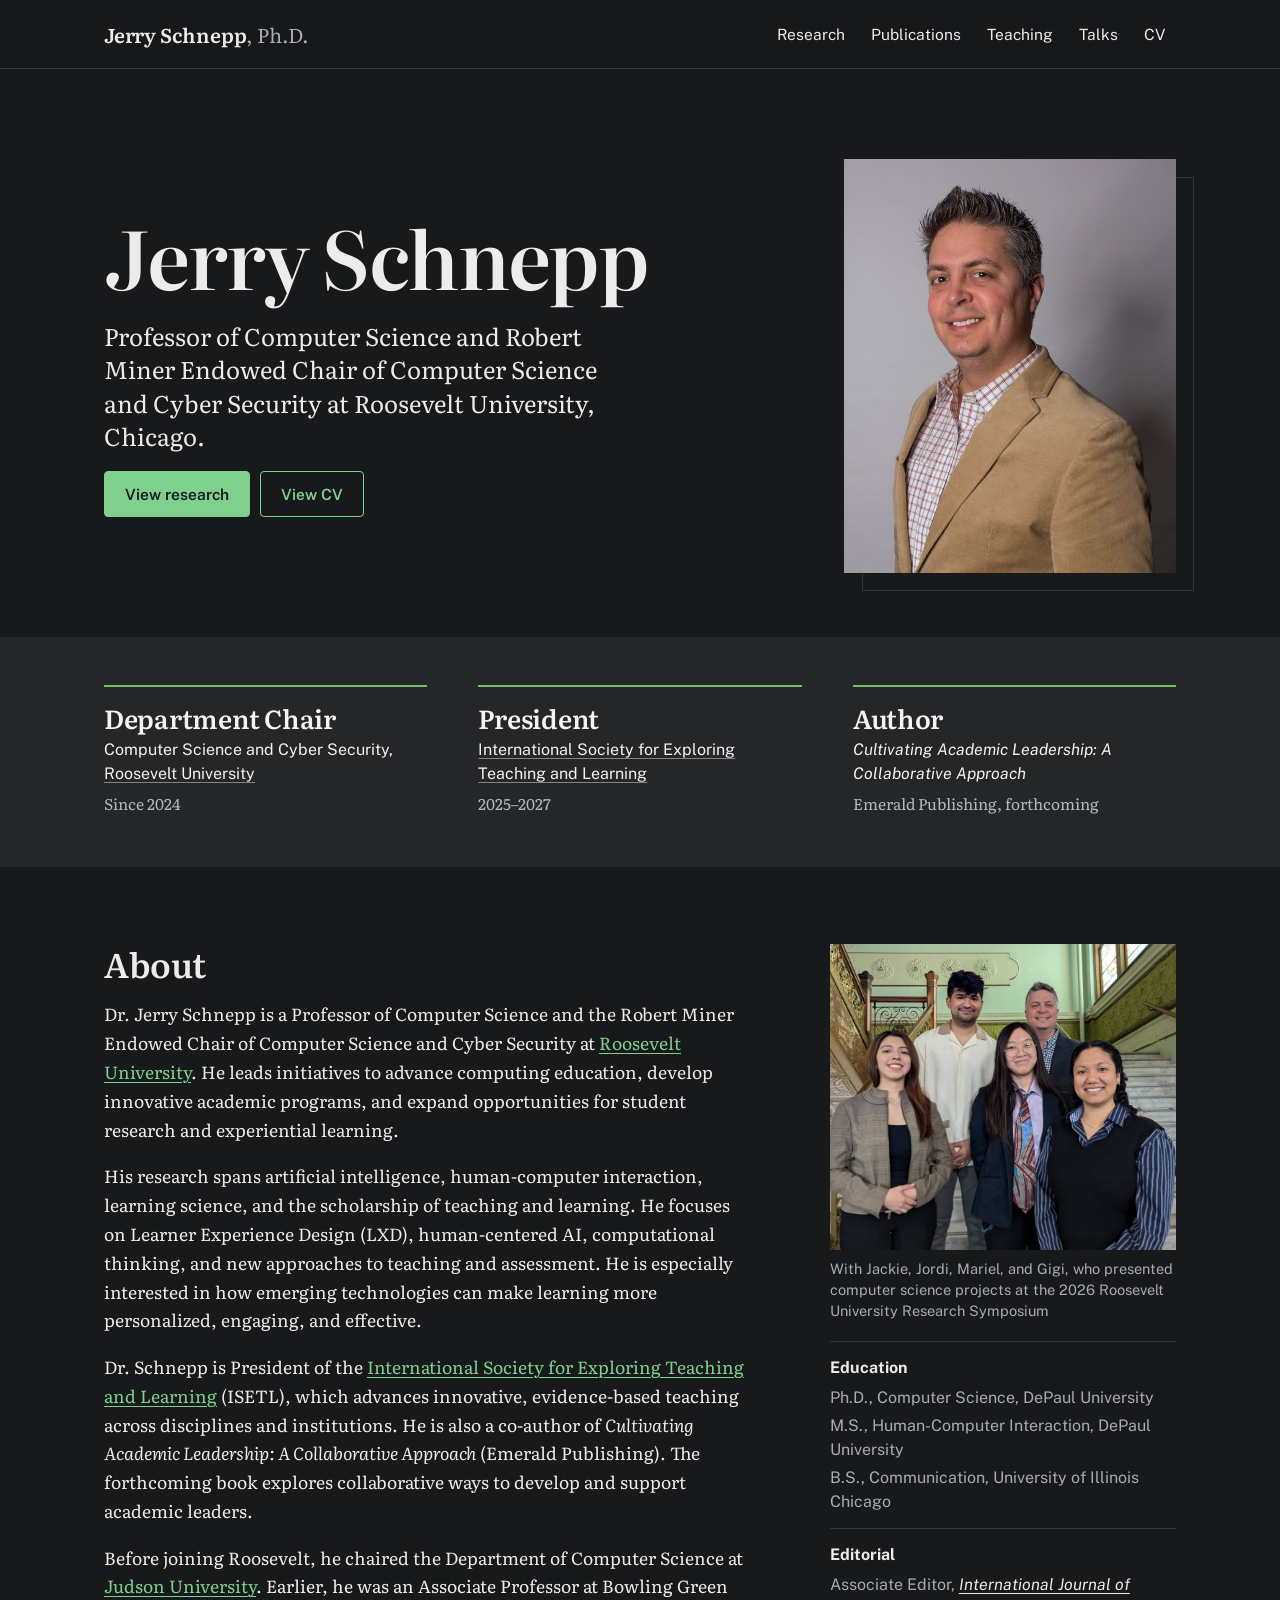
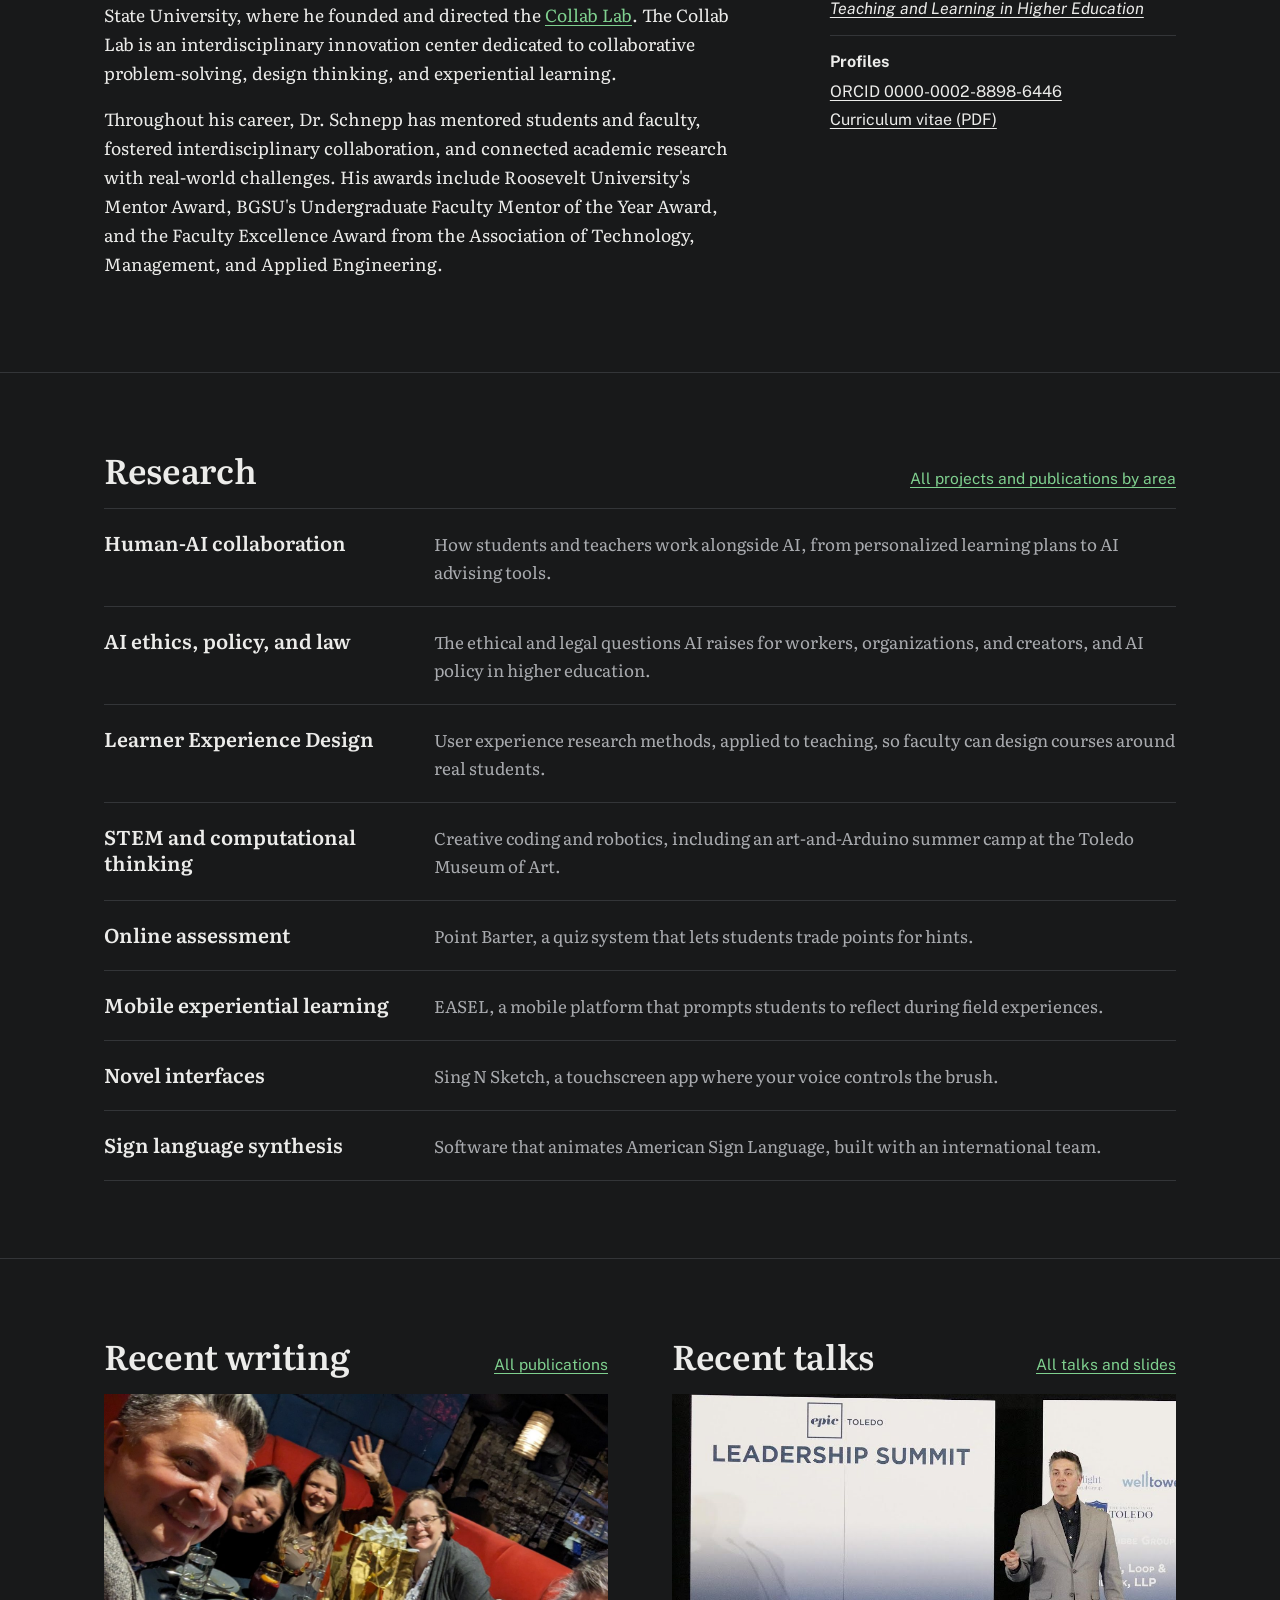
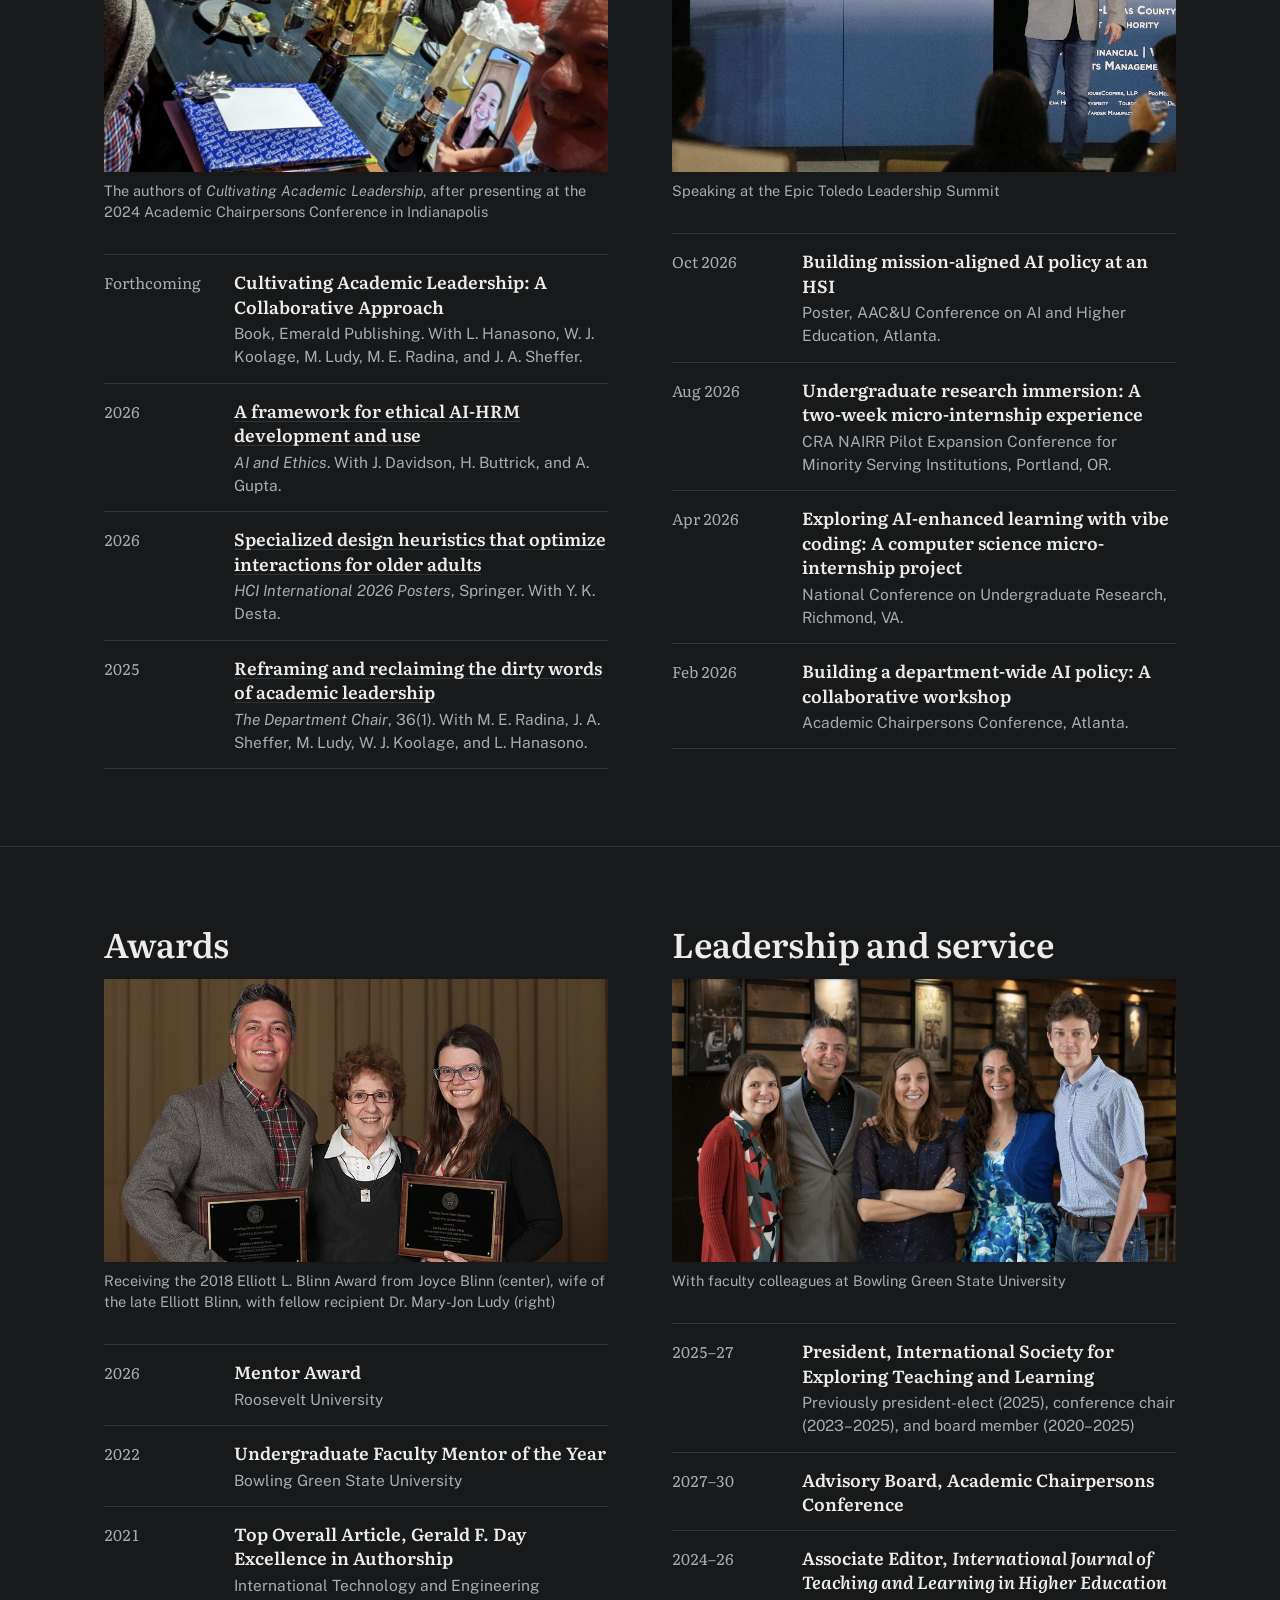
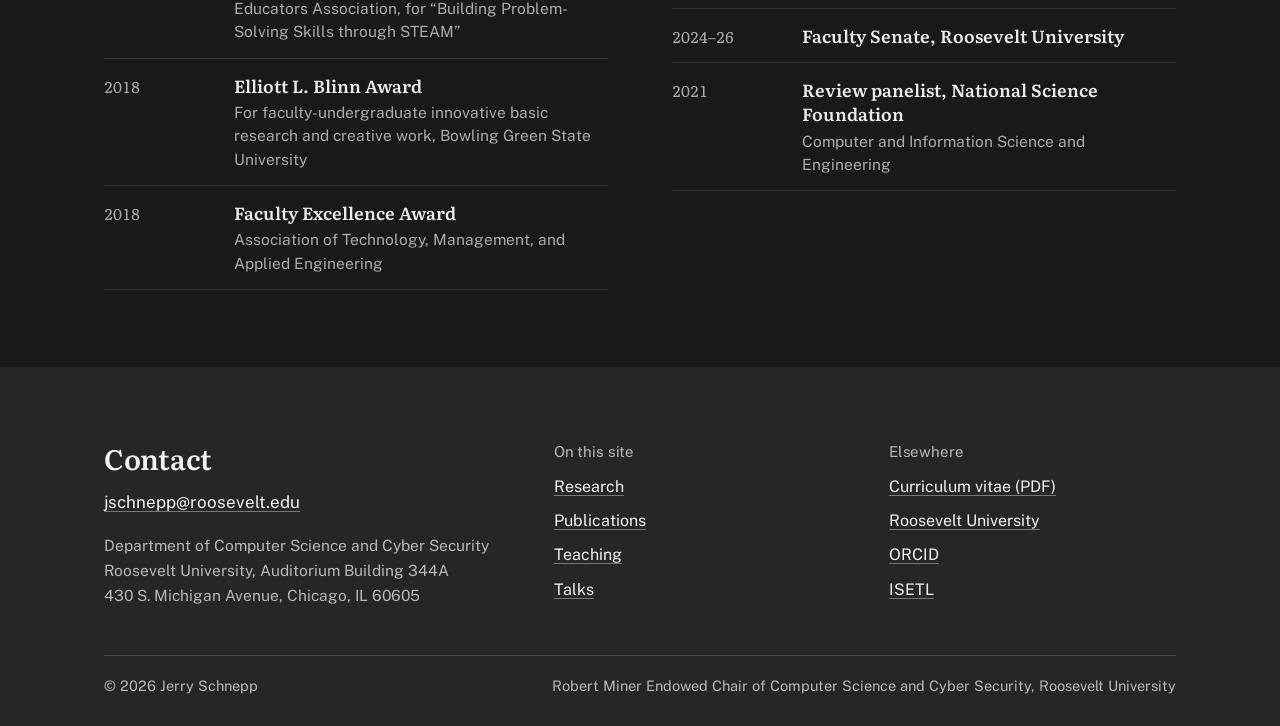
<file: index.html>
<!DOCTYPE html>
<html lang="en">
<head>
<meta charset="utf-8">
<meta name="viewport" content="width=device-width, initial-scale=1">
<title>Jerry Schnepp</title>
<meta name="description" content="Jerry Schnepp is Professor and Robert Miner Endowed Chair of Computer Science and Cyber Security at Roosevelt University in Chicago. He studies learner experience design, AI in education, and human-computer interaction.">
<link rel="canonical" href="https://www.jerryschnepp.com/">
<meta property="og:type" content="website">
<meta property="og:title" content="Jerry Schnepp">
<meta property="og:description" content="Jerry Schnepp is Professor and Robert Miner Endowed Chair of Computer Science and Cyber Security at Roosevelt University in Chicago. He studies learner experience design, AI in education, and human-computer interaction.">
<meta property="og:url" content="https://www.jerryschnepp.com/">
<meta property="og:image" content="https://www.jerryschnepp.com/img/og-image.png">
<meta name="twitter:card" content="summary_large_image">
<meta name="theme-color" content="#2a2c2f">
<meta name="color-scheme" content="dark">
<link rel="icon" href="img/favicon.svg" type="image/svg+xml">
<link rel="preload" href="fonts/literata-variable.woff2" as="font" type="font/woff2" crossorigin>
<link rel="preload" href="fonts/public-sans-variable.woff2" as="font" type="font/woff2" crossorigin>
<link rel="stylesheet" href="css/site.css?v=48941ee0">
<script type="application/ld+json">
{"@context":"https://schema.org","@type":"Person","name":"Jerry Schnepp","honorificPrefix":"Dr.",
"jobTitle":"Professor and Robert Miner Endowed Chair of Computer Science and Cyber Security",
"worksFor":{"@type":"CollegeOrUniversity","name":"Roosevelt University","url":"https://www.roosevelt.edu/"},
"alumniOf":[{"@type":"CollegeOrUniversity","name":"DePaul University"},{"@type":"CollegeOrUniversity","name":"University of Illinois Chicago"}],
"email":"mailto:jschnepp@roosevelt.edu","sameAs":["https://orcid.org/0000-0002-8898-6446"],"url":"https://www.jerryschnepp.com/","image":"https://www.jerryschnepp.com/img/jerry-schnepp.jpg"}
</script>
</head>
<body>
<a class="skip" href="#main">Skip to content</a>
<header class="site-head">
  <div class="wrap">
    <a class="brand" href="index.html">Jerry Schnepp<span>, Ph.D.</span></a>
    <nav aria-label="Main"><ul class="nav">
      <li><a href="research.html">Research</a></li><li><a href="publications.html">Publications</a></li><li><a href="teaching.html">Teaching</a></li><li><a href="talks.html">Talks</a></li><li><a href="cv.pdf">CV</a></li>
    </ul></nav>
  </div>
</header>
<main id="main">
  <section class="hero" aria-labelledby="name">
    <div class="wrap">
      <div>
        <h1 id="name">Jerry Schnepp</h1>
        <p class="role">Professor of Computer Science and Robert Miner Endowed Chair of Computer Science and Cyber Security at Roosevelt University, Chicago.</p>
   
        <div class="actions">
          <a class="btn solid" href="research.html">View research</a>
          <a class="btn" href="cv.pdf">View CV</a>
        </div>
      </div>
      <figure>
        <img class="portrait" src="img/jerry-schnepp.jpg" width="640" height="800" alt="Jerry Schnepp, smiling, in a tan corduroy jacket and checked shirt, turned toward the page.">
      </figure>
    </div>
  </section>

  <section class="roles" aria-label="Current roles">
    <div class="wrap">
      <div class="role-item">
        <h2>Department Chair</h2>
        <p>Computer Science and Cyber Security, <a href="https://www.roosevelt.edu/">Roosevelt University</a></p>
        <p class="when">Since 2024</p>
      </div>
      <div class="role-item">
        <h2>President</h2>
        <p><a href="https://www.isetl.org/">International Society for Exploring Teaching and Learning</a></p>
        <p class="when">2025–2027</p>
      </div>
      <div class="role-item">
        <h2>Author</h2>
        <p><i>Cultivating Academic Leadership: A Collaborative Approach</i></p>
        <p class="when">Emerald Publishing, forthcoming</p>
      </div>
    </div>
  </section>

  <section class="band" aria-labelledby="about">
    <div class="wrap about">
      <div>
        <h2 id="about">About</h2>
        <p>Dr. Jerry Schnepp is a Professor of Computer Science and the Robert Miner Endowed Chair of Computer Science and Cyber Security at <a href="https://www.roosevelt.edu/">Roosevelt University</a>. He leads initiatives to advance computing education, develop innovative academic programs, and expand opportunities for student research and experiential learning.</p>
        <p>His research spans artificial intelligence, human-computer interaction, learning science, and the scholarship of teaching and learning. He focuses on Learner Experience Design (LXD), human-centered AI, computational thinking, and new approaches to teaching and assessment. He is especially interested in how emerging technologies can make learning more personalized, engaging, and effective.</p>
        <p>Dr. Schnepp is President of the <a href="https://www.isetl.org/">International Society for Exploring Teaching and Learning</a> (ISETL), which advances innovative, evidence-based teaching across disciplines and institutions. He is also a co-author of <i>Cultivating Academic Leadership: A Collaborative Approach</i> (Emerald Publishing). The forthcoming book explores collaborative ways to develop and support academic leaders.</p>
        <p>Before joining Roosevelt, he chaired the Department of Computer Science at <a href="https://www.judsonu.edu/">Judson University</a>. Earlier, he was an Associate Professor at Bowling Green State University, where he founded and directed the <a href="https://www.bgsu.edu/library/collab-lab.html">Collab Lab</a>. The Collab Lab is an interdisciplinary innovation center dedicated to collaborative problem-solving, design thinking, and experiential learning.</p>
        <p>Throughout his career, Dr. Schnepp has mentored students and faculty, fostered interdisciplinary collaboration, and connected academic research with real-world challenges. His awards include Roosevelt University's Mentor Award, BGSU's Undergraduate Faculty Mentor of the Year Award, and the Faculty Excellence Award from the Association of Technology, Management, and Applied Engineering.</p>
      </div>
      <div class="about-side">
      <figure>
        <img src="img/research-symposium-2026.jpg" width="960" height="848" alt="Jerry Schnepp with four students on the ornate marble staircase of Roosevelt University's Auditorium Building." loading="lazy">
        <figcaption>With Jackie, Jordi, Mariel, and Gigi, who presented computer science projects at the 2026 Roosevelt University Research Symposium</figcaption>
      </figure>
      <dl class="facts">
        <div>
          <dt>Education</dt>
          <dd><span>Ph.D., Computer Science, DePaul University</span><span>M.S., Human-Computer Interaction, DePaul University</span><span>B.S., Communication, University of Illinois Chicago</span></dd>
        </div>
        <div>
          <dt>Editorial</dt>
          <dd><span>Associate Editor, <a href="https://docs.lib.purdue.edu/ijtlhe/"><i>International Journal of Teaching and Learning in Higher Education</i></a></span></dd>
        </div>
        <div>
          <dt>Profiles</dt>
          <dd><span><a href="https://orcid.org/0000-0002-8898-6446">ORCID 0000-0002-8898-6446</a></span><span><a href="cv.pdf">Curriculum vitae (PDF)</a></span></dd>
        </div>
      </dl>
      </div>
    </div>
  </section>

  <section class="band" aria-labelledby="research">
    <div class="wrap">
      <div class="section-head">
        <h2 id="research">Research</h2>
        <a href="research.html">All projects and publications by area</a>
      </div>
      <ul class="areas">
        <li><a href="research.html#human-ai-collaboration"><span class="area-name">Human-AI collaboration</span><span class="area-desc">How students and teachers work alongside AI, from personalized learning plans to AI advising tools.</span></a></li>
        <li><a href="research.html#ai-ethics"><span class="area-name">AI ethics, policy, and law</span><span class="area-desc">The ethical and legal questions AI raises for workers, organizations, and creators, and AI policy in higher education.</span></a></li>
        <li><a href="research.html#learner-experience-design"><span class="area-name">Learner Experience Design</span><span class="area-desc">User experience research methods, applied to teaching, so faculty can design courses around real students.</span></a></li>
        <li><a href="research.html#technology-education"><span class="area-name">STEM and computational thinking</span><span class="area-desc">Creative coding and robotics, including an art-and-Arduino summer camp at the Toledo Museum of Art.</span></a></li>
        <li><a href="research.html#point-barter"><span class="area-name">Online assessment</span><span class="area-desc">Point Barter, a quiz system that lets students trade points for hints.</span></a></li>
        <li><a href="research.html#experiential-learning-technology"><span class="area-name">Mobile experiential learning</span><span class="area-desc">EASEL, a mobile platform that prompts students to reflect during field experiences.</span></a></li>
        <li><a href="research.html#sing-n-sketch"><span class="area-name">Novel interfaces</span><span class="area-desc">Sing N Sketch, a touchscreen app where your voice controls the brush.</span></a></li>
        <li><a href="research.html#sign-language-synthesis"><span class="area-name">Sign language synthesis</span><span class="area-desc">Software that animates American Sign Language, built with an international team.</span></a></li>
      </ul>
    </div>
  </section>

  <section class="band" aria-label="Recent work">
    <div class="wrap two-col">
      <div>
        <div class="section-head"><h2>Recent writing</h2><a href="publications.html">All publications</a></div>
        <figure class="inline-fig">
          <img src="img/book-coauthors-2024.jpg" width="1400" height="1050" alt="Jerry Schnepp taking a selfie with his co-authors around a restaurant table, one of them joining by video call on a phone." loading="lazy">
          <figcaption>The authors of <i>Cultivating Academic Leadership</i>, after presenting at the 2024 Academic Chairpersons Conference in Indianapolis</figcaption>
        </figure>
        <ul class="dated">
          <li><span class="when">Forthcoming</span><span><span class="what">Cultivating Academic Leadership: A Collaborative Approach</span><span class="where">Book, Emerald Publishing. With L. Hanasono, W. J. Koolage, M. Ludy, M. E. Radina, and J. A. Sheffer.</span></span></li>
          <li><span class="when">2026</span><span><span class="what"><a href="https://doi.org/10.1007/s43681-025-00858-7">A framework for ethical AI-HRM development and use</a></span><span class="where"><i>AI and Ethics</i>. With J. Davidson, H. Buttrick, and A. Gupta.</span></span></li>
          <li><span class="when">2026</span><span><span class="what"><a href="https://doi.org/10.1007/978-3-032-30552-7_50">Specialized design heuristics that optimize interactions for older adults</a></span><span class="where"><i>HCI International 2026 Posters</i>, Springer. With Y. K. Desta.</span></span></li>
          <li><span class="when">2025</span><span><span class="what"><a href="https://onlinelibrary.wiley.com/doi/10.1002/dch.30650">Reframing and reclaiming the dirty words of academic leadership</a></span><span class="where"><i>The Department Chair</i>, 36(1). With M. E. Radina, J. A. Sheffer, M. Ludy, W. J. Koolage, and L. Hanasono.</span></span></li>
        </ul>
      </div>
      <div>
        <div class="section-head"><h2>Recent talks</h2><a href="talks.html">All talks and slides</a></div>
        <figure class="inline-fig">
          <img src="img/epic-toledo-stage.jpg" width="960" height="720" alt="Jerry Schnepp speaking on stage in front of an Epic Toledo Leadership Summit backdrop, with audience members in the foreground." loading="lazy">
          <figcaption>Speaking at the Epic Toledo Leadership Summit</figcaption>
        </figure>
        <ul class="dated">
          <li><span class="when">Oct 2026</span><span><span class="what">Building mission-aligned AI policy at an HSI</span><span class="where">Poster, AAC&amp;U Conference on AI and Higher Education, Atlanta.</span></span></li>
          <li><span class="when">Aug 2026</span><span><span class="what">Undergraduate research immersion: A two-week micro-internship experience</span><span class="where">CRA NAIRR Pilot Expansion Conference for Minority Serving Institutions, Portland, OR.</span></span></li>
          <li><span class="when">Apr 2026</span><span><span class="what">Exploring AI-enhanced learning with vibe coding: A computer science micro-internship project</span><span class="where">National Conference on Undergraduate Research, Richmond, VA.</span></span></li>
          <li><span class="when">Feb 2026</span><span><span class="what">Building a department-wide AI policy: A collaborative workshop</span><span class="where">Academic Chairpersons Conference, Atlanta.</span></span></li>
        </ul>
      </div>
    </div>
  </section>

  <section class="band" aria-label="Awards and service">
    <div class="wrap two-col">
      <div>
        <h2>Awards</h2>
        <figure class="inline-fig">
          <img src="img/blinn-award-2018.jpg" width="850" height="478" alt="Jerry Schnepp and Dr. Mary-Jon Ludy holding their Elliott L. Blinn Award plaques, with Joyce Blinn standing between them." loading="lazy">
          <figcaption>Receiving the 2018 Elliott L. Blinn Award from Joyce Blinn (center), wife of the late Elliott Blinn, with fellow recipient Dr. Mary-Jon Ludy (right)</figcaption>
        </figure>
        <ul class="dated">
          <li><span class="when">2026</span><span><span class="what">Mentor Award</span><span class="where">Roosevelt University</span></span></li>
          <li><span class="when">2022</span><span><span class="what">Undergraduate Faculty Mentor of the Year</span><span class="where">Bowling Green State University</span></span></li>
          <li><span class="when">2021</span><span><span class="what">Top Overall Article, Gerald F. Day Excellence in Authorship</span><span class="where">International Technology and Engineering Educators Association, for “Building Problem-Solving Skills through STEAM”</span></span></li>
          <li><span class="when">2018</span><span><span class="what">Elliott L. Blinn Award</span><span class="where">For faculty-undergraduate innovative basic research and creative work, Bowling Green State University</span></span></li>
          <li><span class="when">2018</span><span><span class="what">Faculty Excellence Award</span><span class="where">Association of Technology, Management, and Applied Engineering</span></span></li>
        </ul>
      </div>
      <div>
        <h2>Leadership and service</h2>
        <figure class="inline-fig">
          <img src="img/bgsu-colleagues.jpg" width="1400" height="787" alt="Jerry Schnepp standing with four faculty colleagues in front of a wood-paneled wall of framed historic photographs." loading="lazy">
          <figcaption>With faculty colleagues at Bowling Green State University</figcaption>
        </figure>
        <ul class="dated">
          <li><span class="when">2025–27</span><span><span class="what">President, International Society for Exploring Teaching and Learning</span><span class="where">Previously president-elect (2025), conference chair (2023–2025), and board member (2020–2025)</span></span></li>
          <li><span class="when">2027–30</span><span><span class="what">Advisory Board, Academic Chairpersons Conference</span></span></li>
          <li><span class="when">2024–26</span><span><span class="what">Associate Editor, <i>International Journal of Teaching and Learning in Higher Education</i></span></span></li>
          <li><span class="when">2024–26</span><span><span class="what">Faculty Senate, Roosevelt University</span></span></li>
          <li><span class="when">2021</span><span><span class="what">Review panelist, National Science Foundation</span><span class="where">Computer and Information Science and Engineering</span></span></li>
        </ul>
      </div>
    </div>
  </section>
</main>
<footer class="site-foot">
  <div class="wrap">
    <span class="foot-scale" aria-hidden="true"></span>
    <div class="foot-grid">
      <div>
        <h2>Contact</h2>
        <p><a href="mailto:jschnepp@roosevelt.edu">jschnepp@roosevelt.edu</a></p>
        <address>Department of Computer Science and Cyber Security<br>Roosevelt University, Auditorium Building 344A<br>430 S. Michigan Avenue, Chicago, IL 60605</address>
      </div>
      <div>
        <h3>On this site</h3>
        <ul>
          <li><a href="research.html">Research</a></li>
          <li><a href="publications.html">Publications</a></li>
          <li><a href="teaching.html">Teaching</a></li>
          <li><a href="talks.html">Talks</a></li>
        </ul>
      </div>
      <div>
        <h3>Elsewhere</h3>
        <ul>
          <li><a href="cv.pdf">Curriculum vitae (PDF)</a></li>
          <li><a href="https://www.roosevelt.edu/">Roosevelt University</a></li>
          <li><a href="https://orcid.org/0000-0002-8898-6446">ORCID</a></li>
          <li><a href="https://www.isetl.org/">ISETL</a></li>
        </ul>
      </div>
    </div>
    <div class="foot-base">
      <span>&copy; 2026 Jerry Schnepp</span>
      <span>Robert Miner Endowed Chair of Computer Science and Cyber Security, Roosevelt University</span>
    </div>
  </div>
</footer>
</body>
</html>
</file>
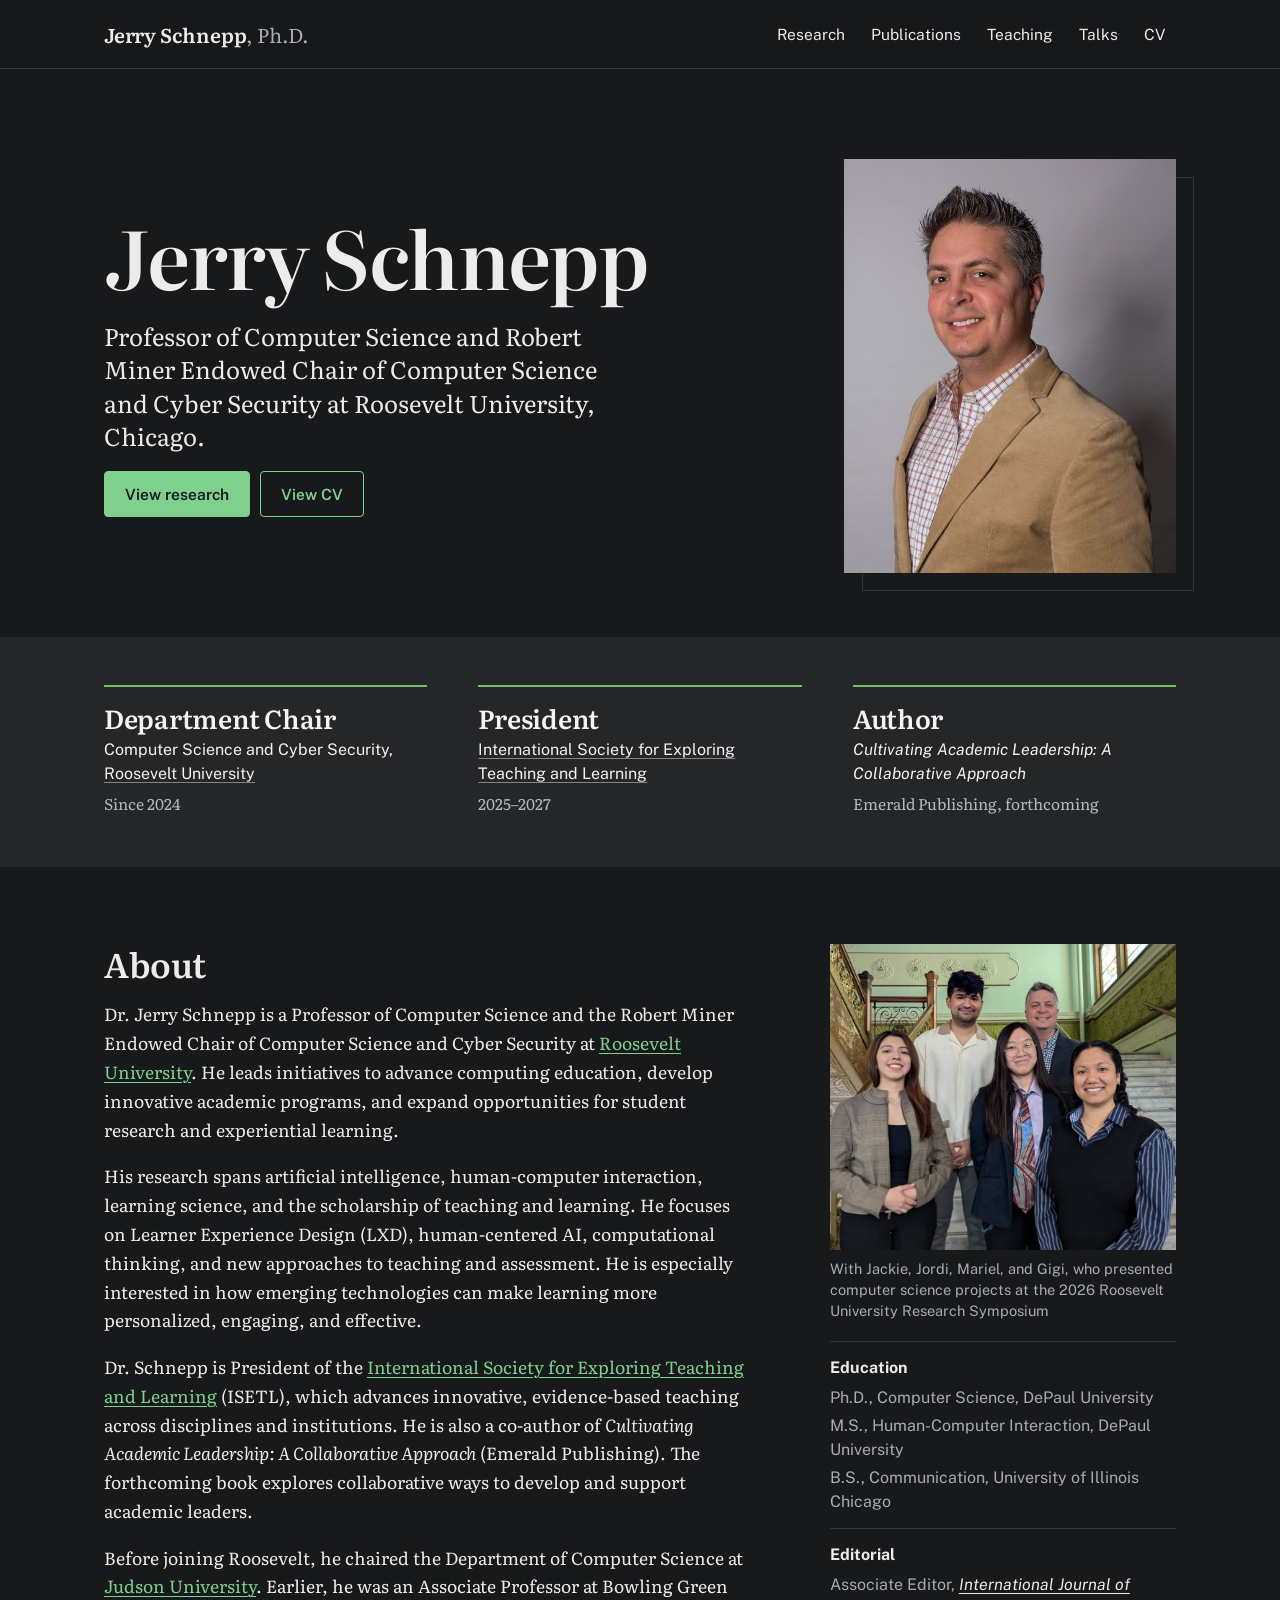
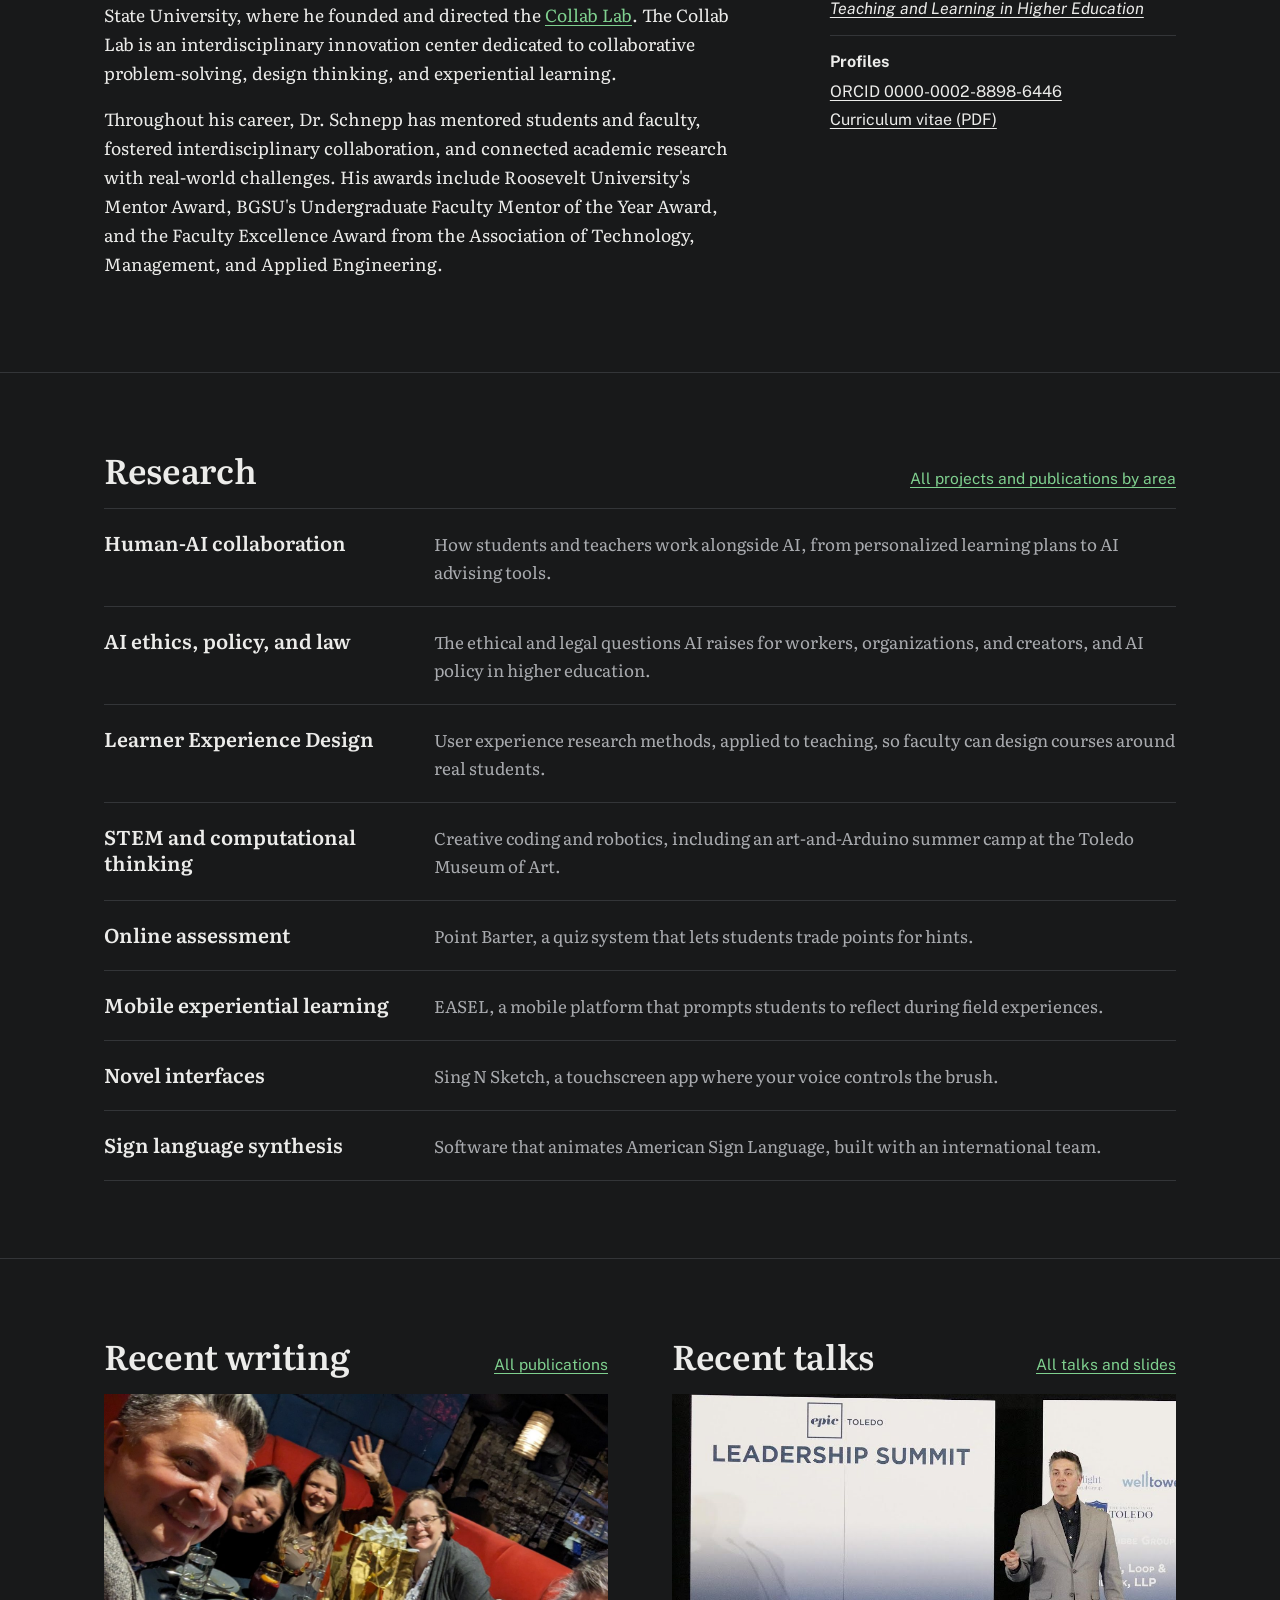
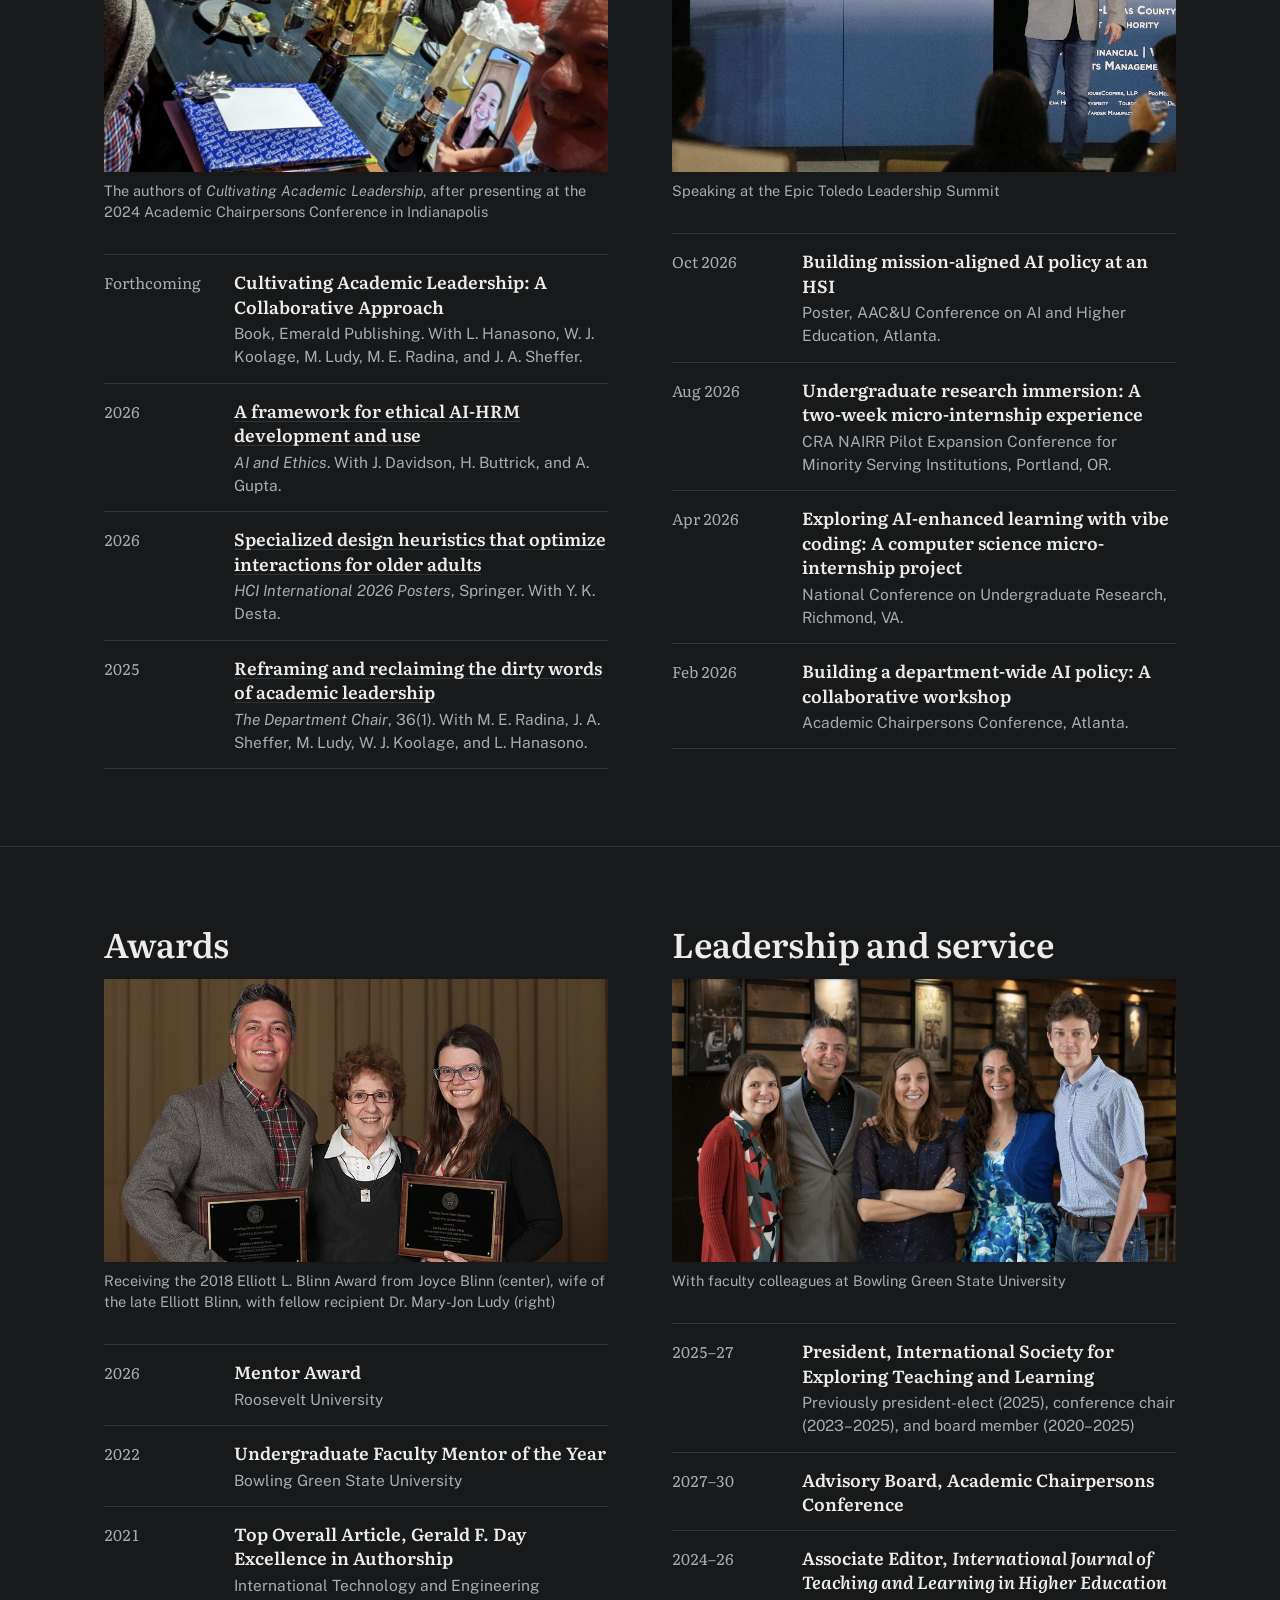
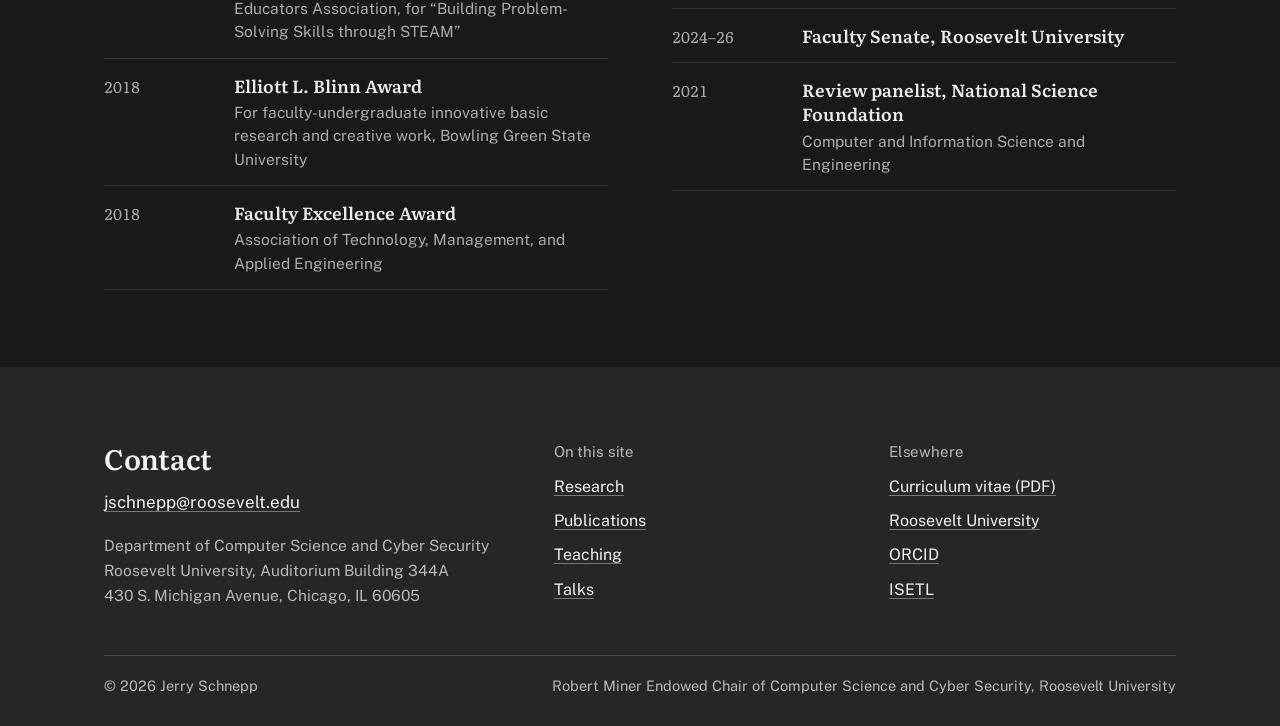
<file: home/index.html>
<!DOCTYPE html>
<html lang="en"><head><meta charset="utf-8">
<title>Moved</title>
<link rel="canonical" href="https://www.jerryschnepp.com/">
<meta name="robots" content="noindex">
<meta http-equiv="refresh" content="0; url=../">
<script>location.replace("../");</script>
</head><body><p>This page moved to <a href="../">../</a>.</p></body></html>
</file>
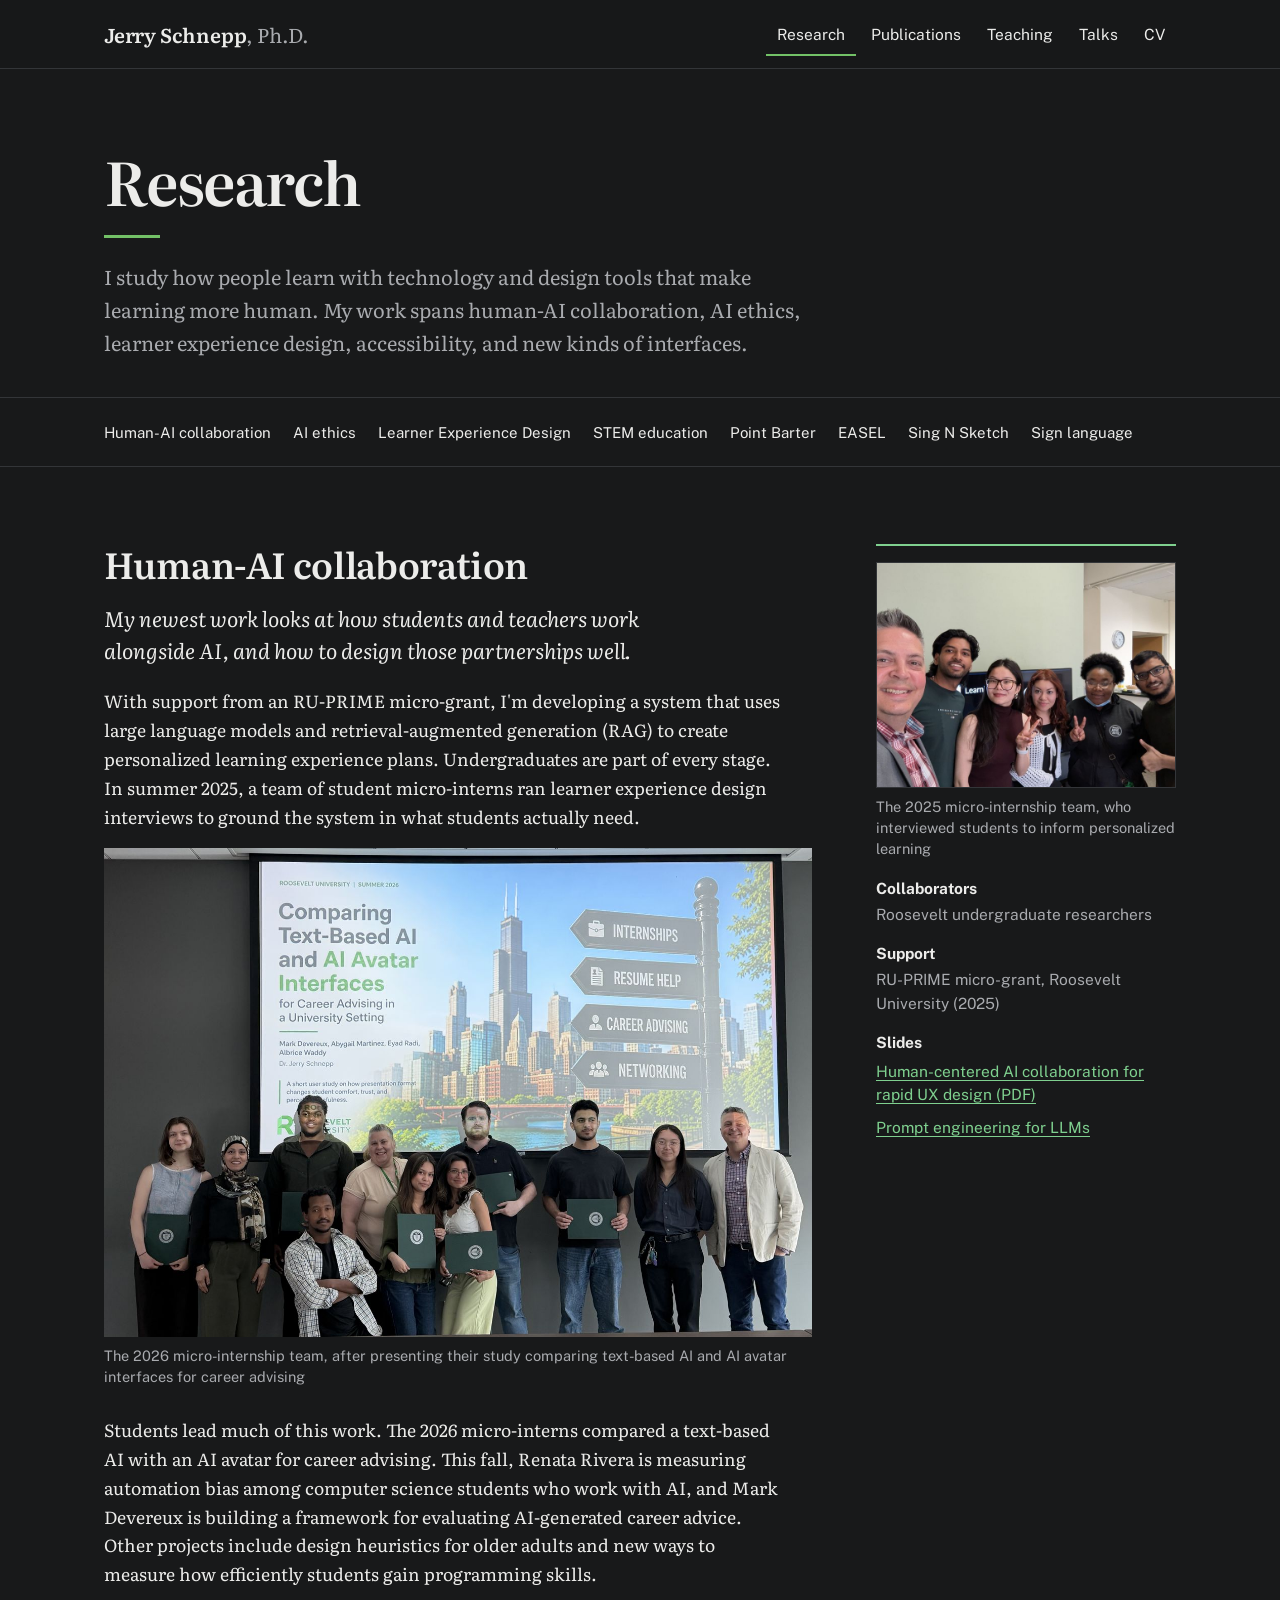
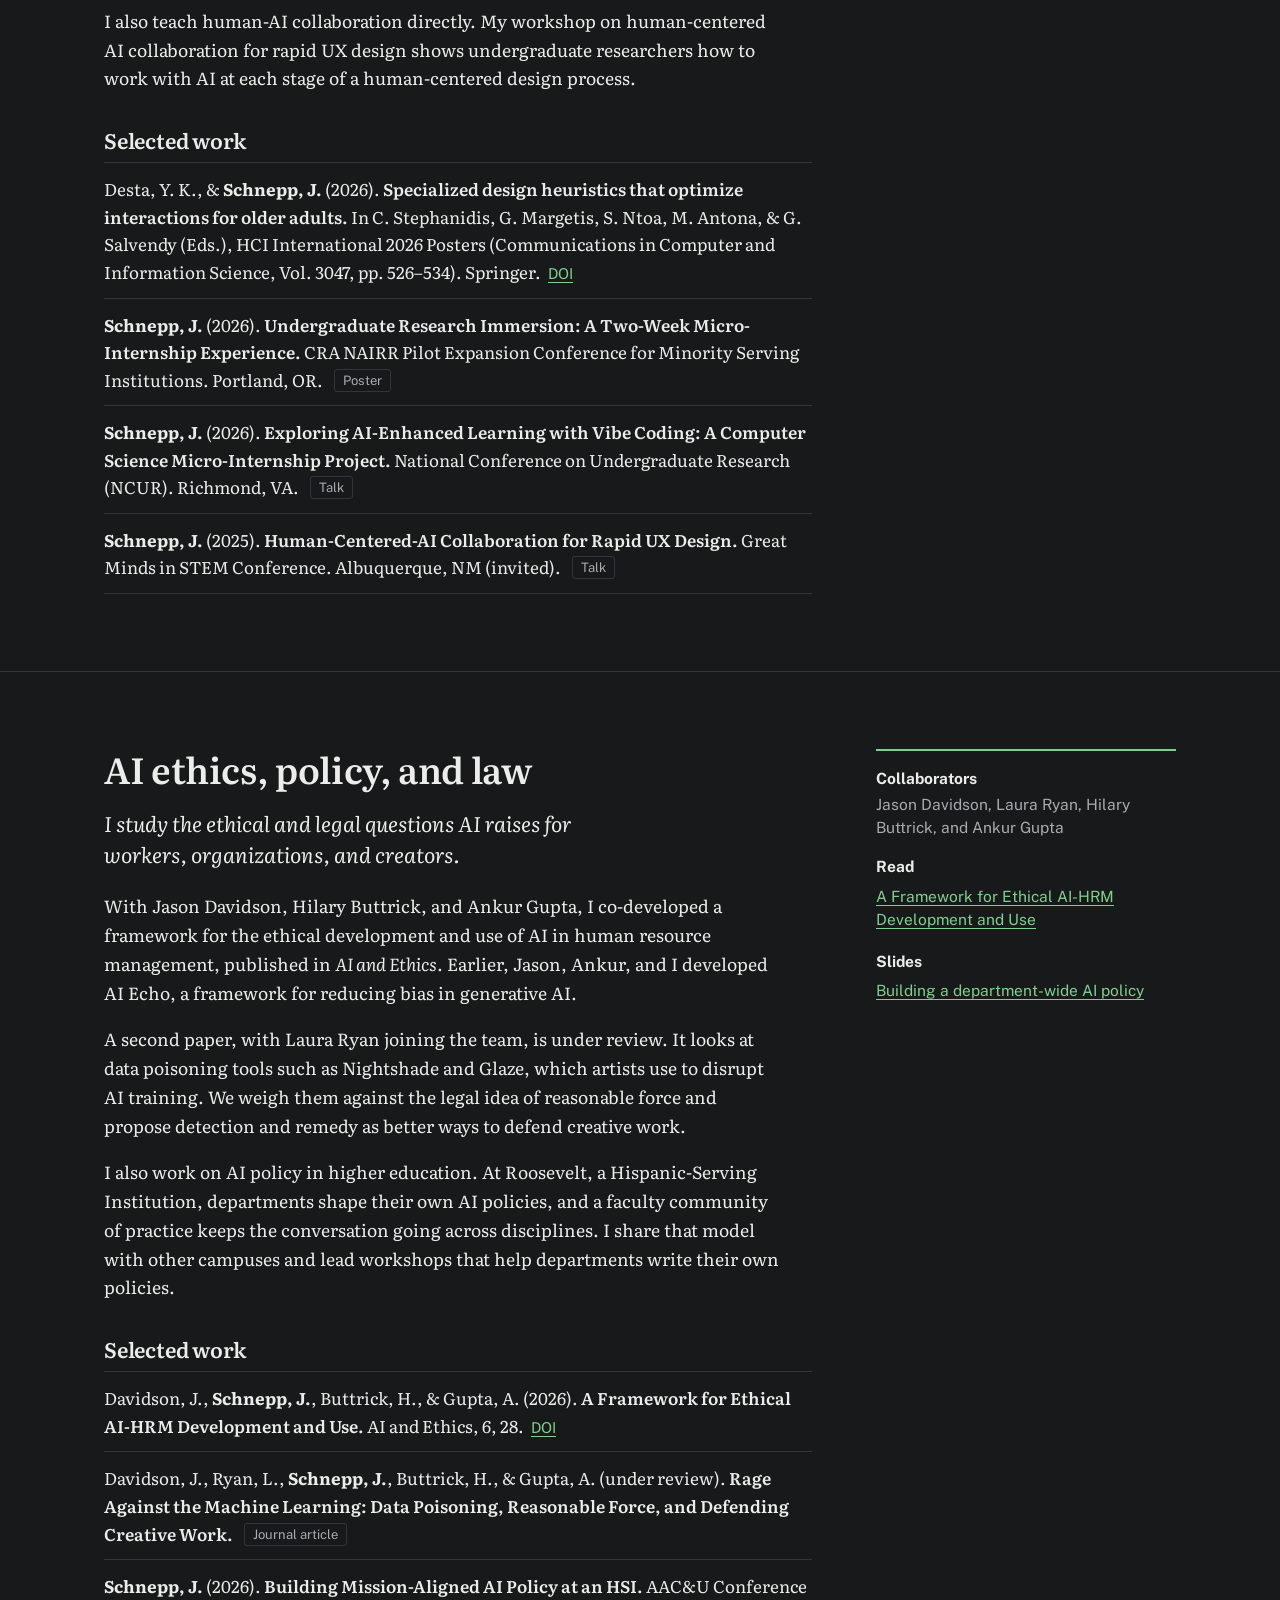
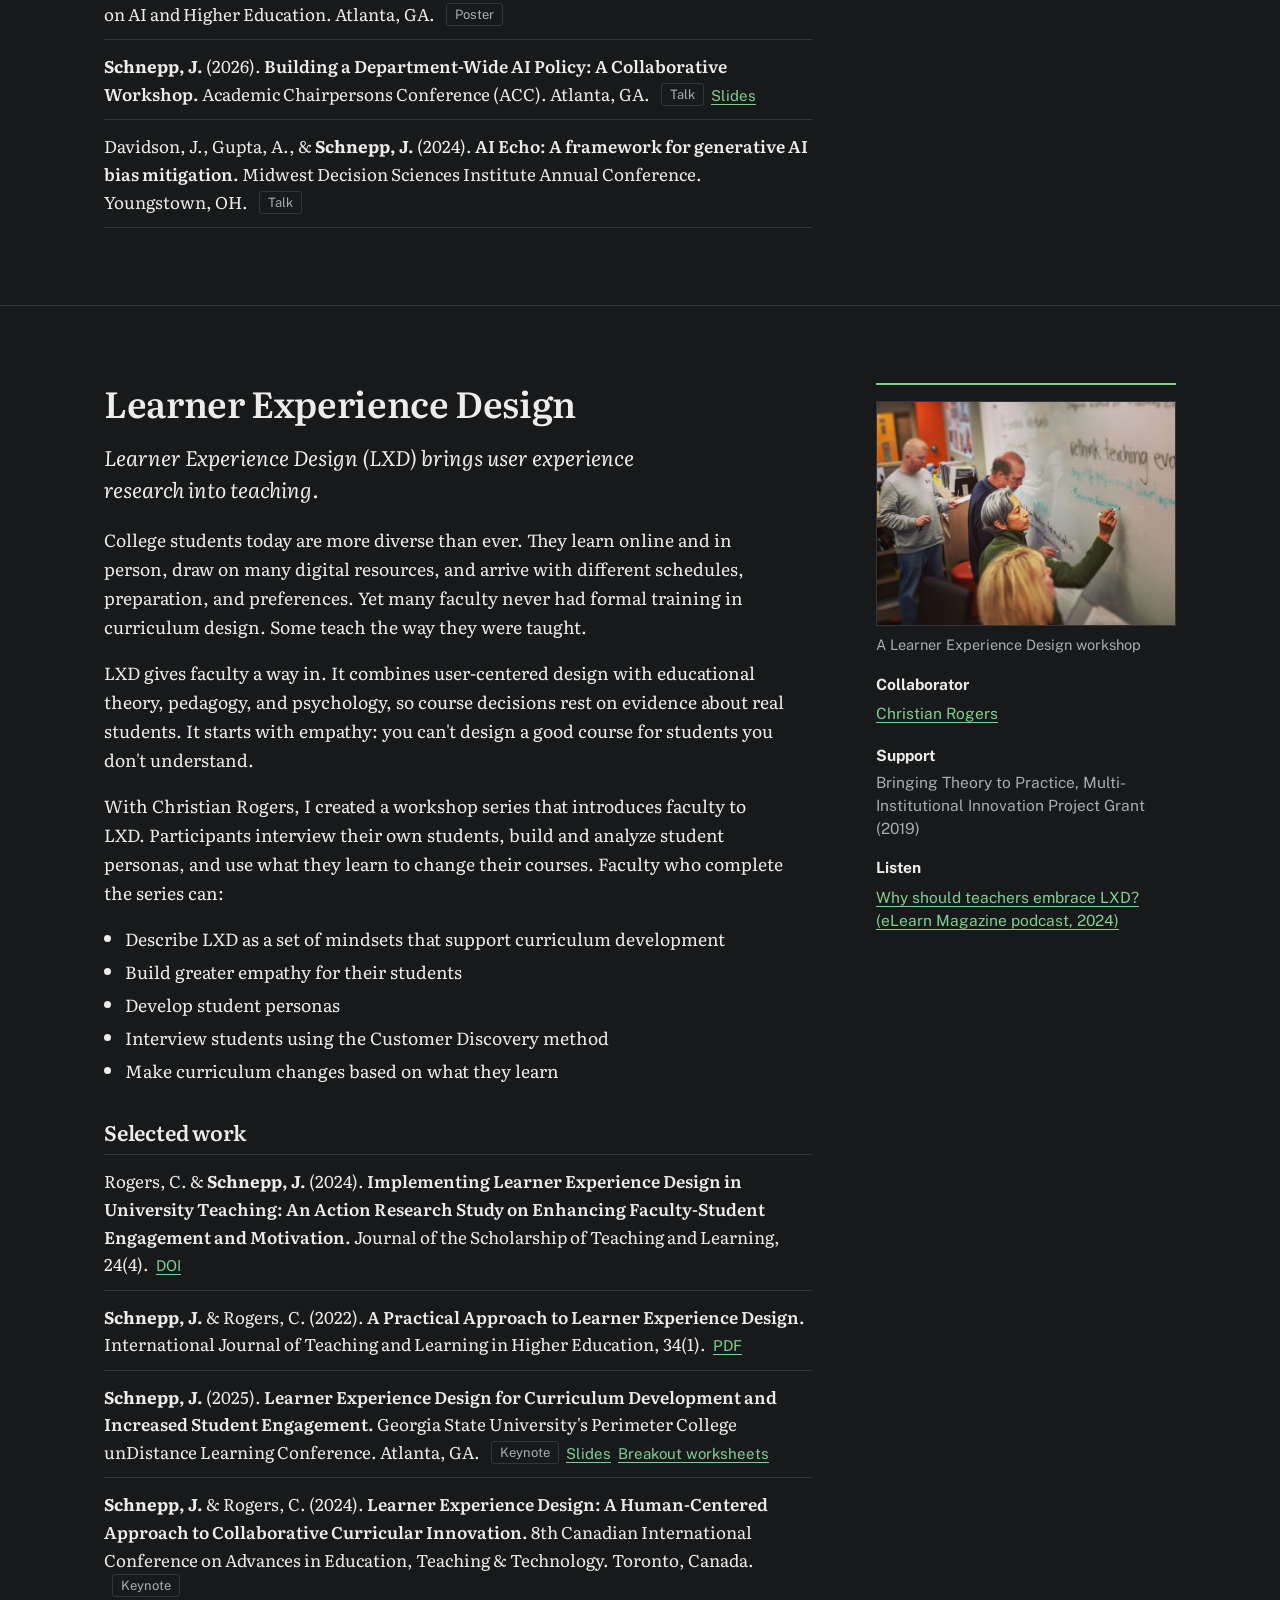
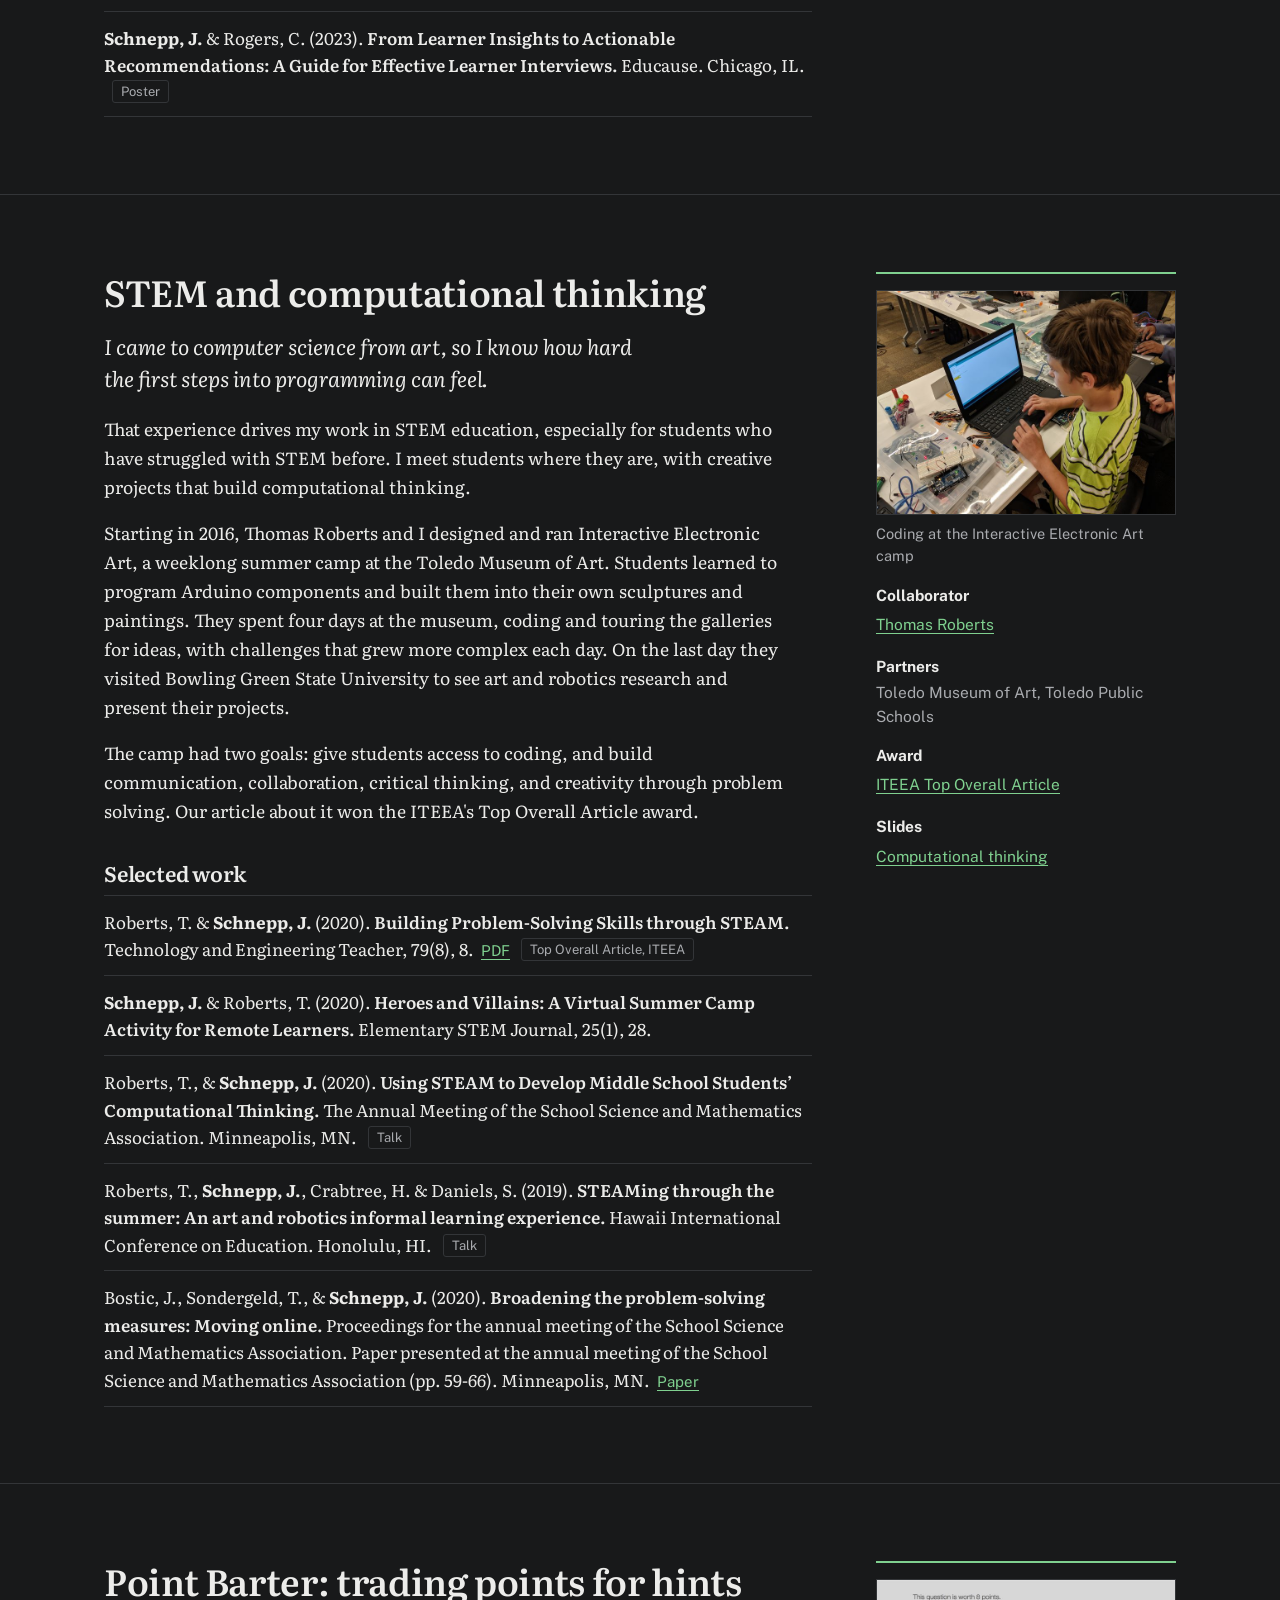
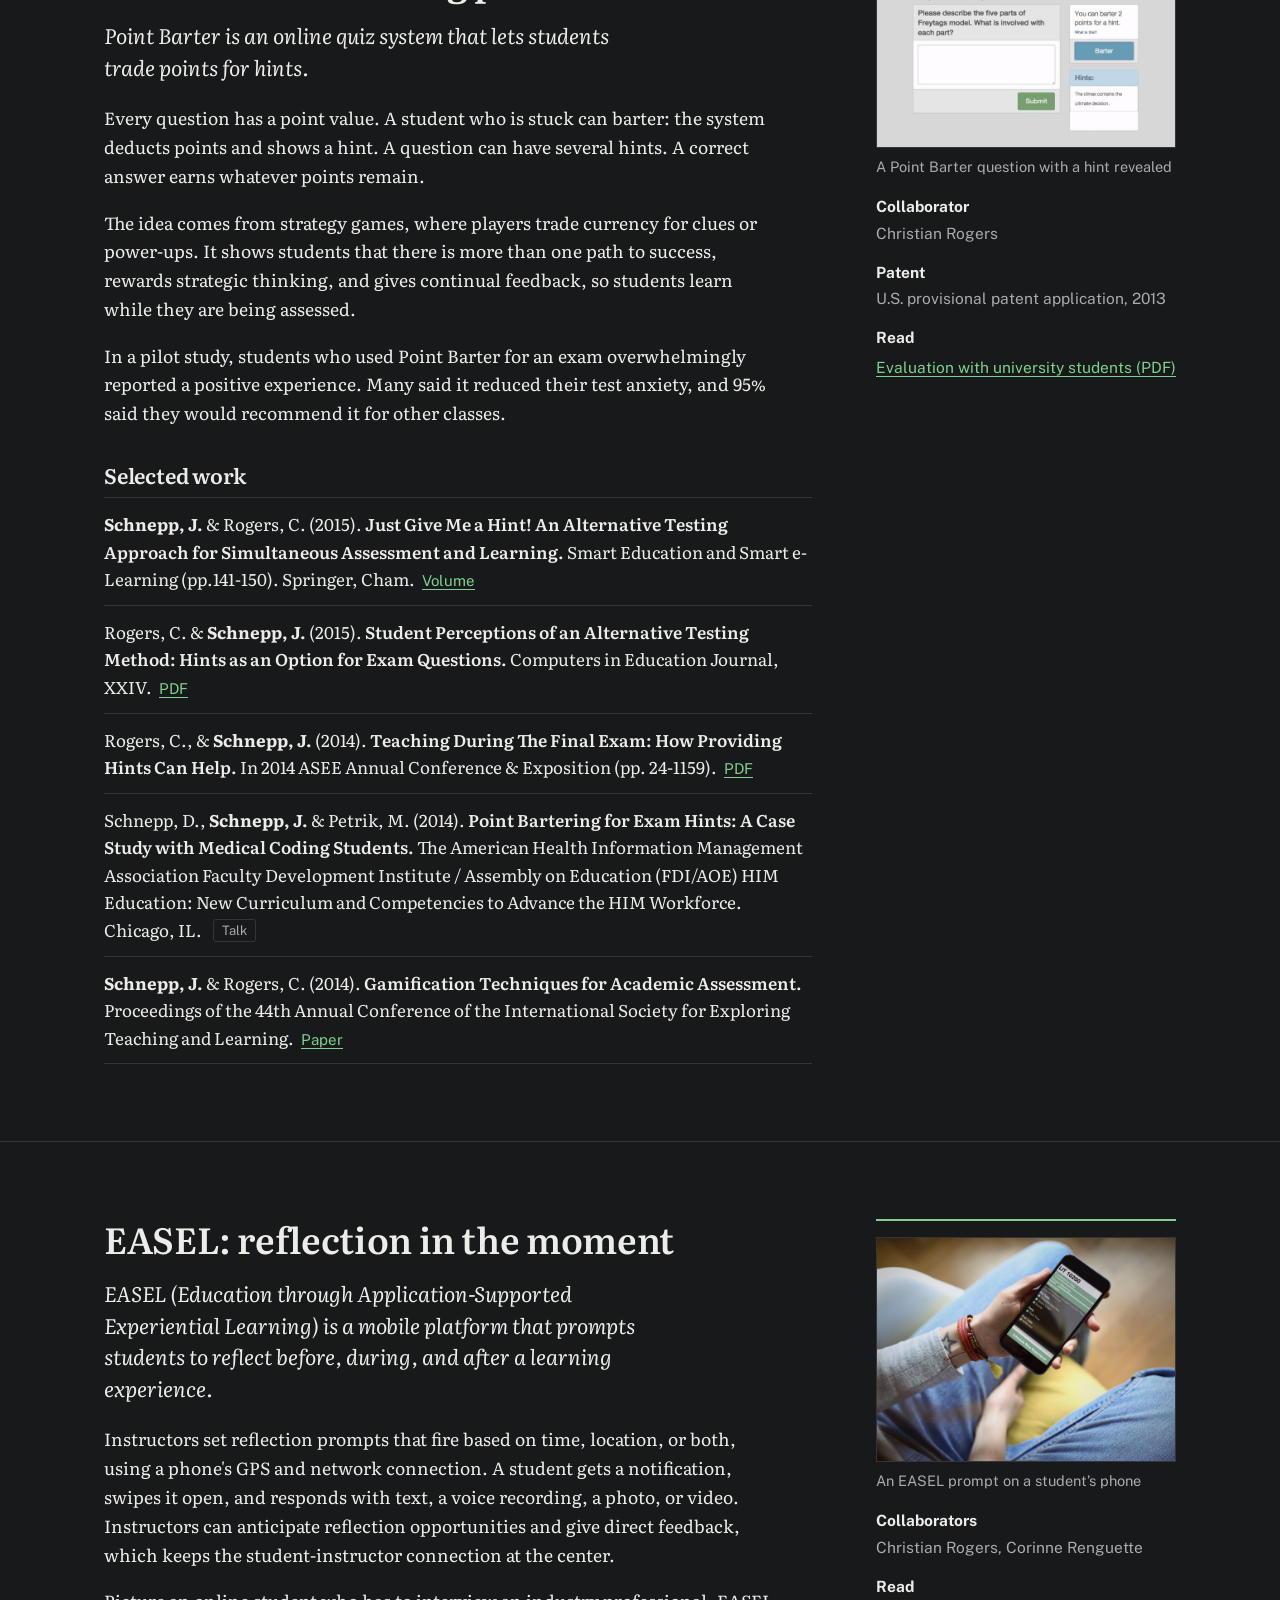
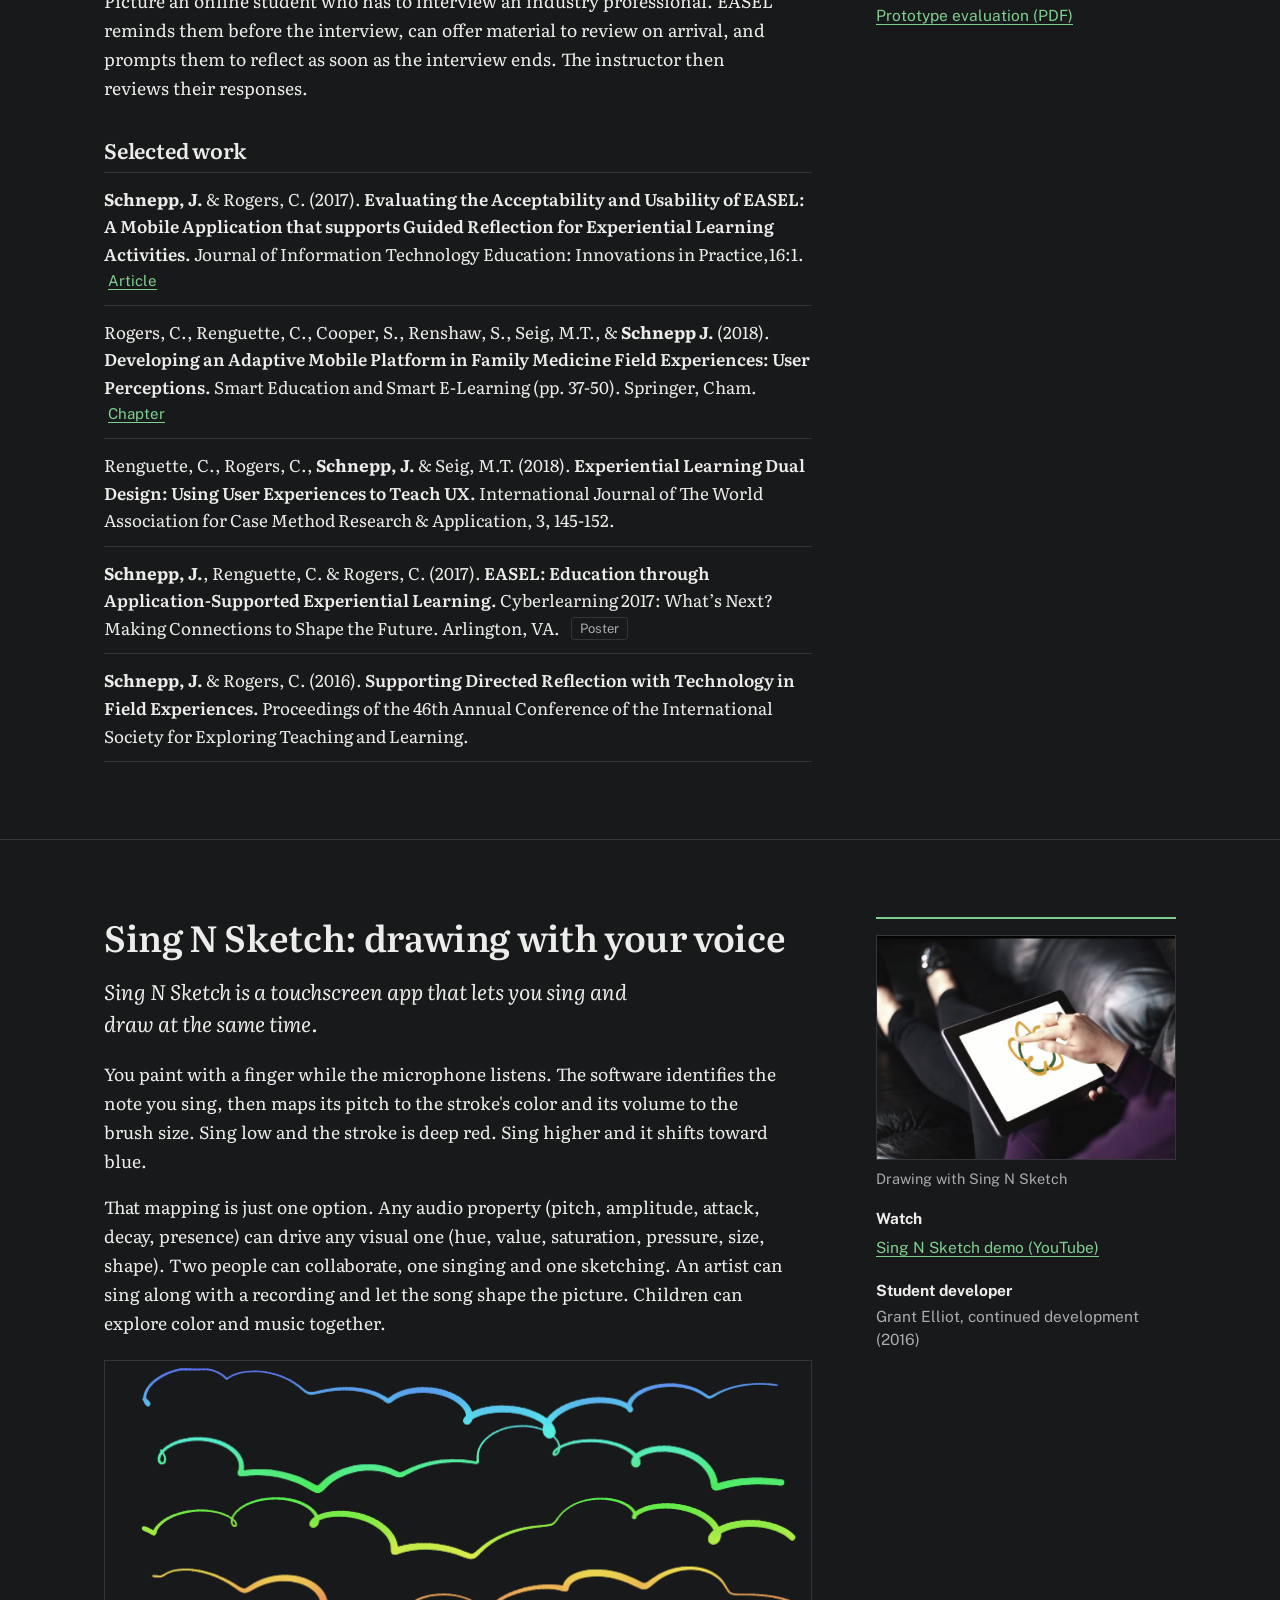
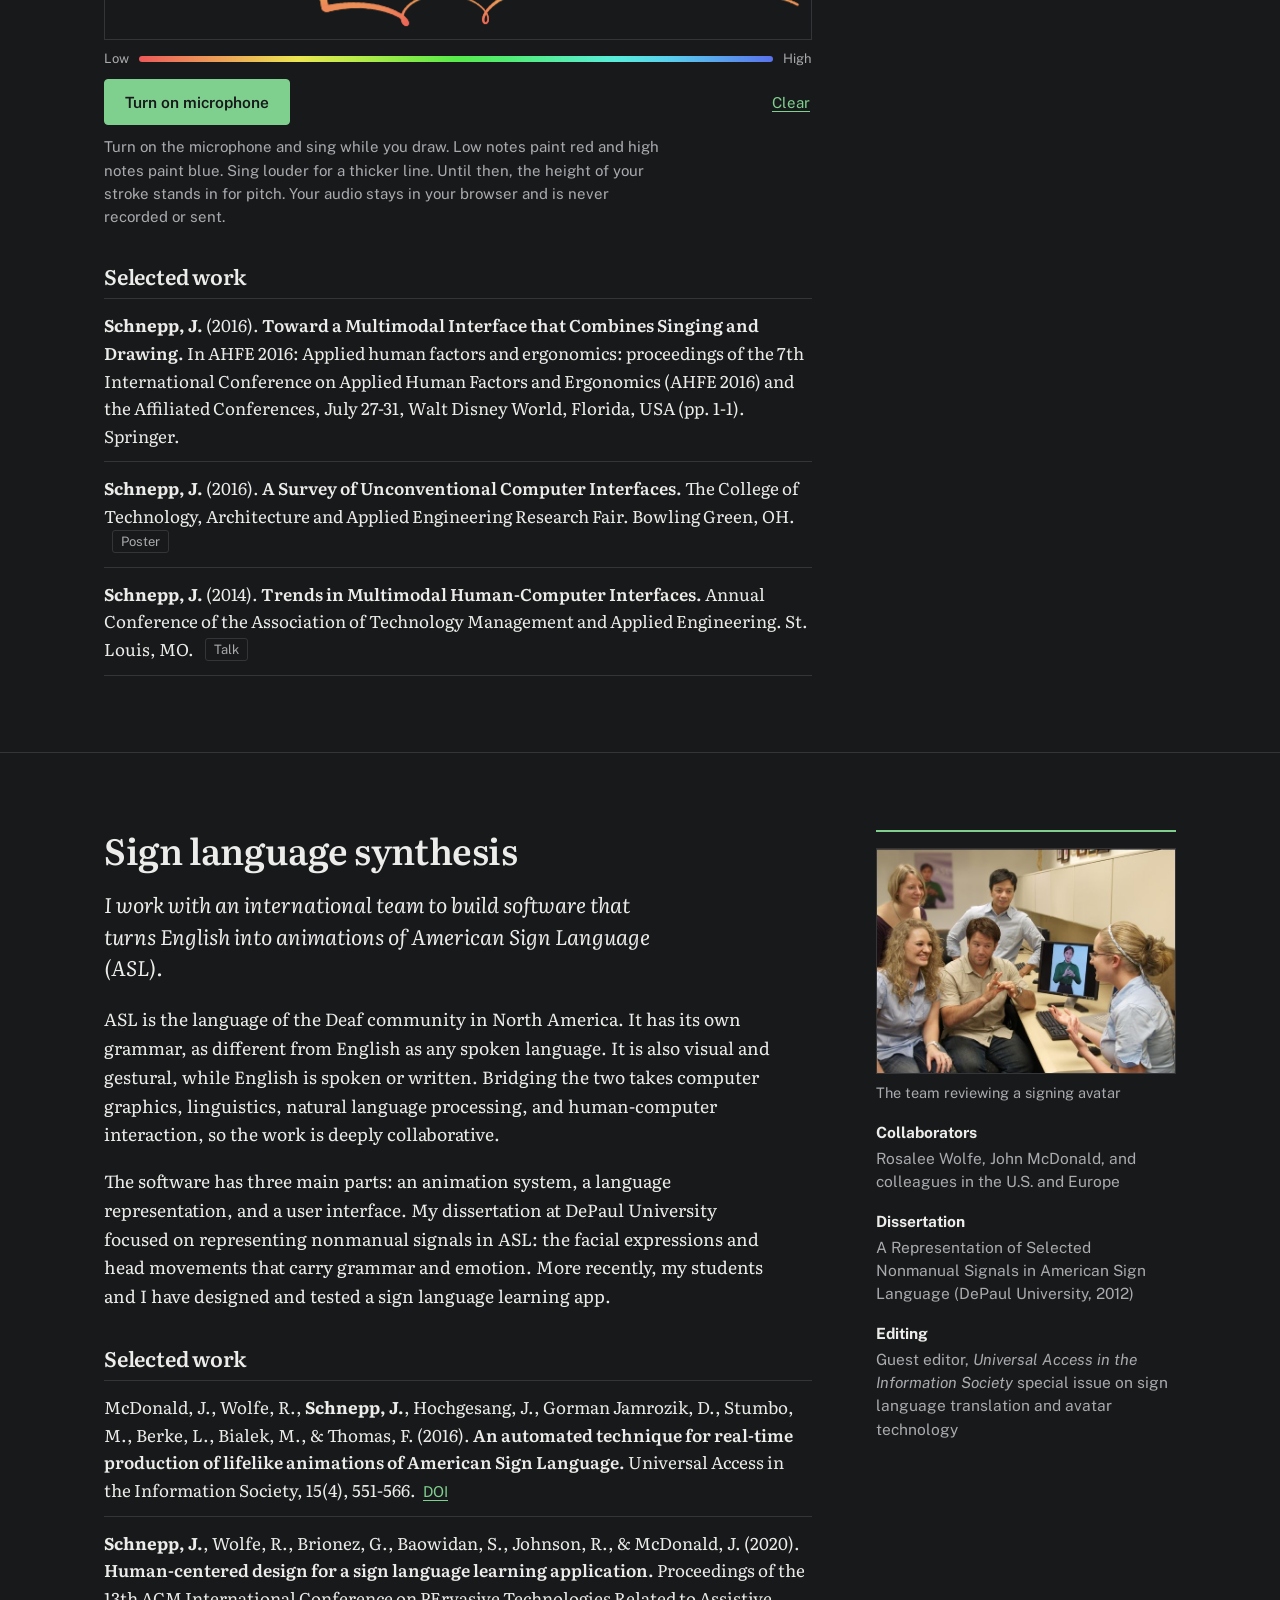
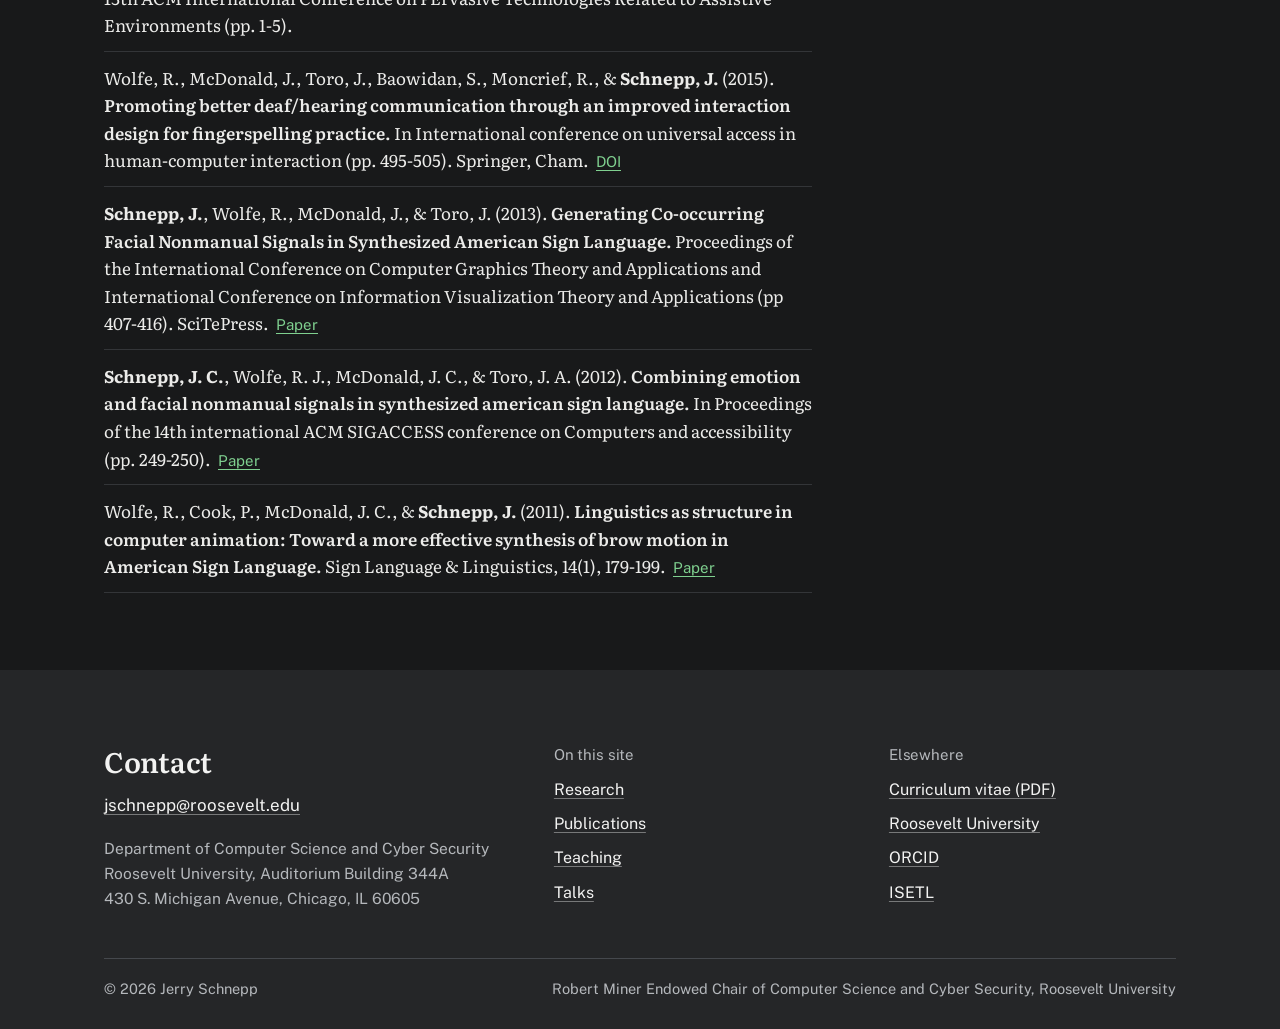
<file: projects/index.html>
<!DOCTYPE html>
<html lang="en"><head><meta charset="utf-8">
<title>Moved</title>
<link rel="canonical" href="https://www.jerryschnepp.com/research.html">
<meta name="robots" content="noindex">
<meta http-equiv="refresh" content="0; url=../research.html">
<script>location.replace("../research.html");</script>
</head><body><p>This page moved to <a href="../research.html">../research.html</a>.</p></body></html>
</file>
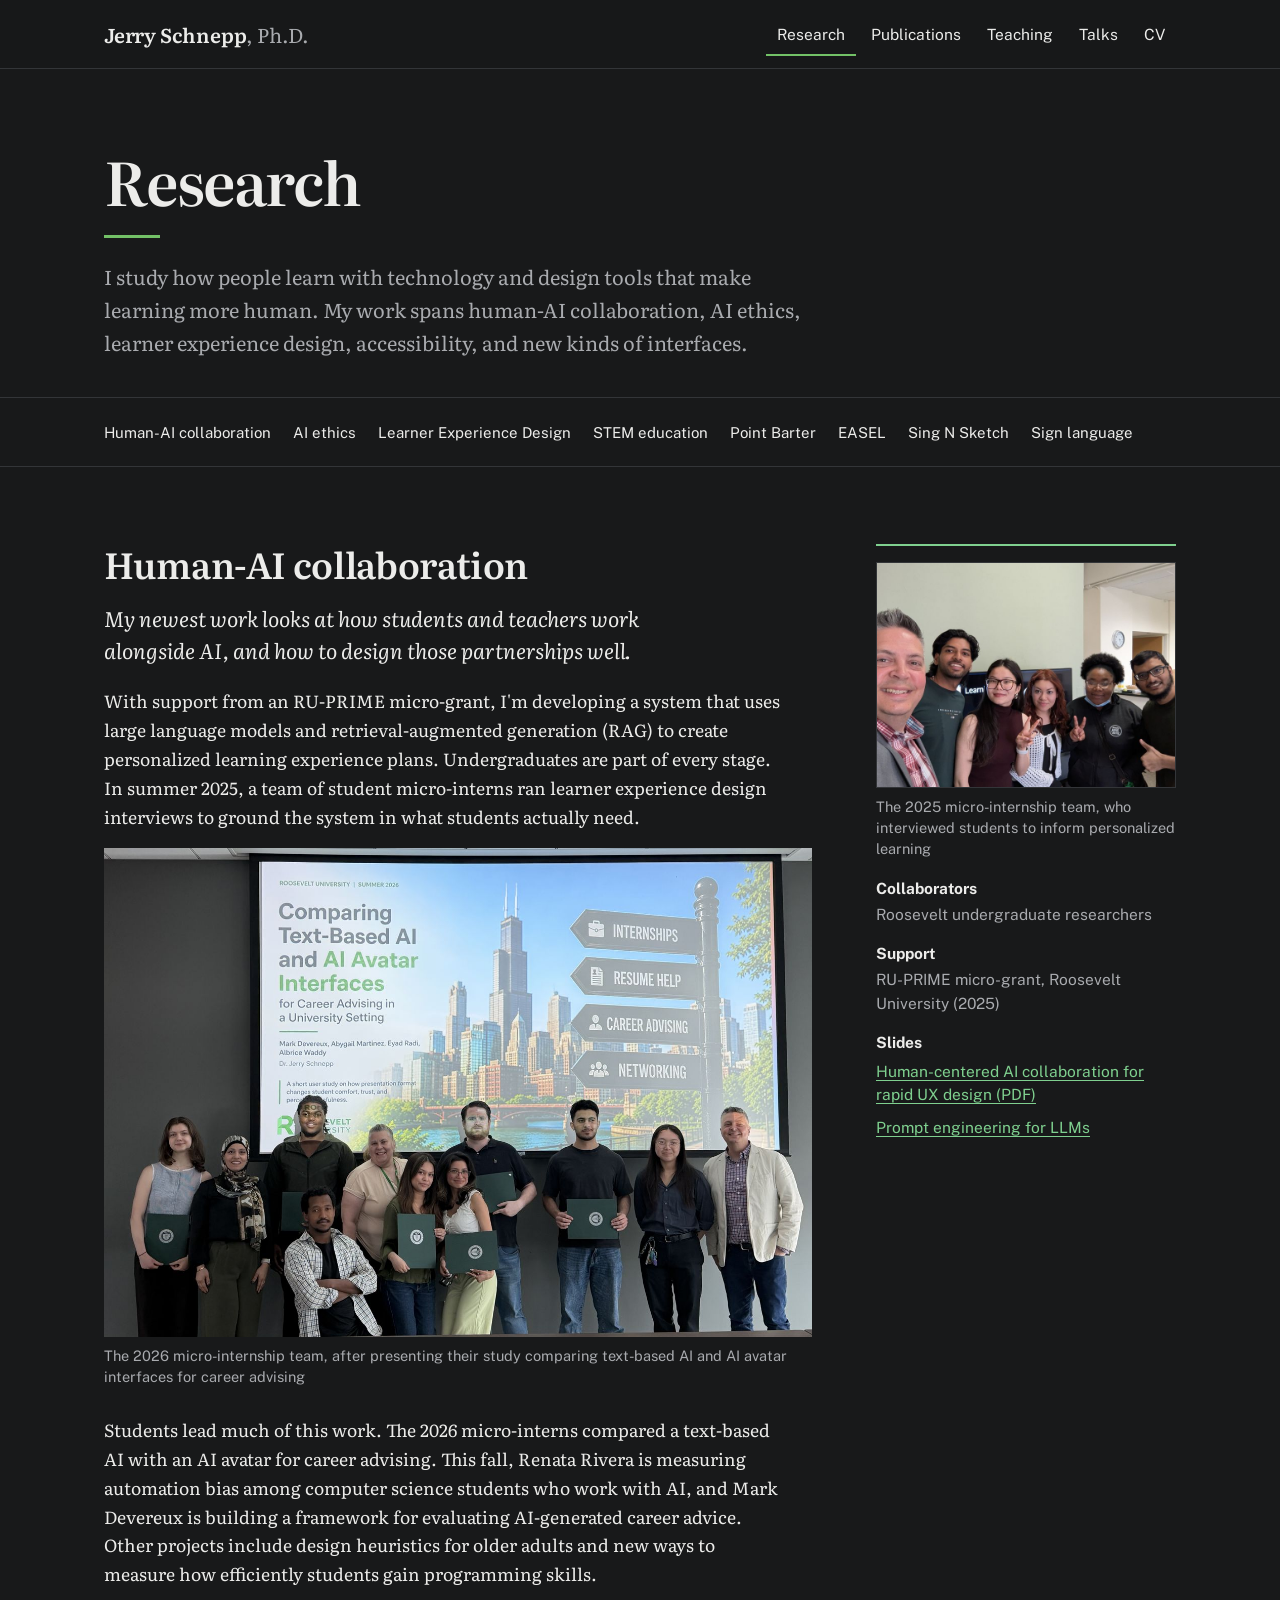
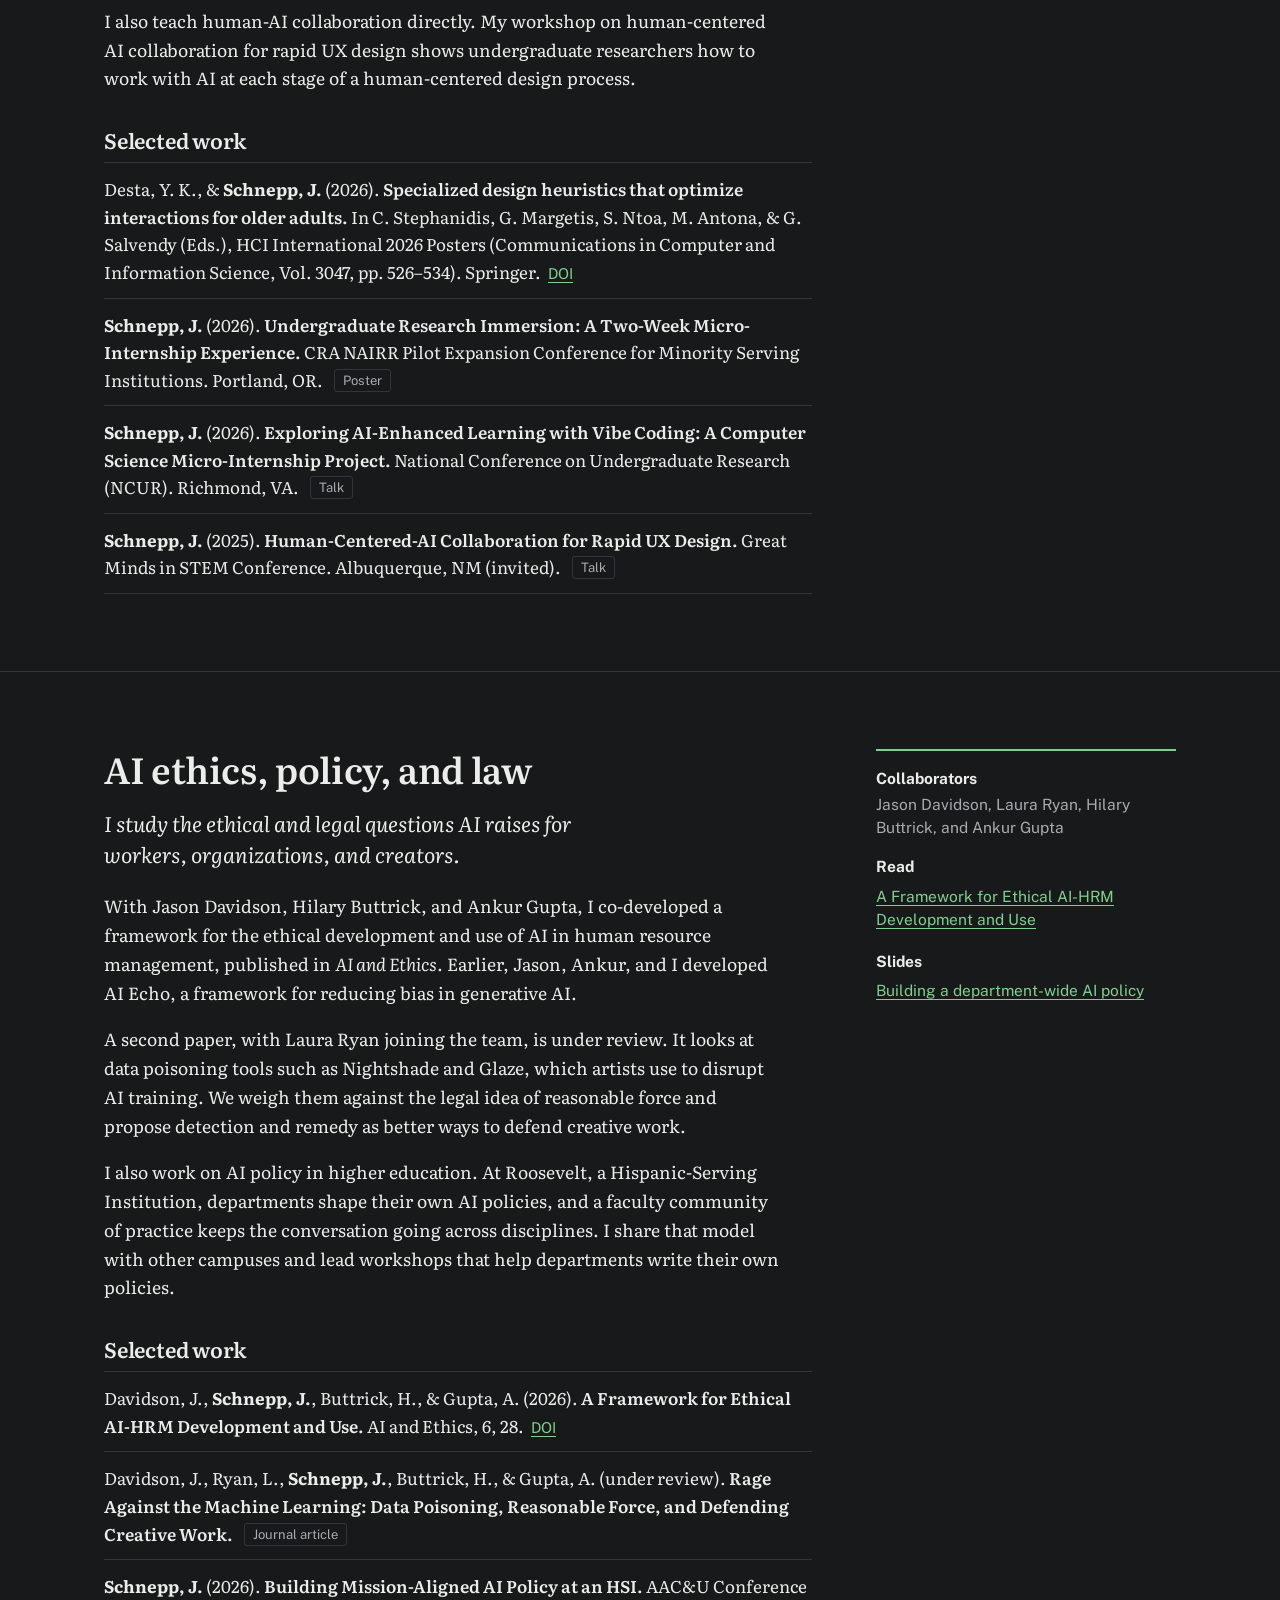
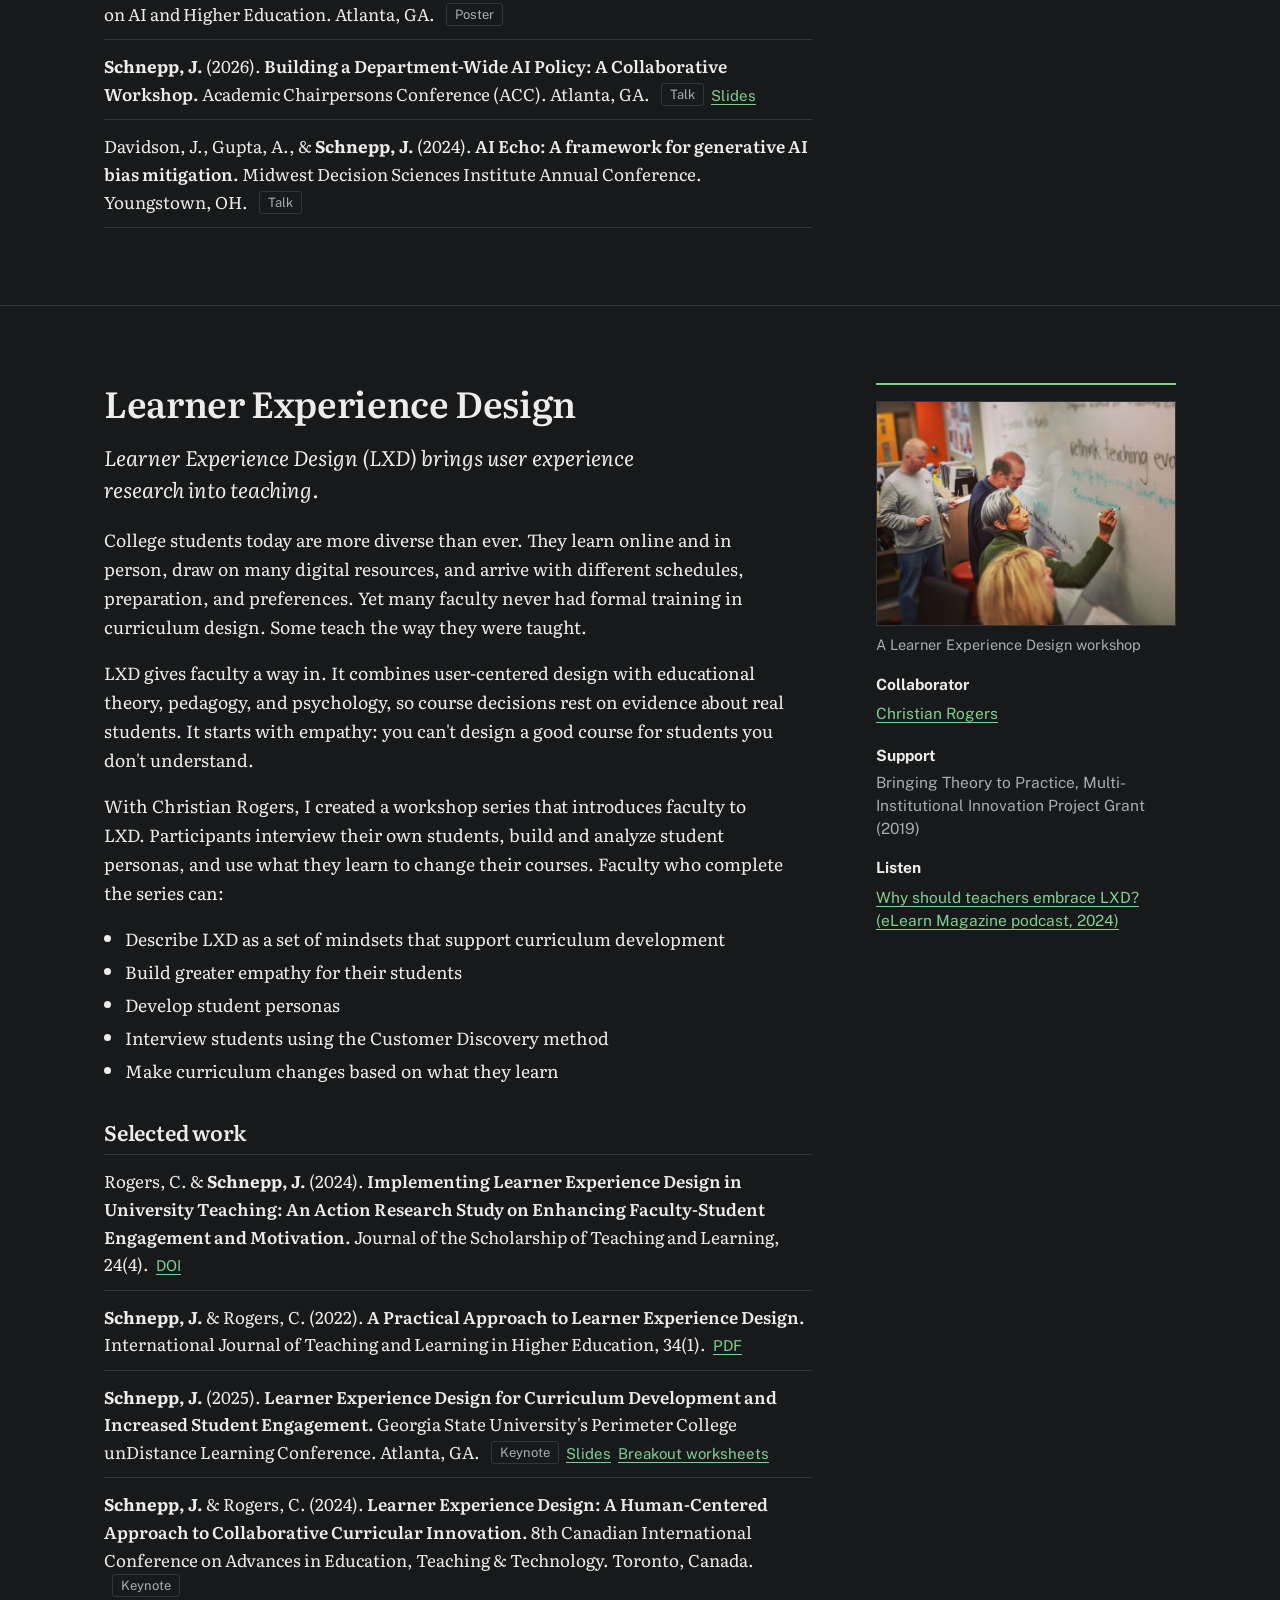
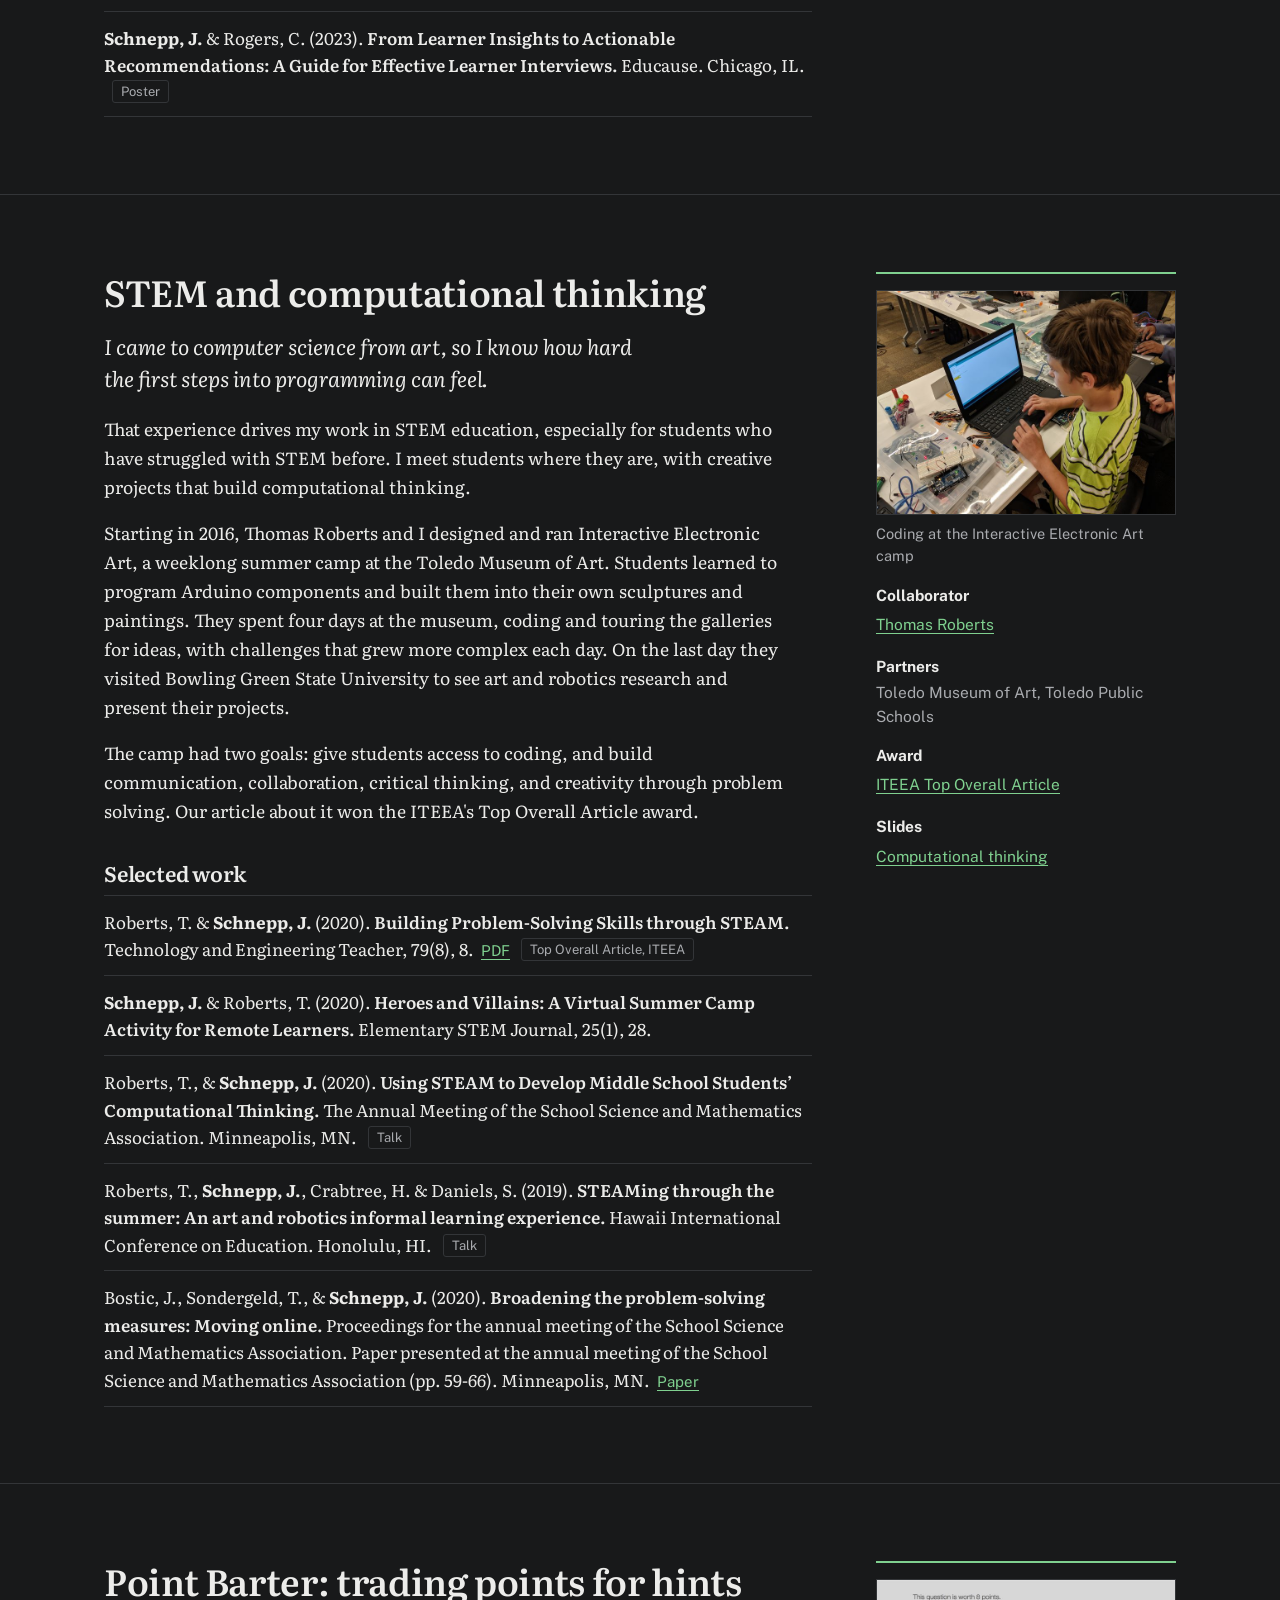
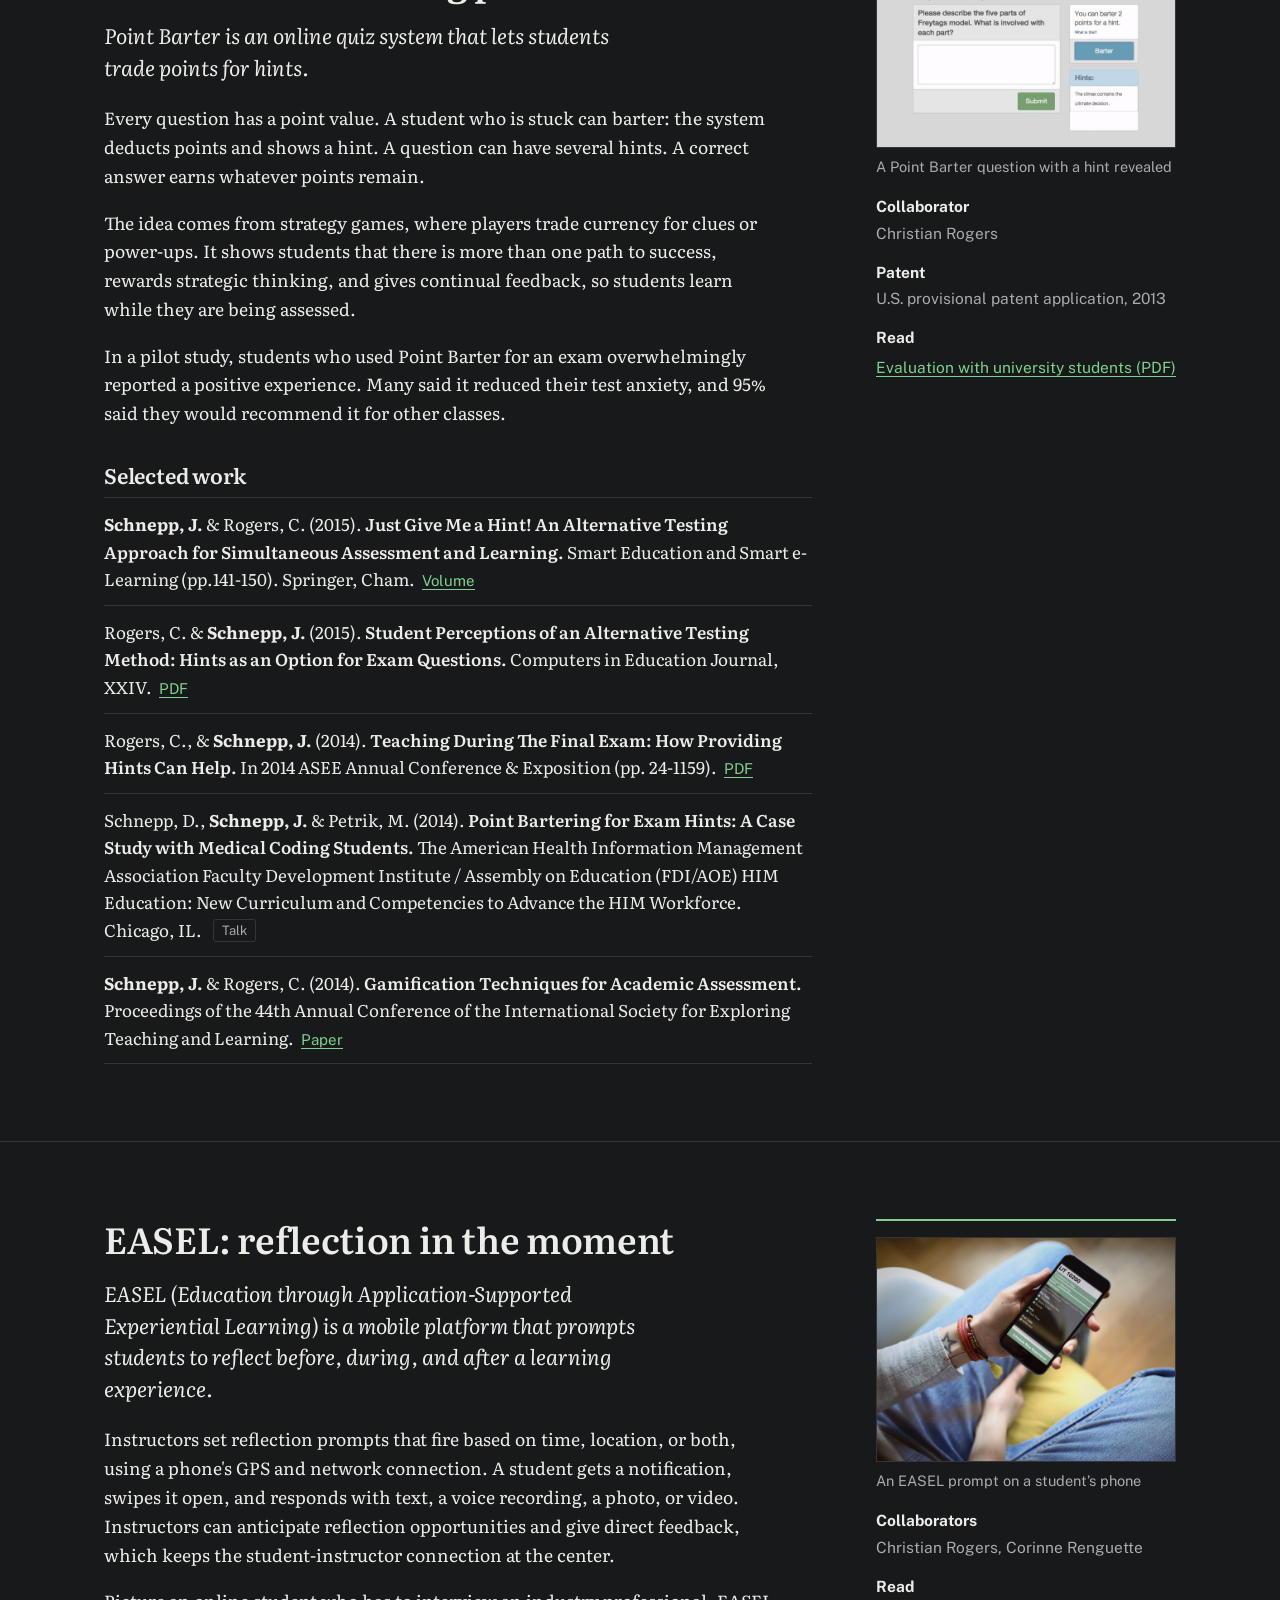
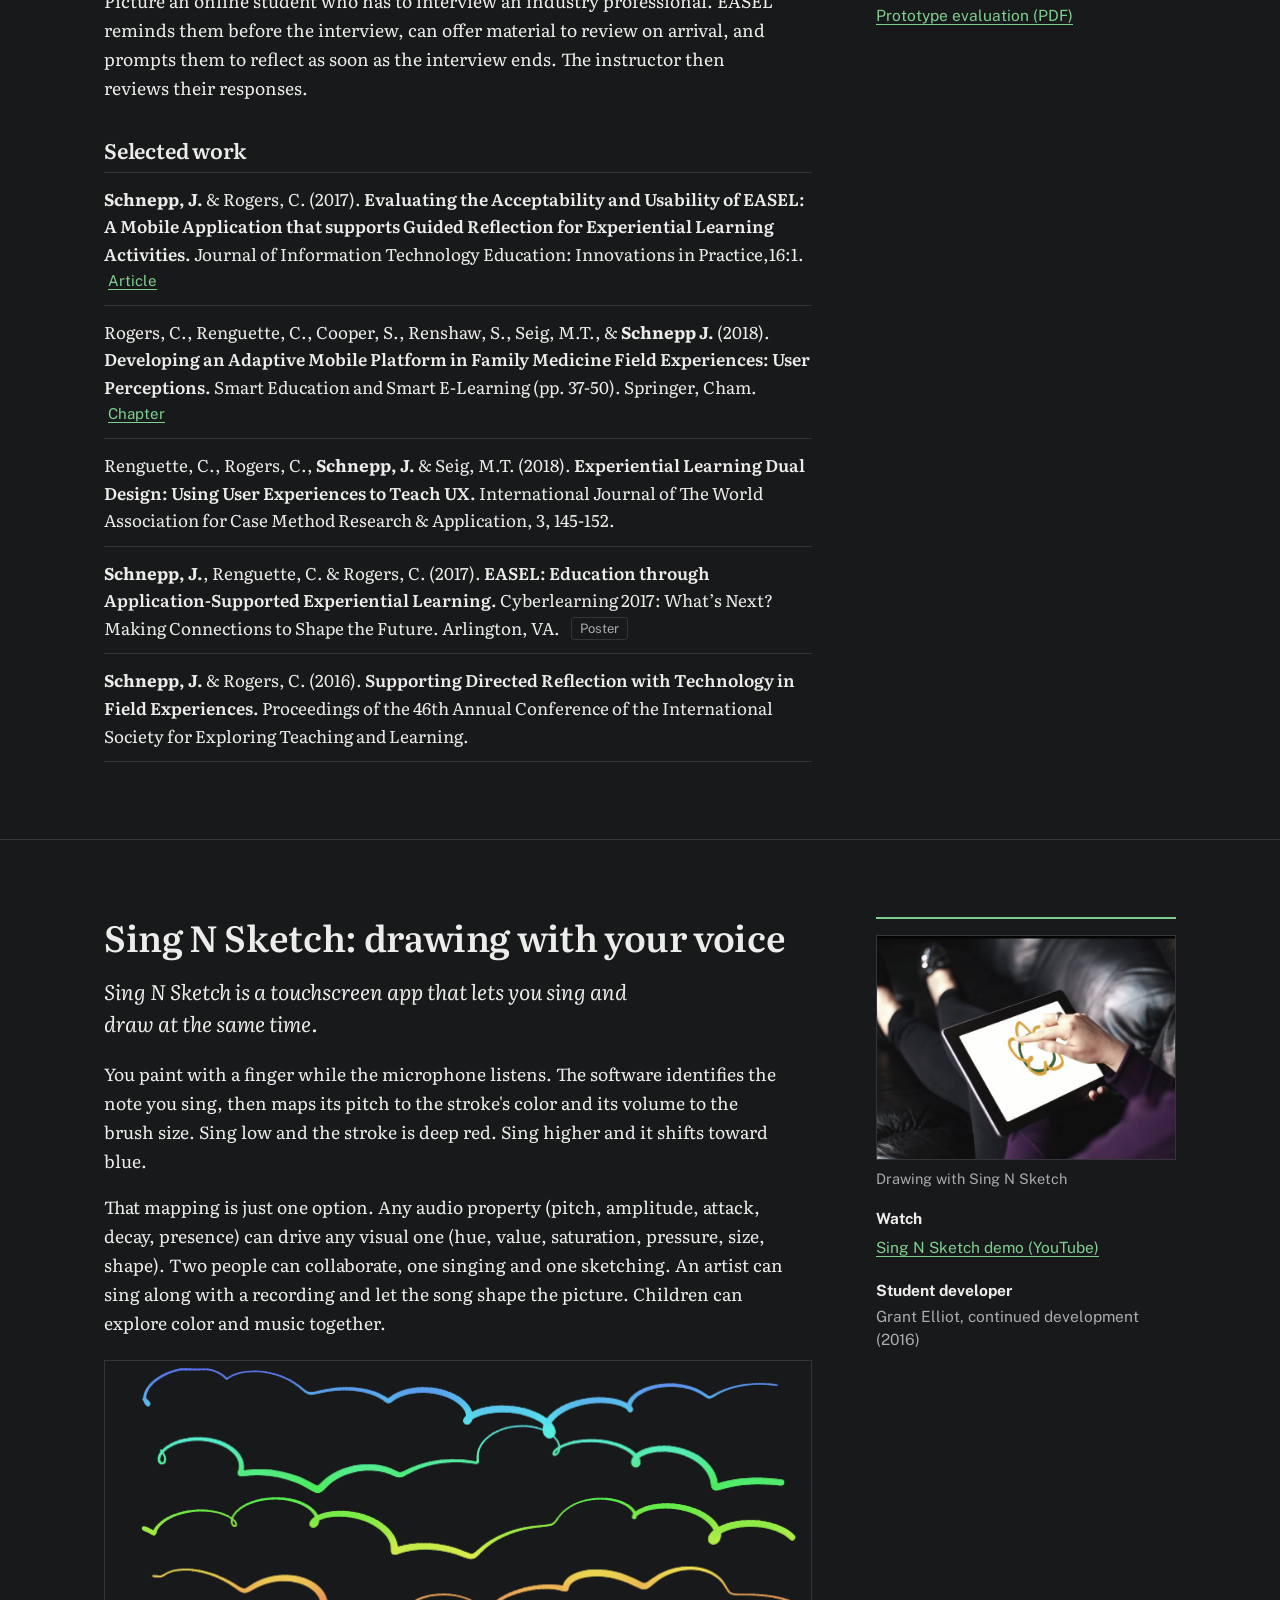
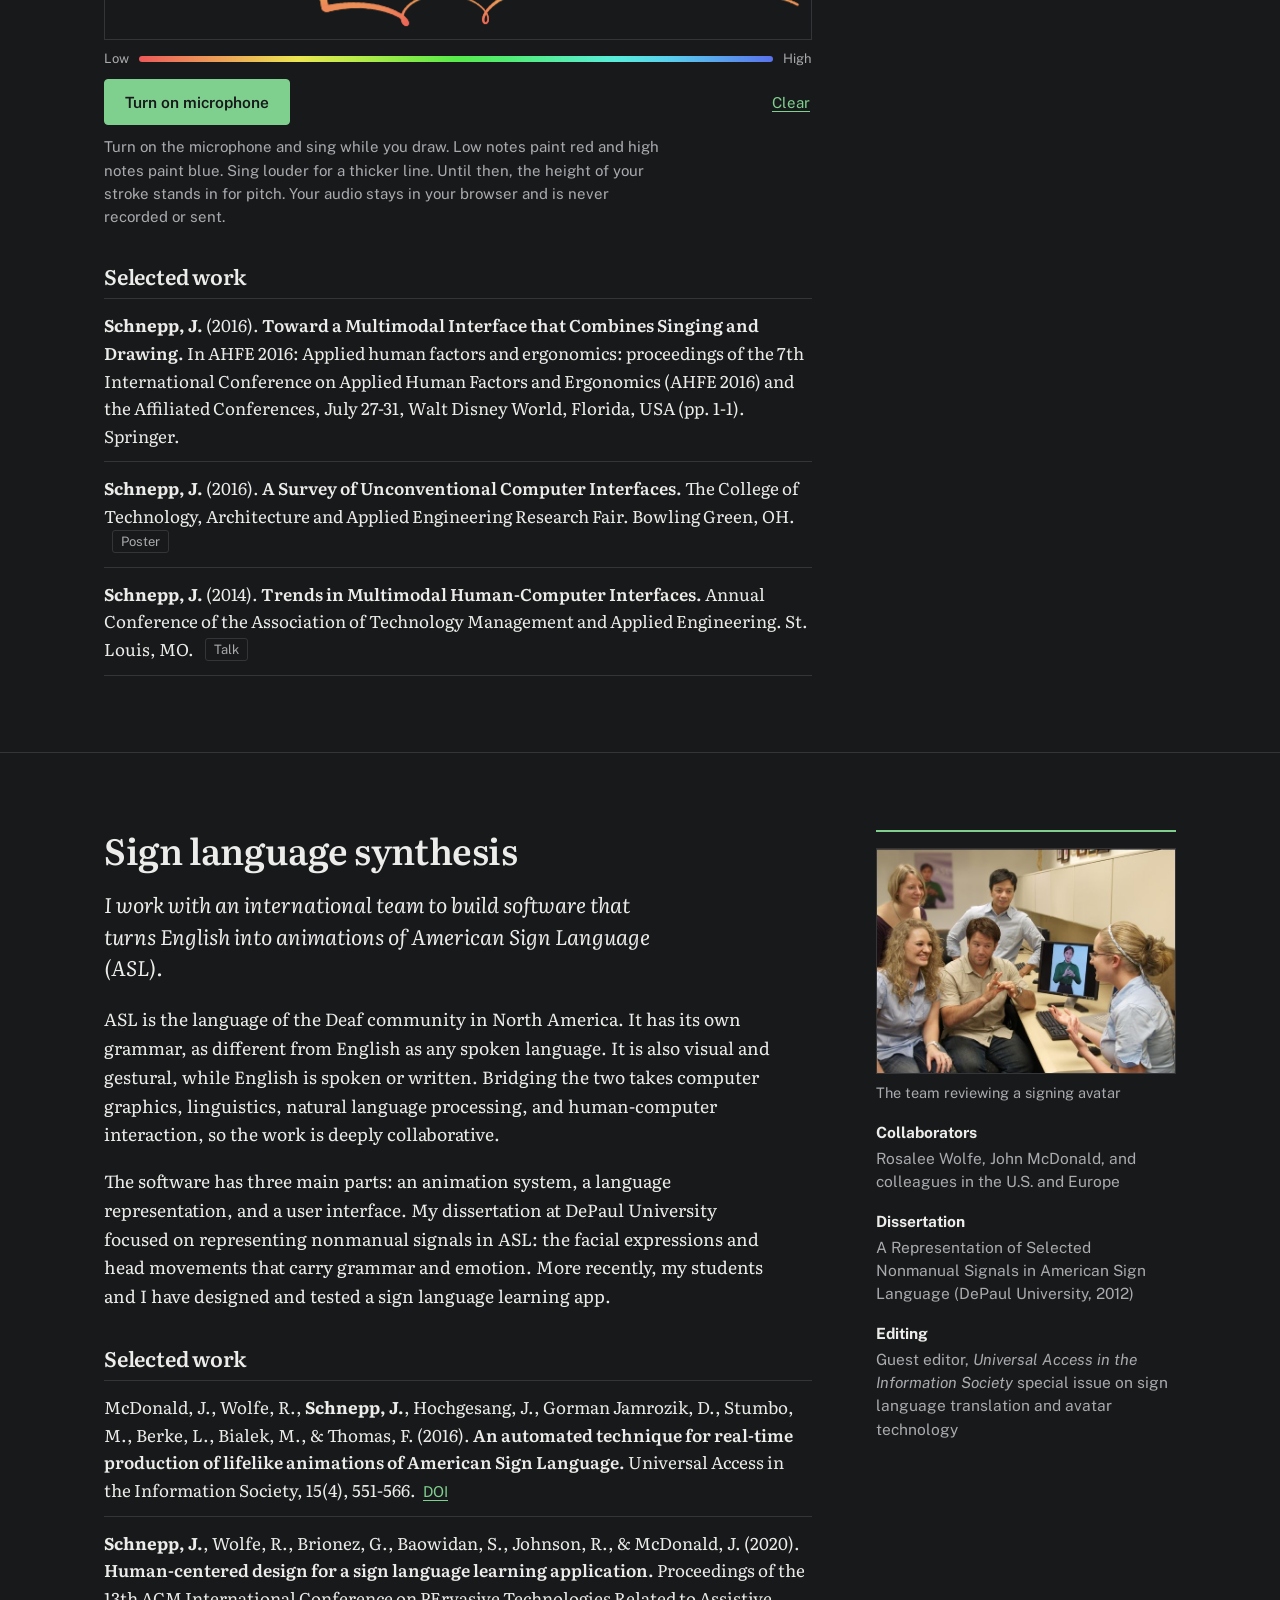
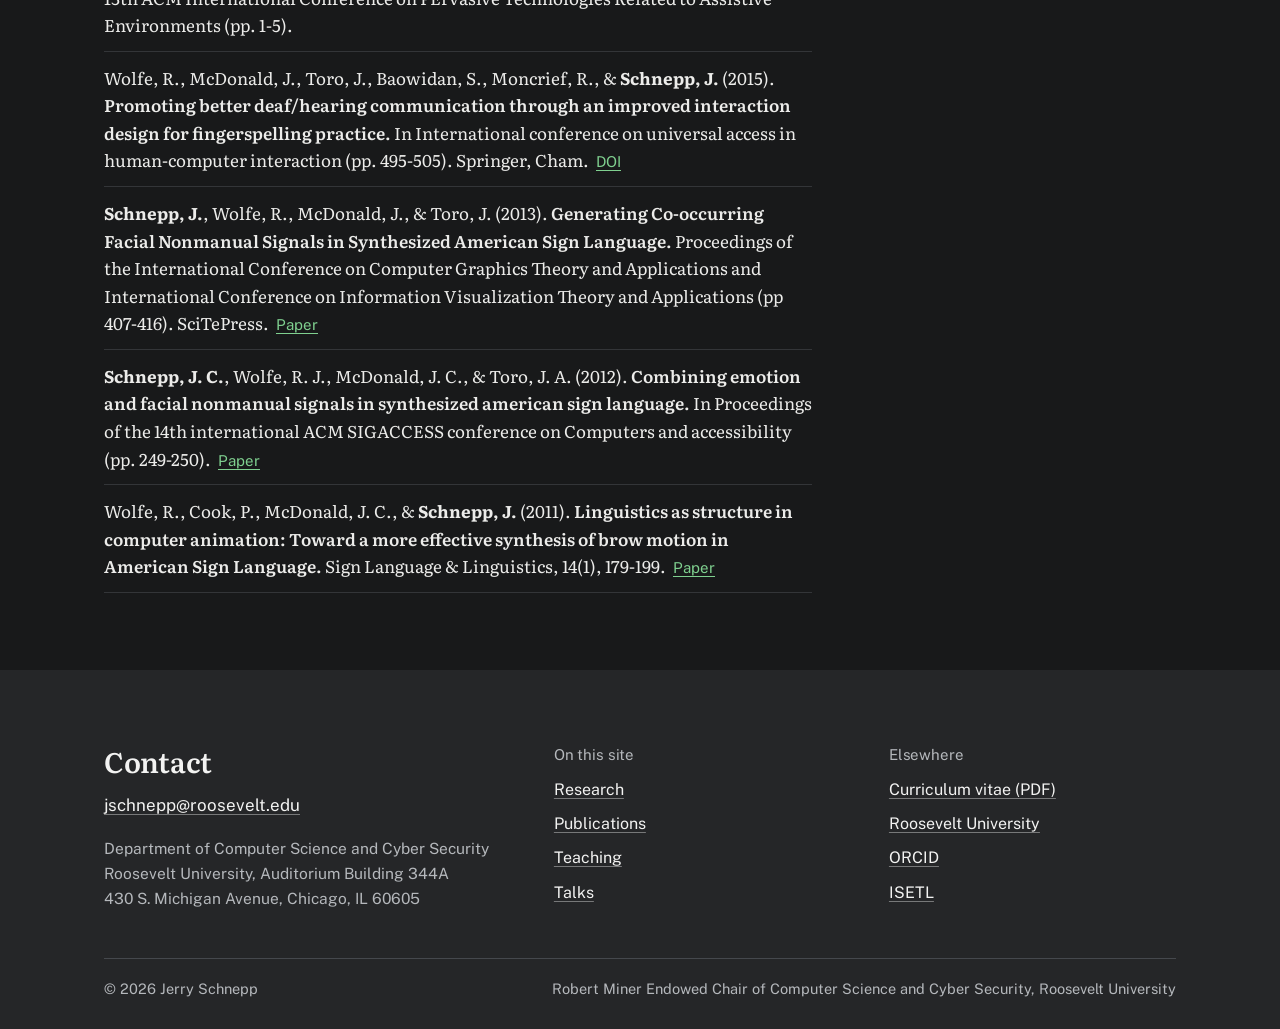
<file: projects/experiential-learning-technology/index.html>
<!DOCTYPE html>
<html lang="en"><head><meta charset="utf-8">
<title>Moved</title>
<link rel="canonical" href="https://www.jerryschnepp.com/research.html#experiential-learning-technology">
<meta name="robots" content="noindex">
<meta http-equiv="refresh" content="0; url=../../research.html#experiential-learning-technology">
<script>location.replace("../../research.html#experiential-learning-technology");</script>
</head><body><p>This page moved to <a href="../../research.html#experiential-learning-technology">../../research.html#experiential-learning-technology</a>.</p></body></html>
</file>
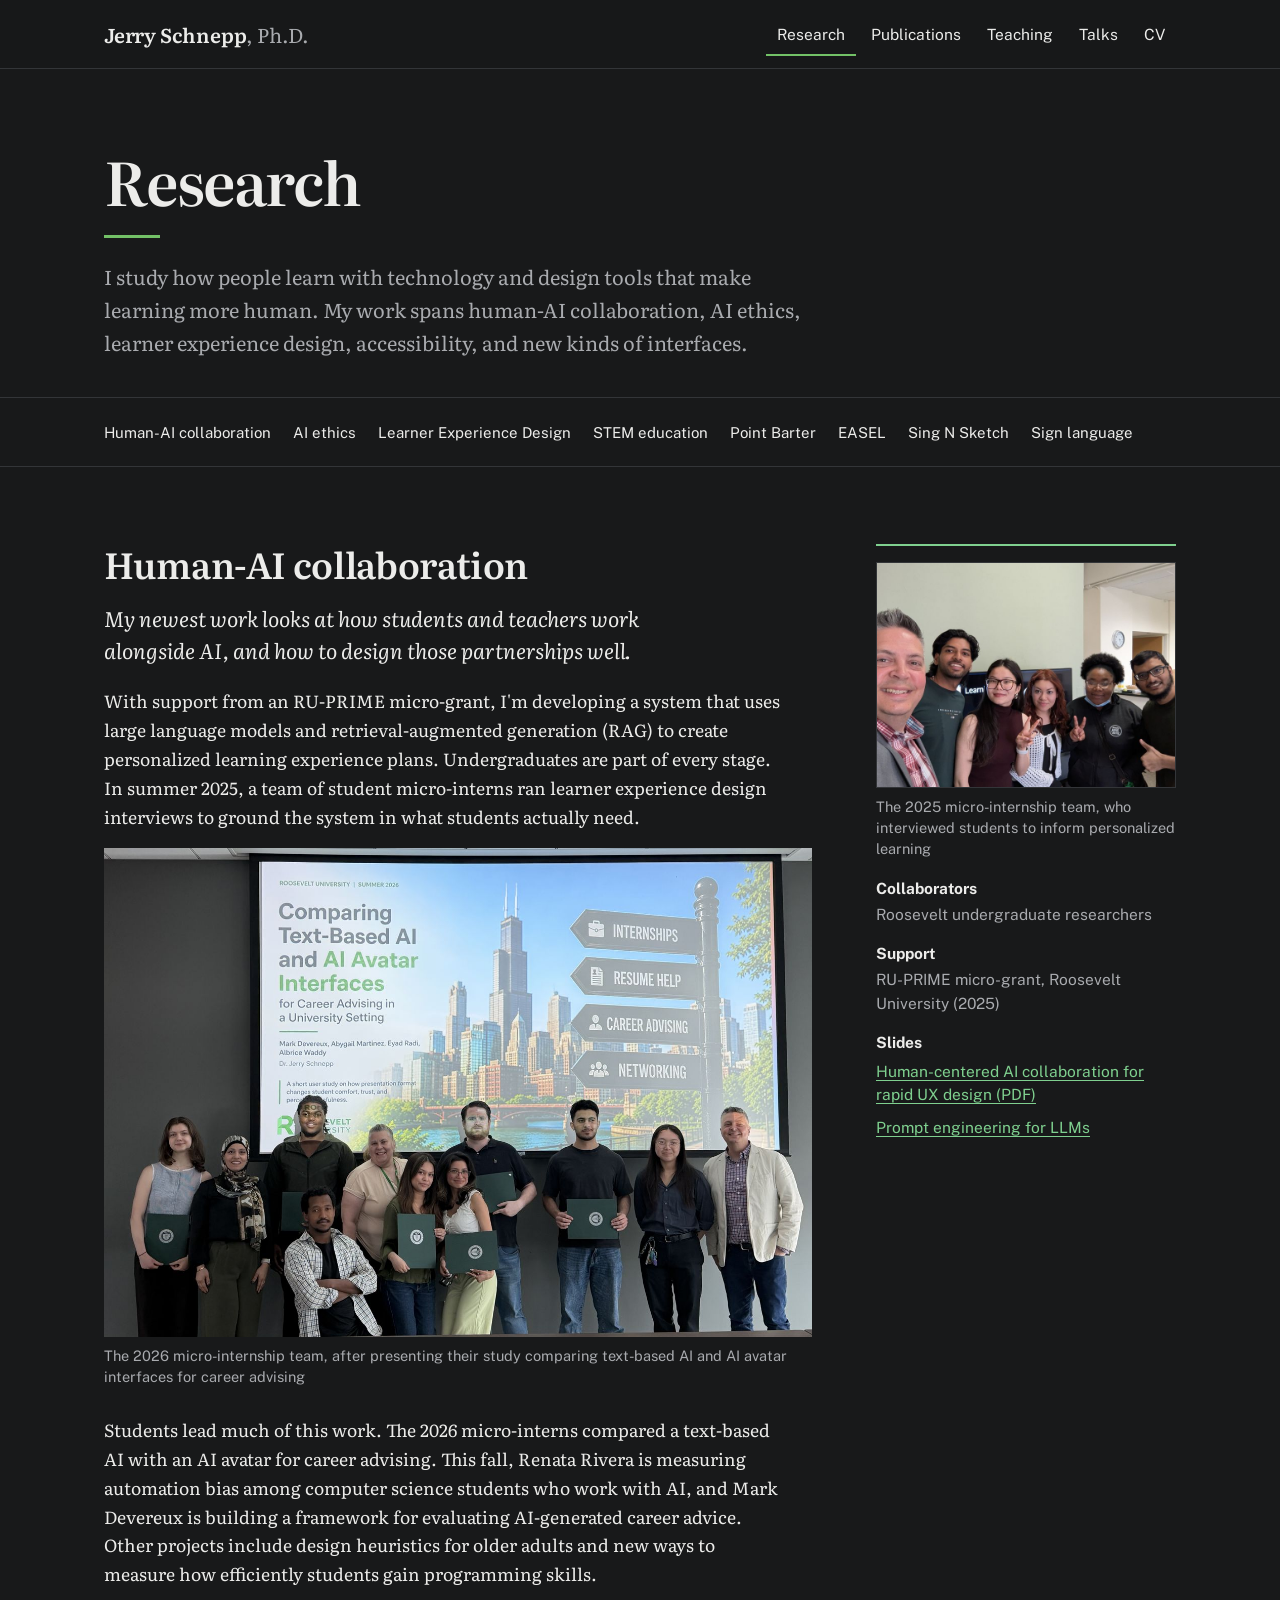
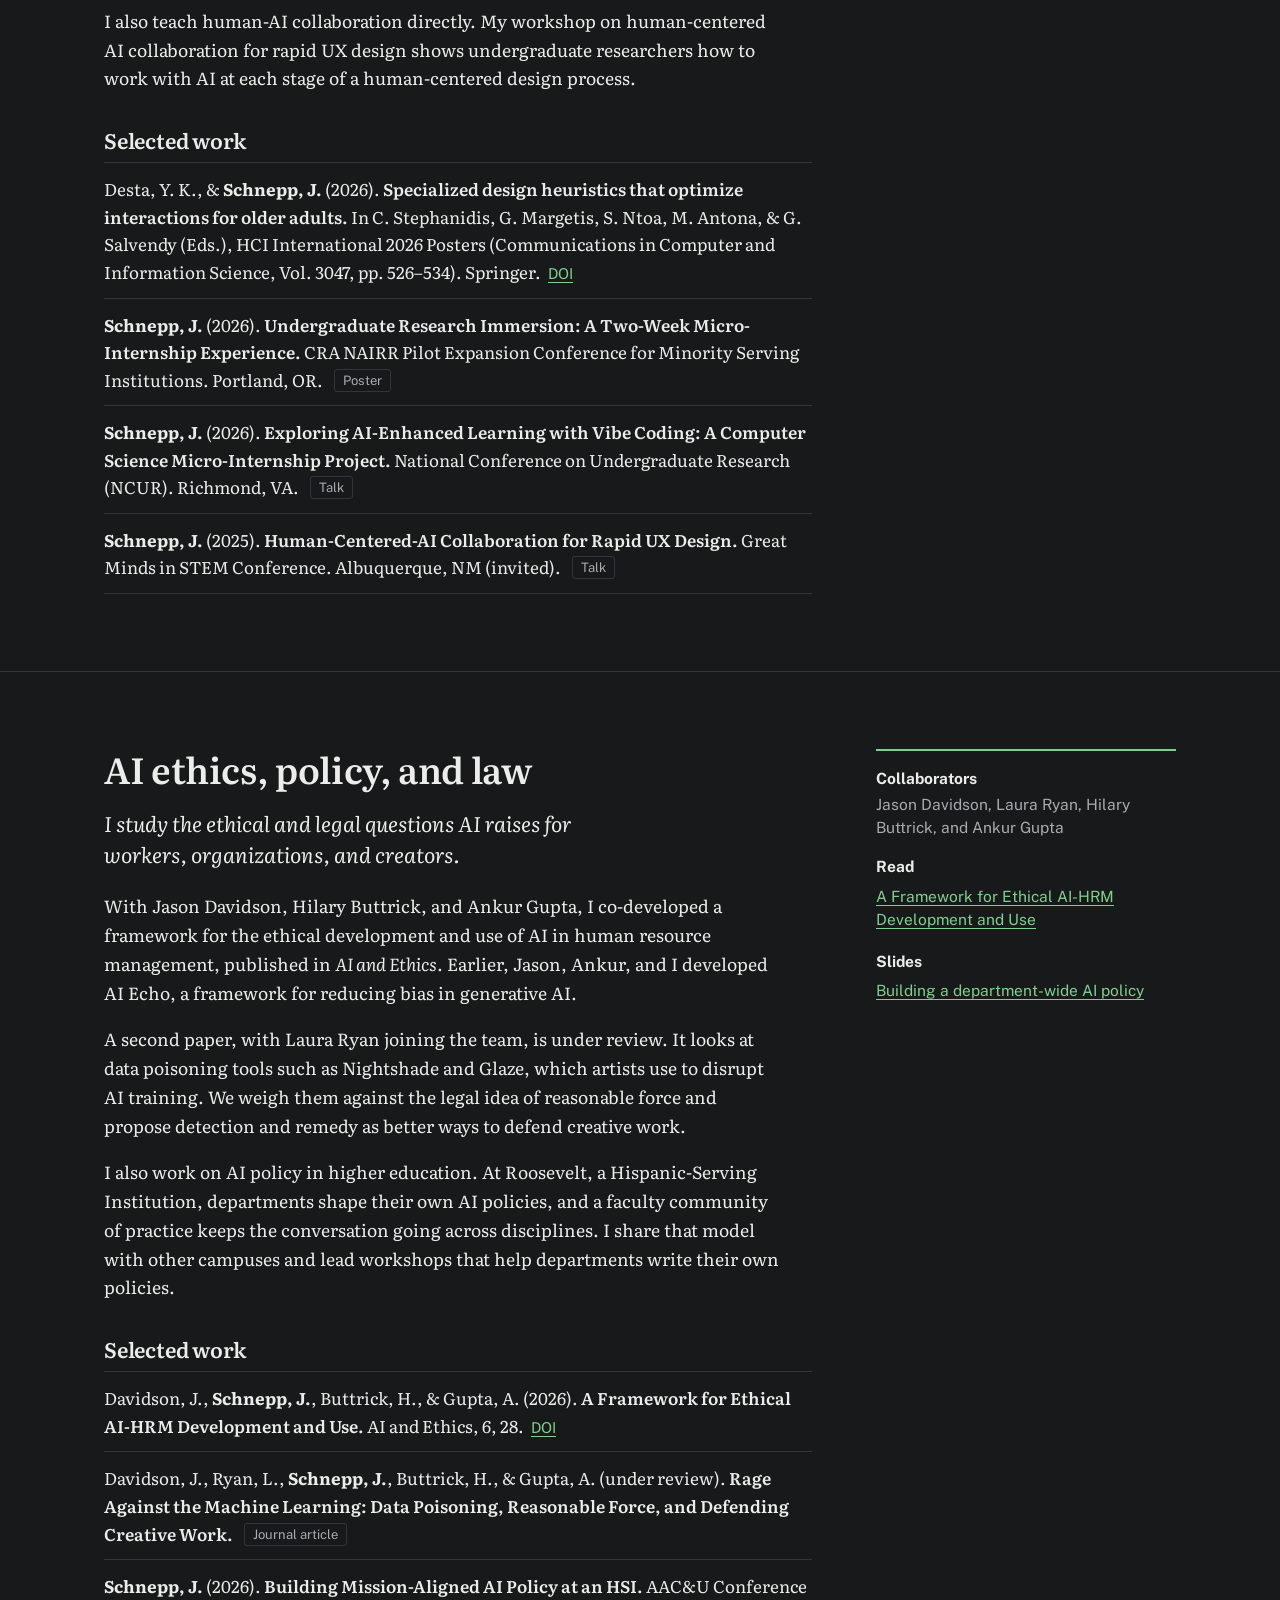
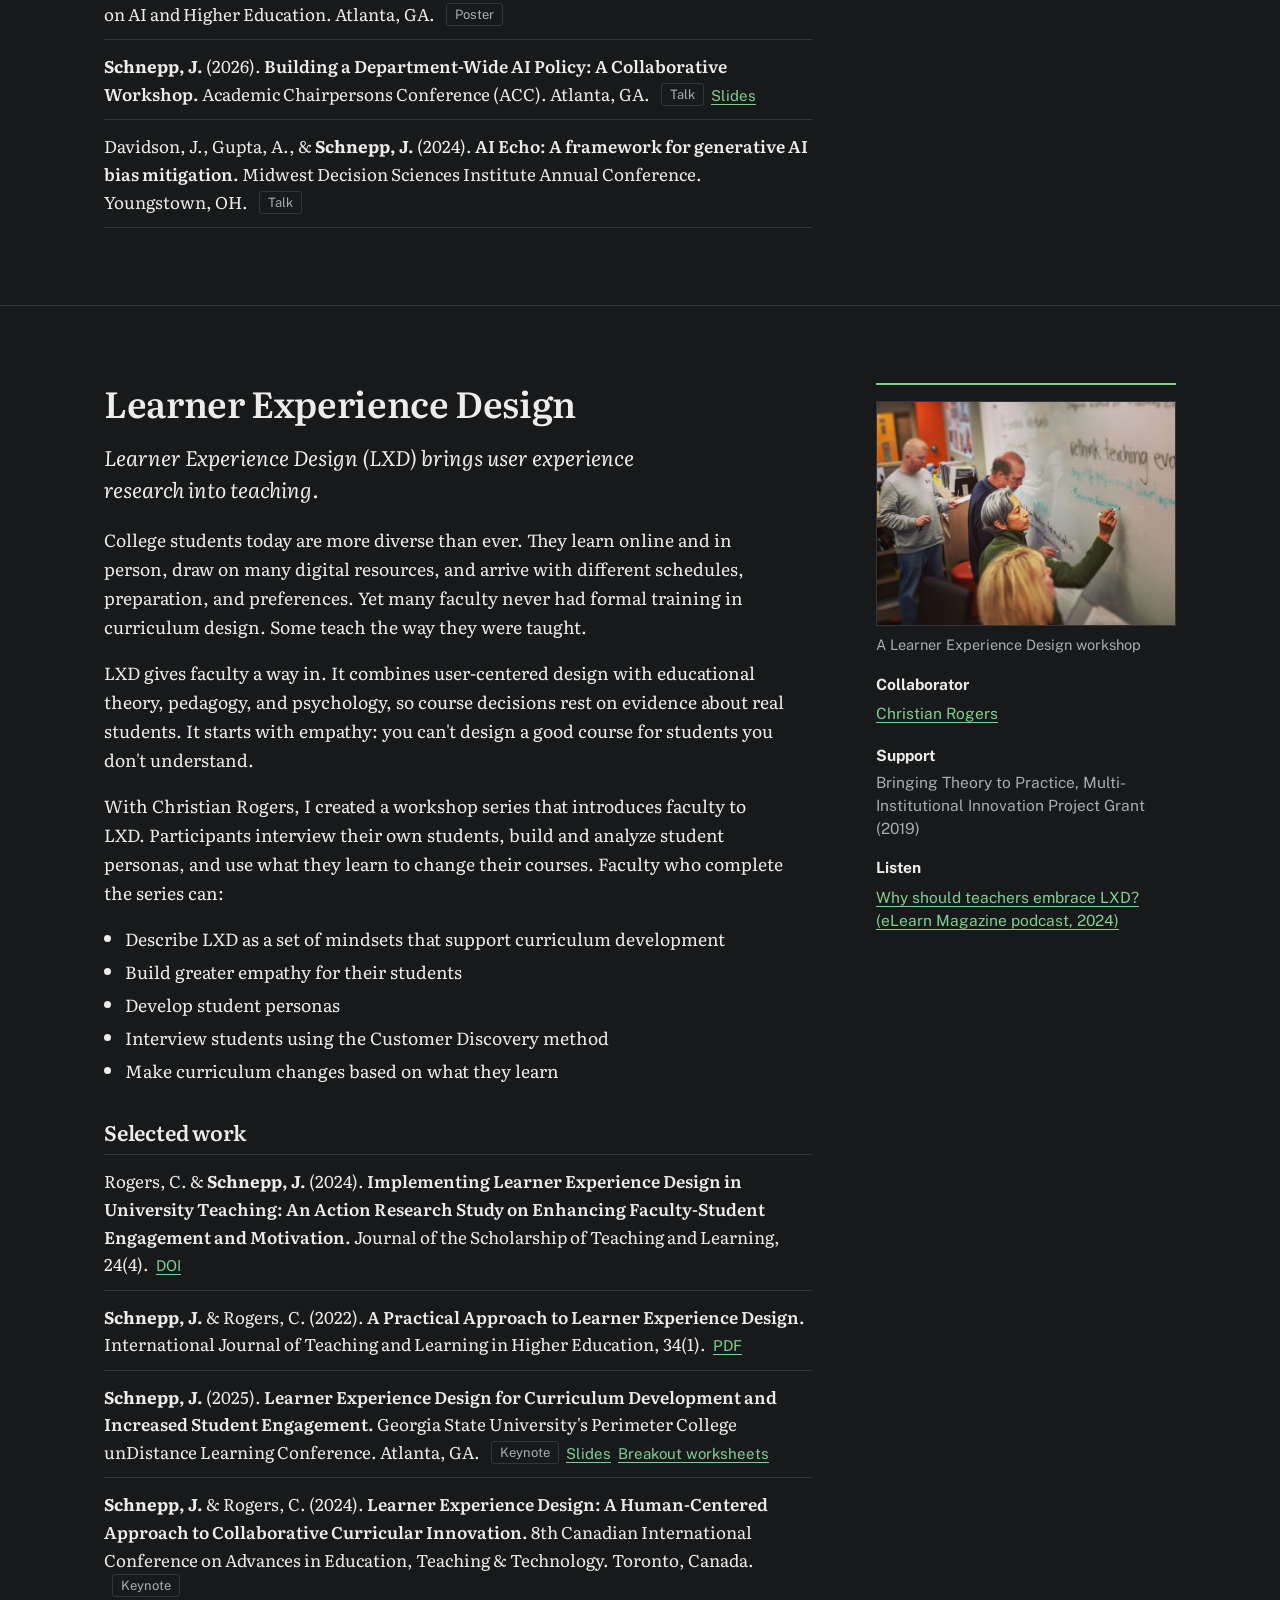
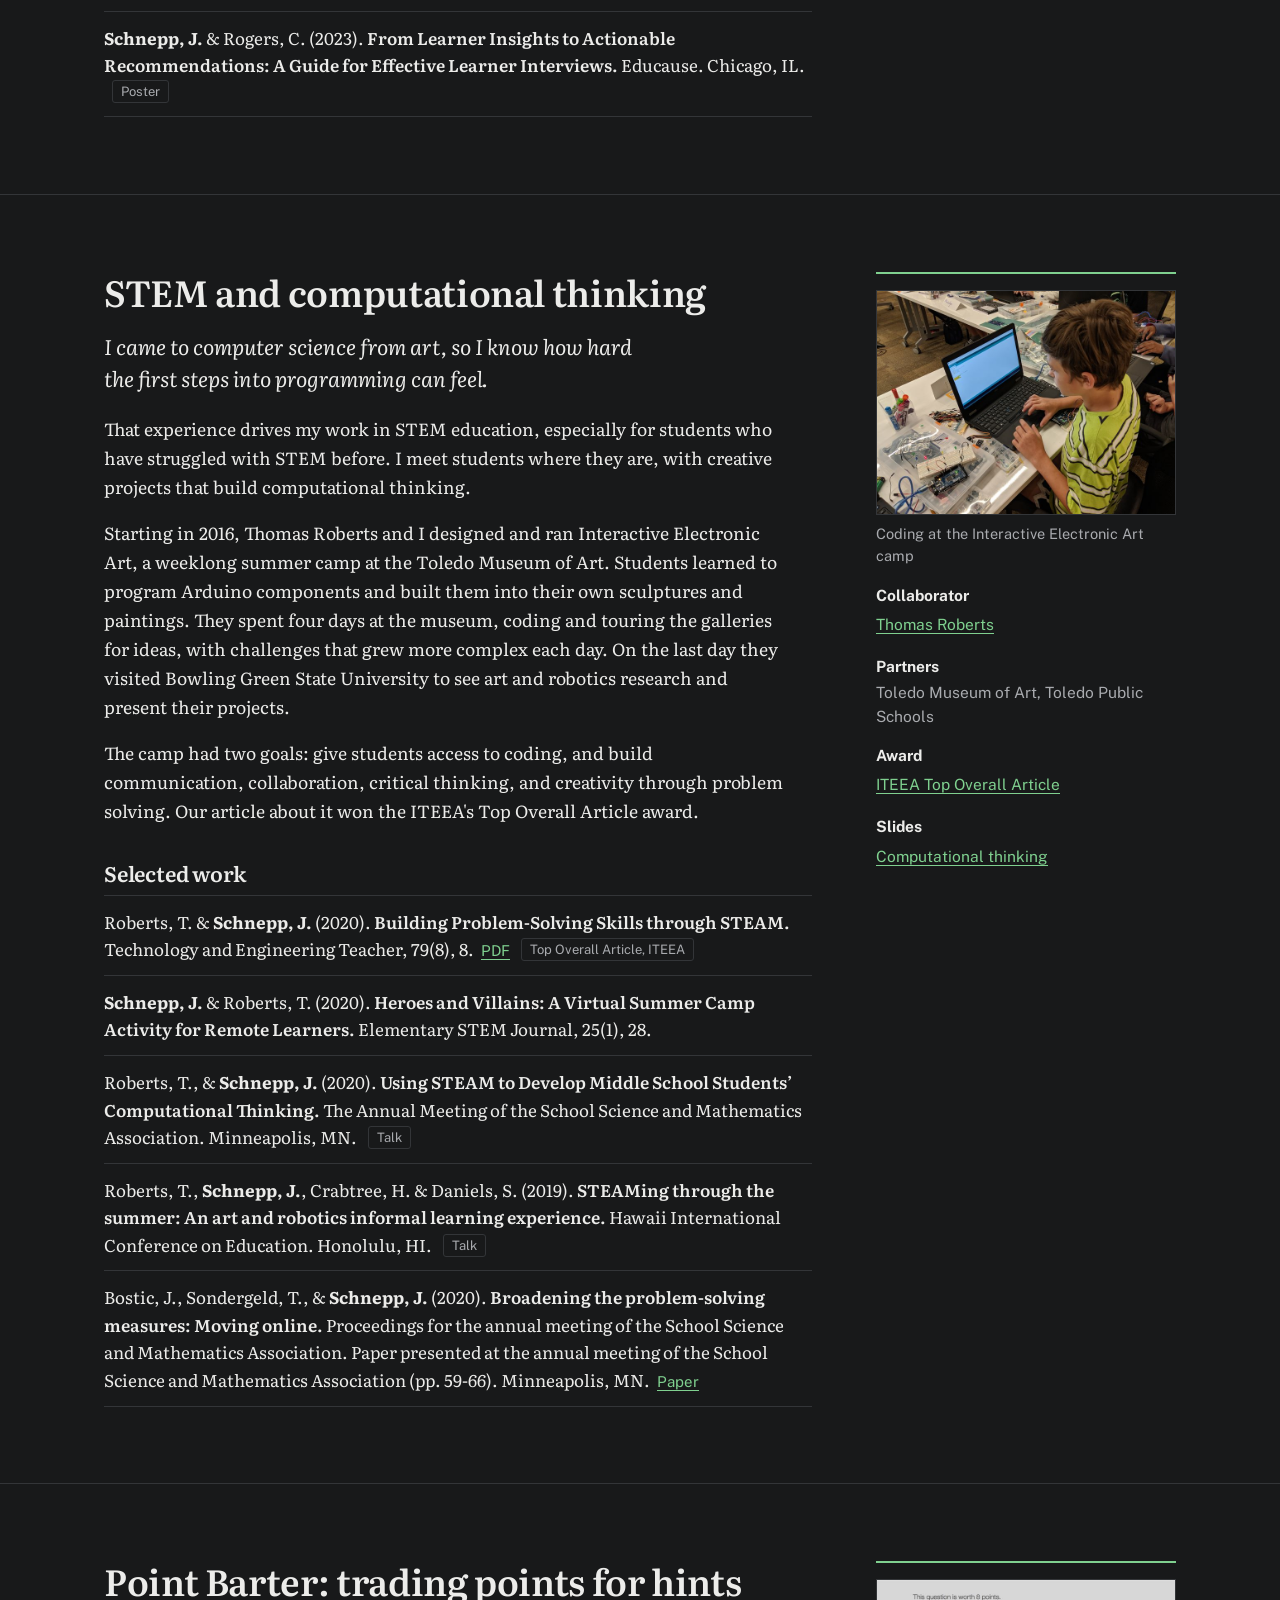
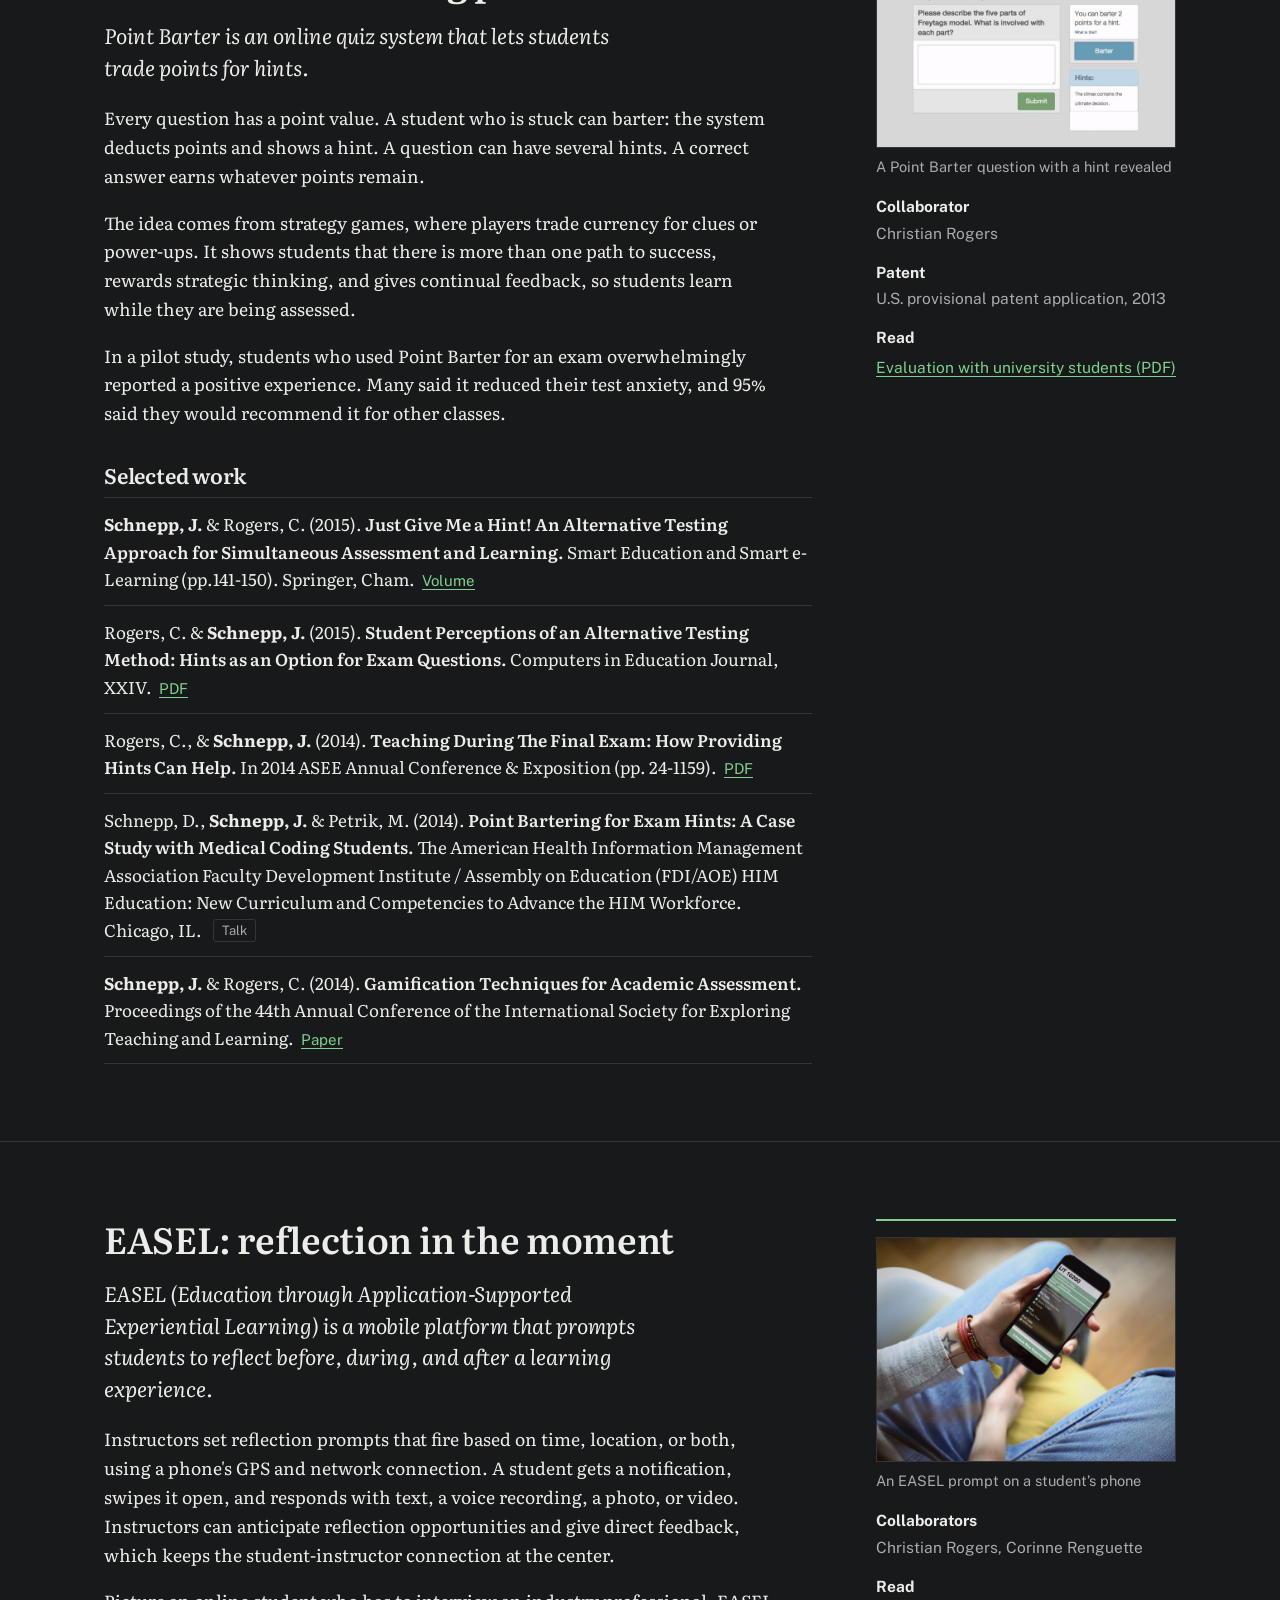
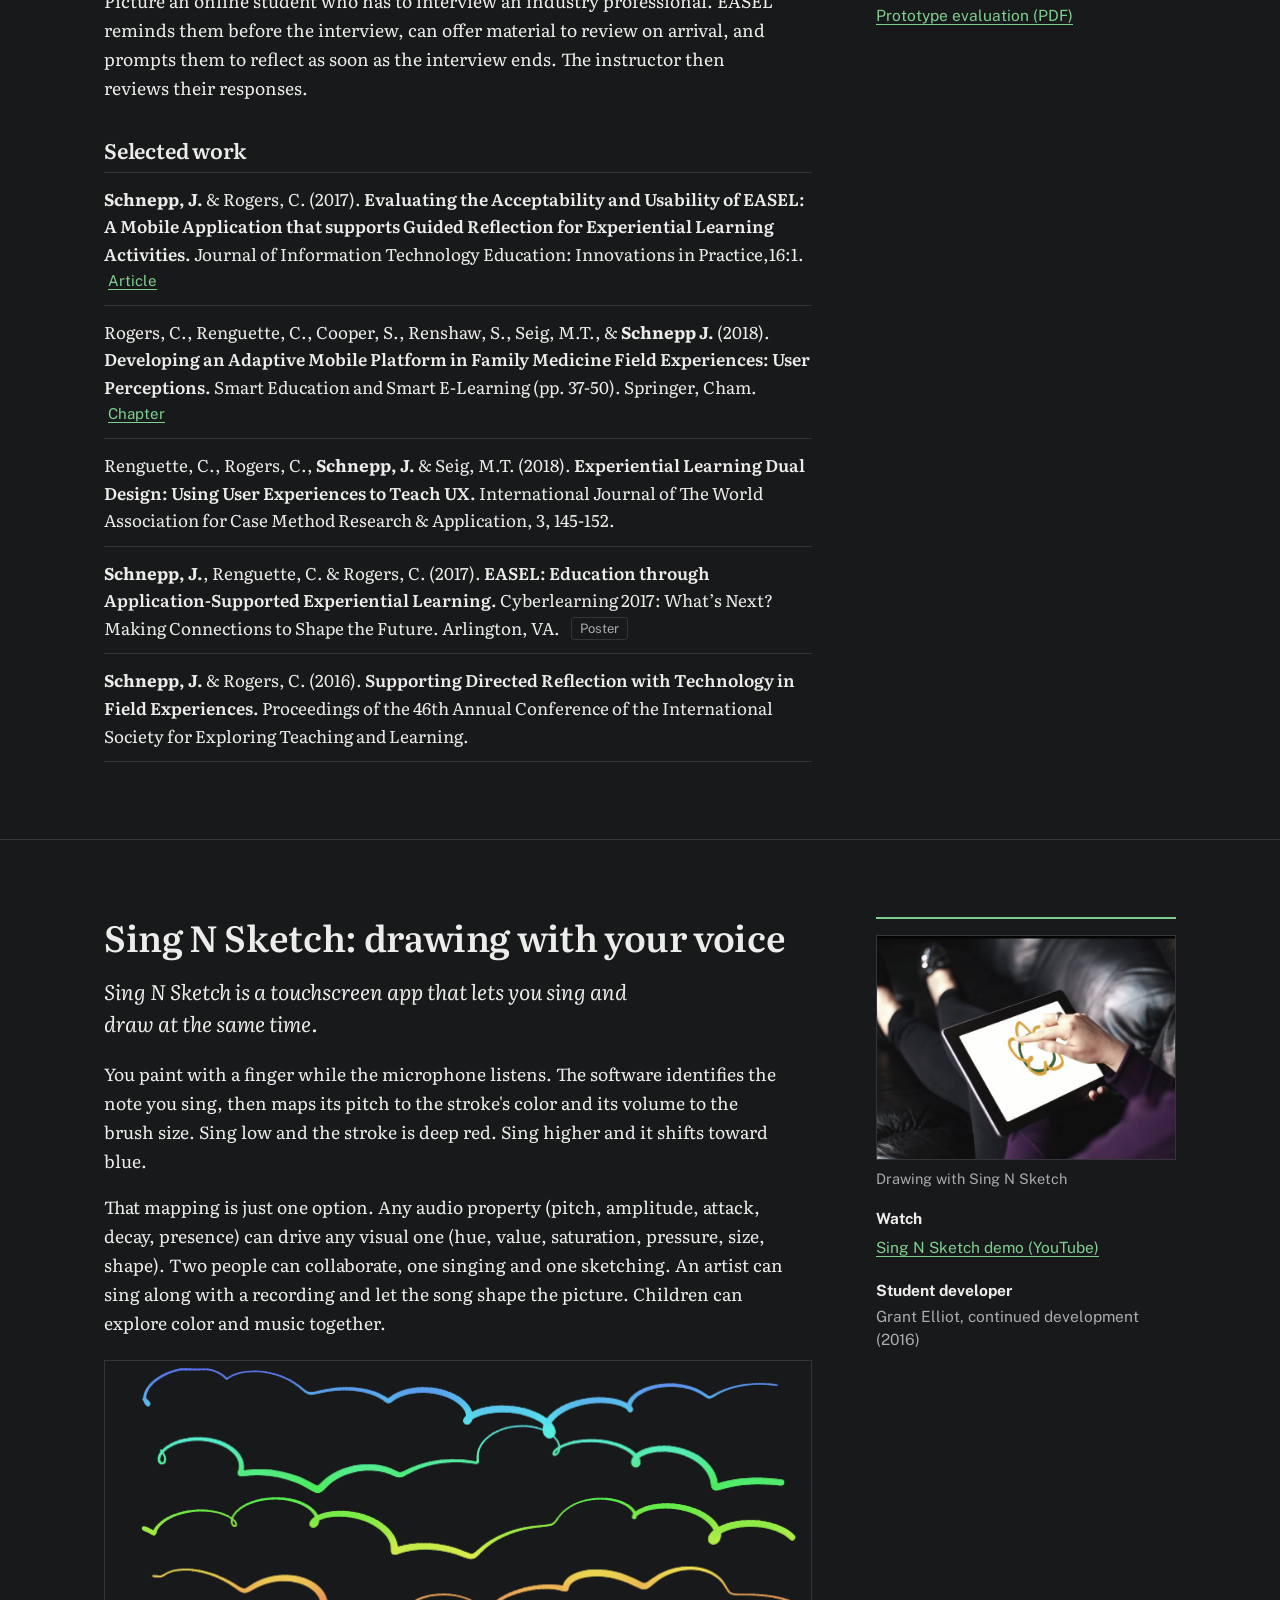
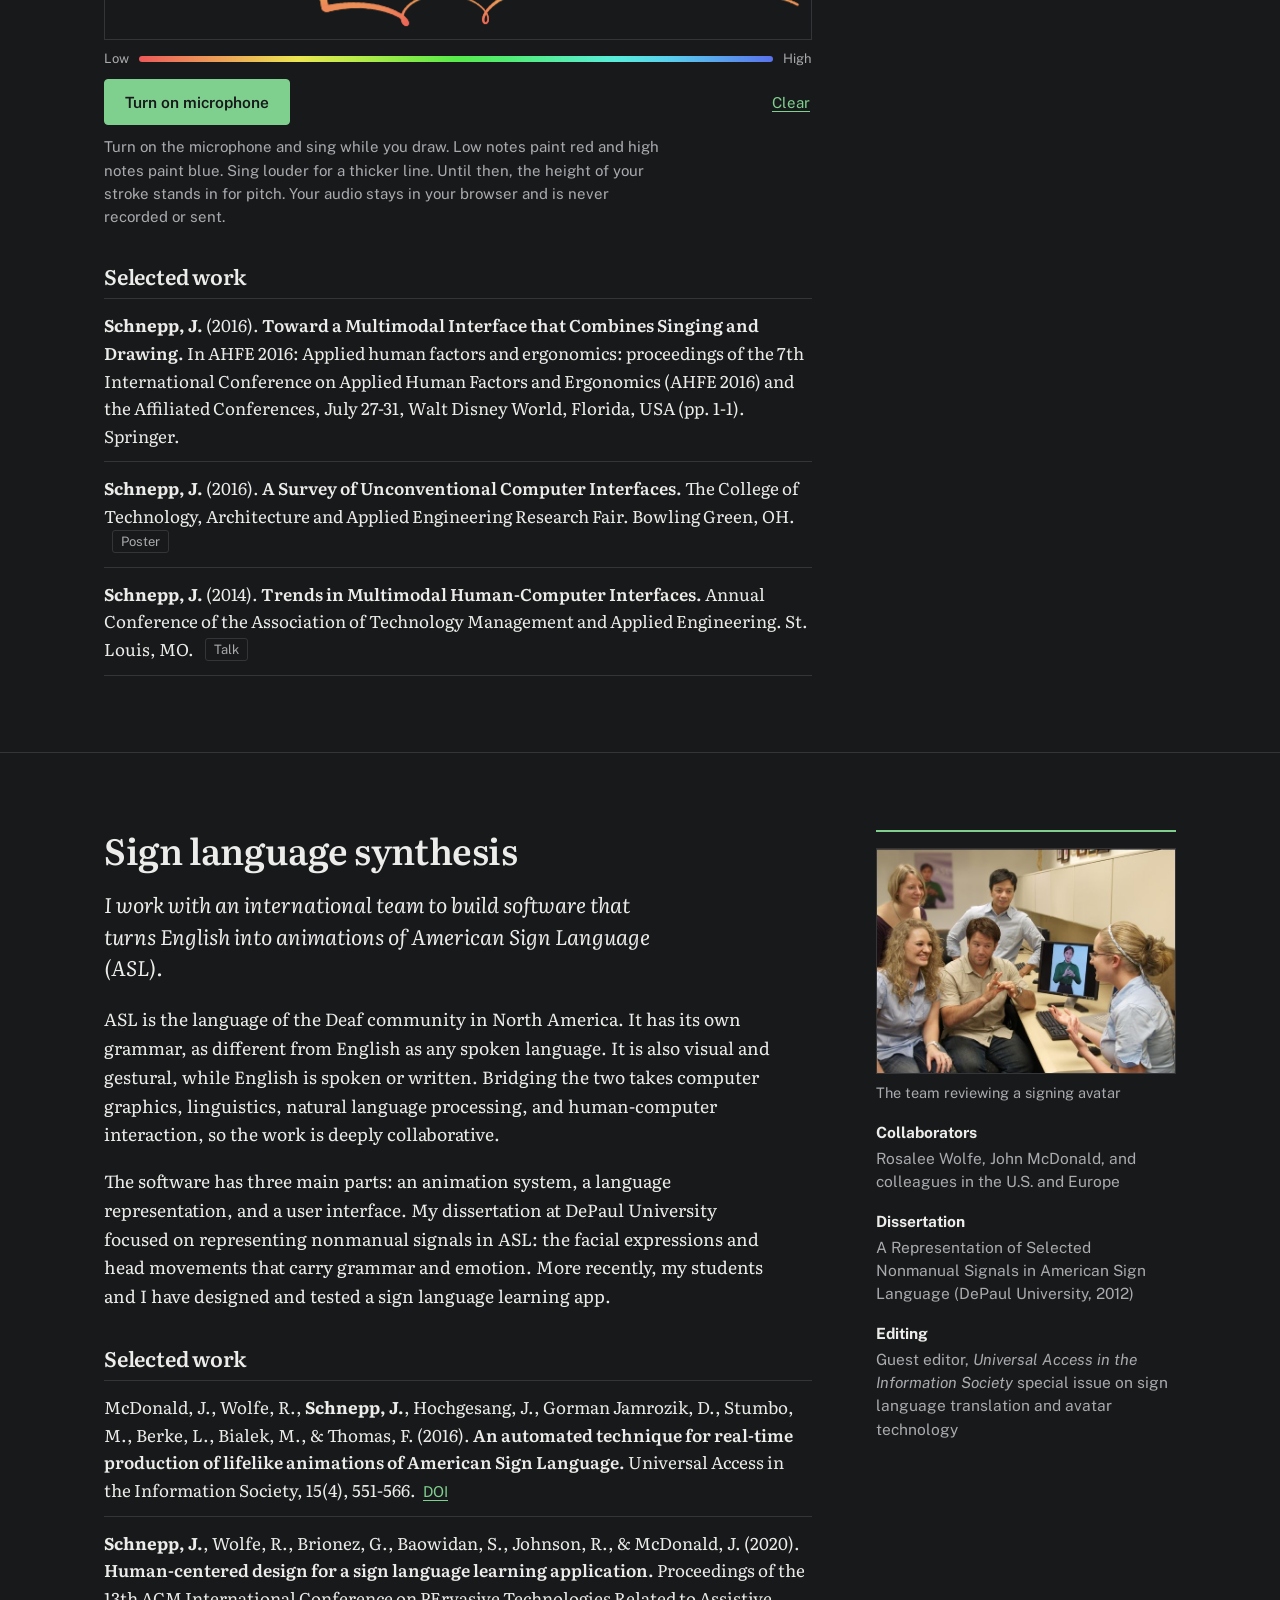
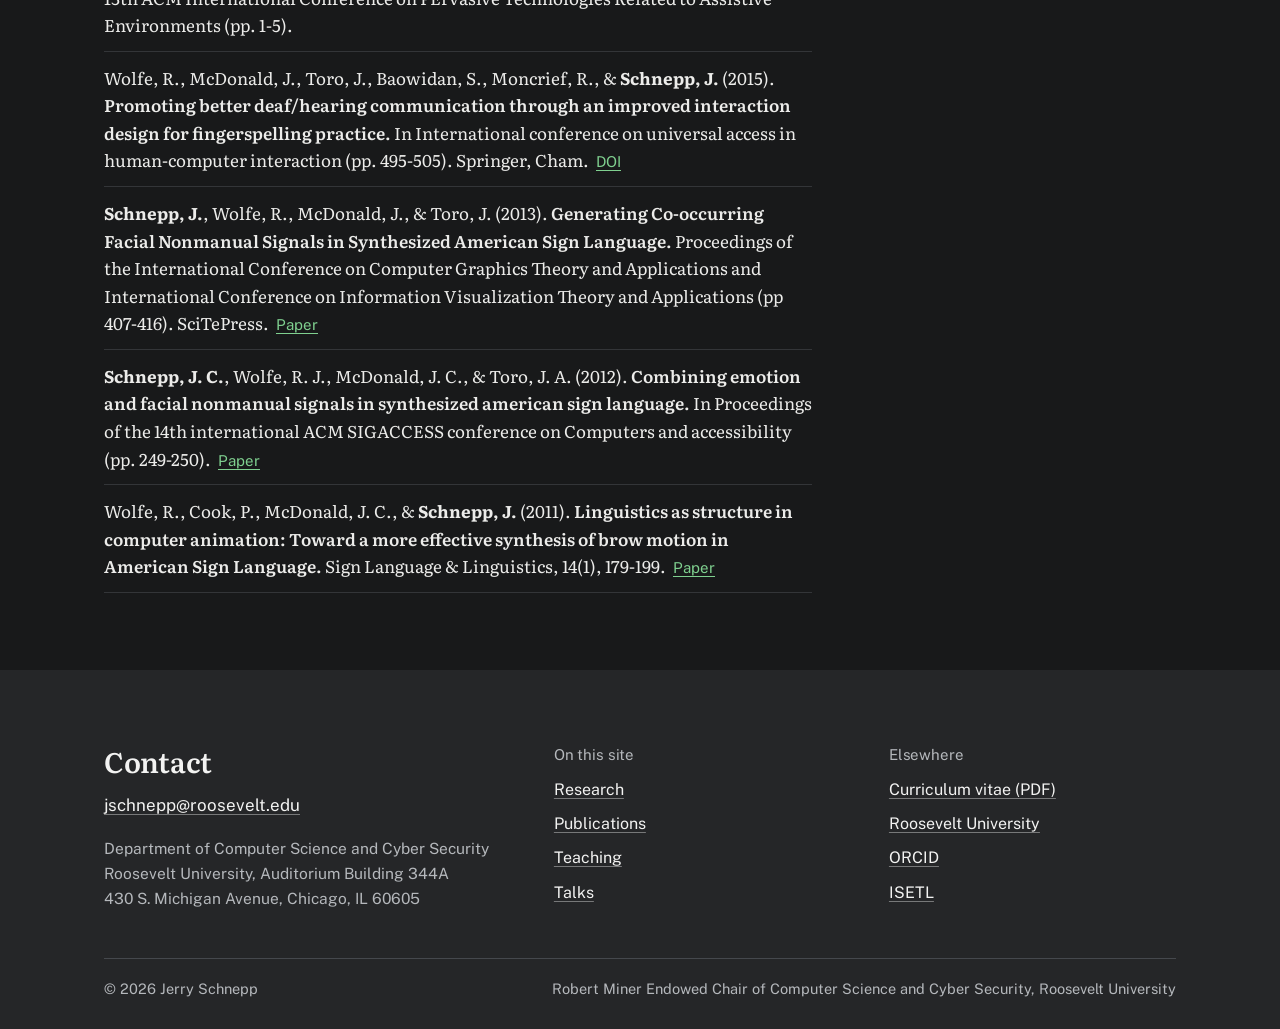
<file: projects/learner-experience-design/index.html>
<!DOCTYPE html>
<html lang="en"><head><meta charset="utf-8">
<title>Moved</title>
<link rel="canonical" href="https://www.jerryschnepp.com/research.html#learner-experience-design">
<meta name="robots" content="noindex">
<meta http-equiv="refresh" content="0; url=../../research.html#learner-experience-design">
<script>location.replace("../../research.html#learner-experience-design");</script>
</head><body><p>This page moved to <a href="../../research.html#learner-experience-design">../../research.html#learner-experience-design</a>.</p></body></html>
</file>
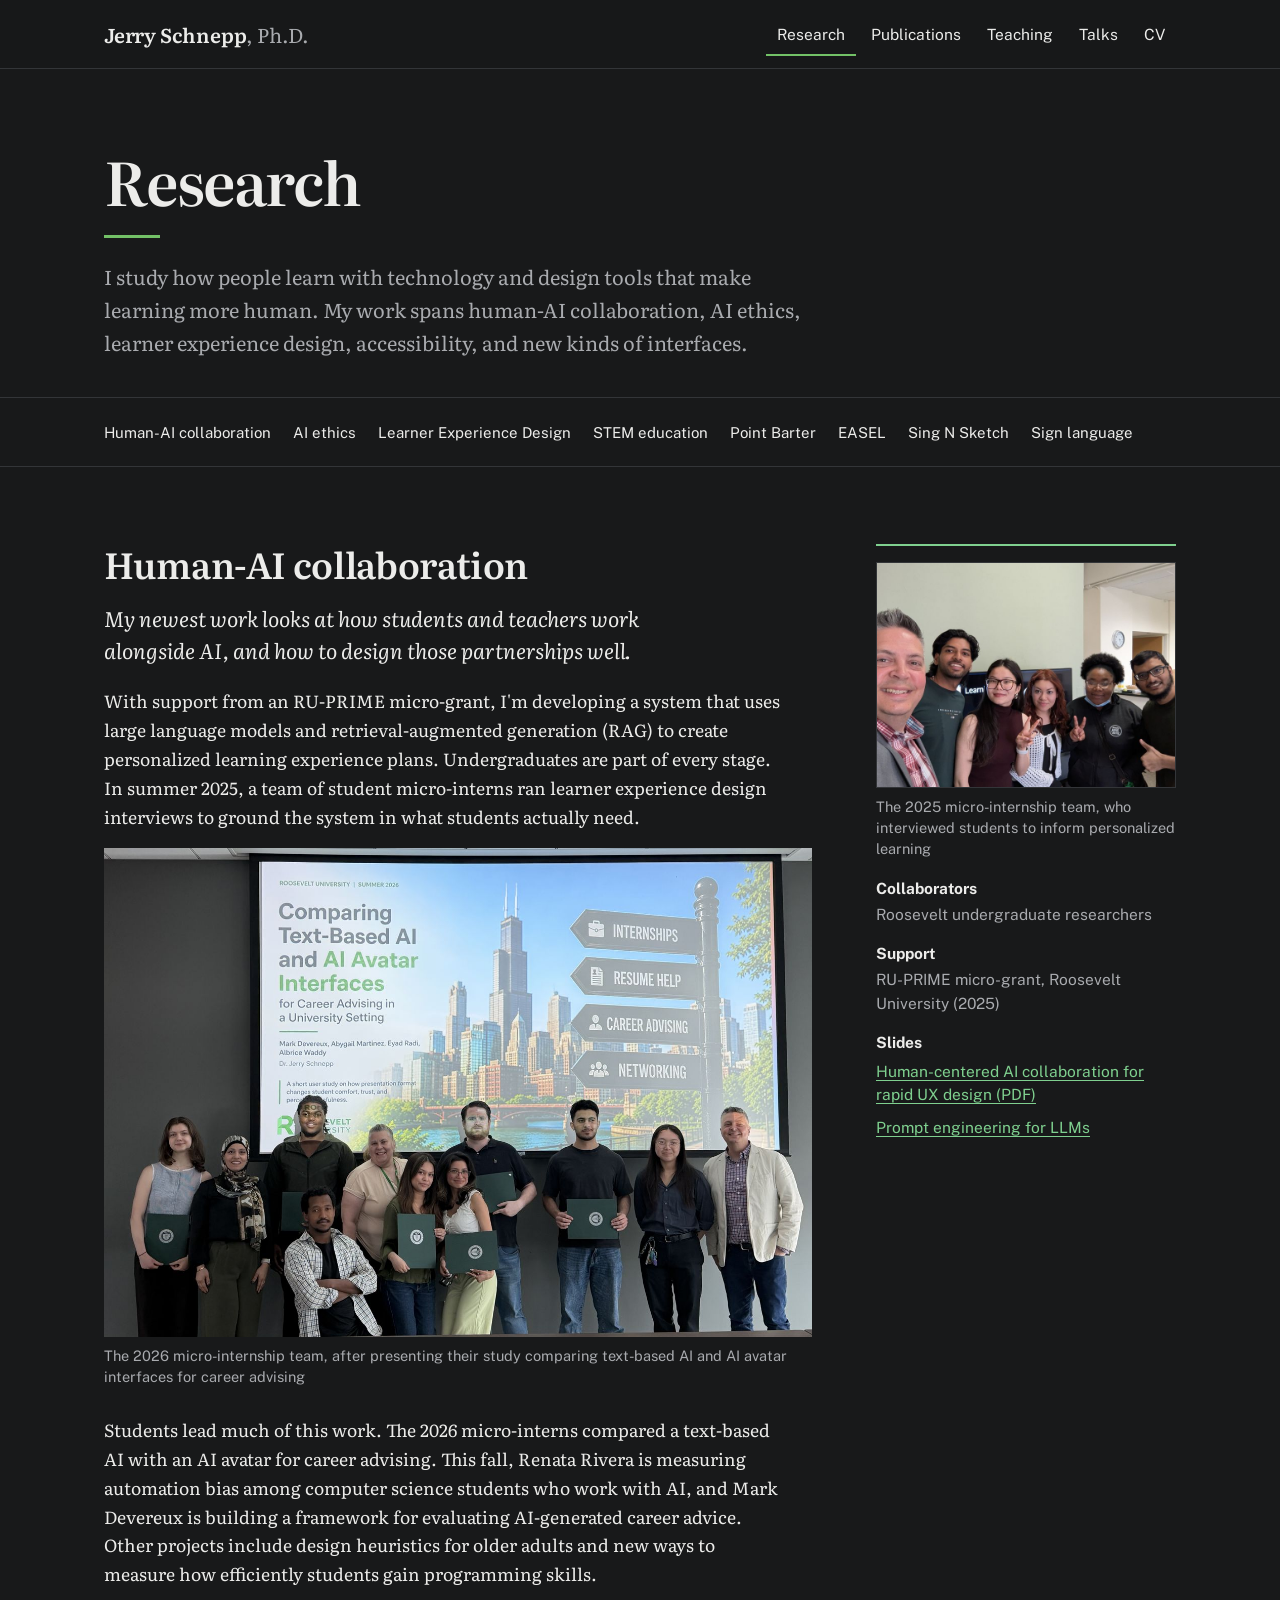
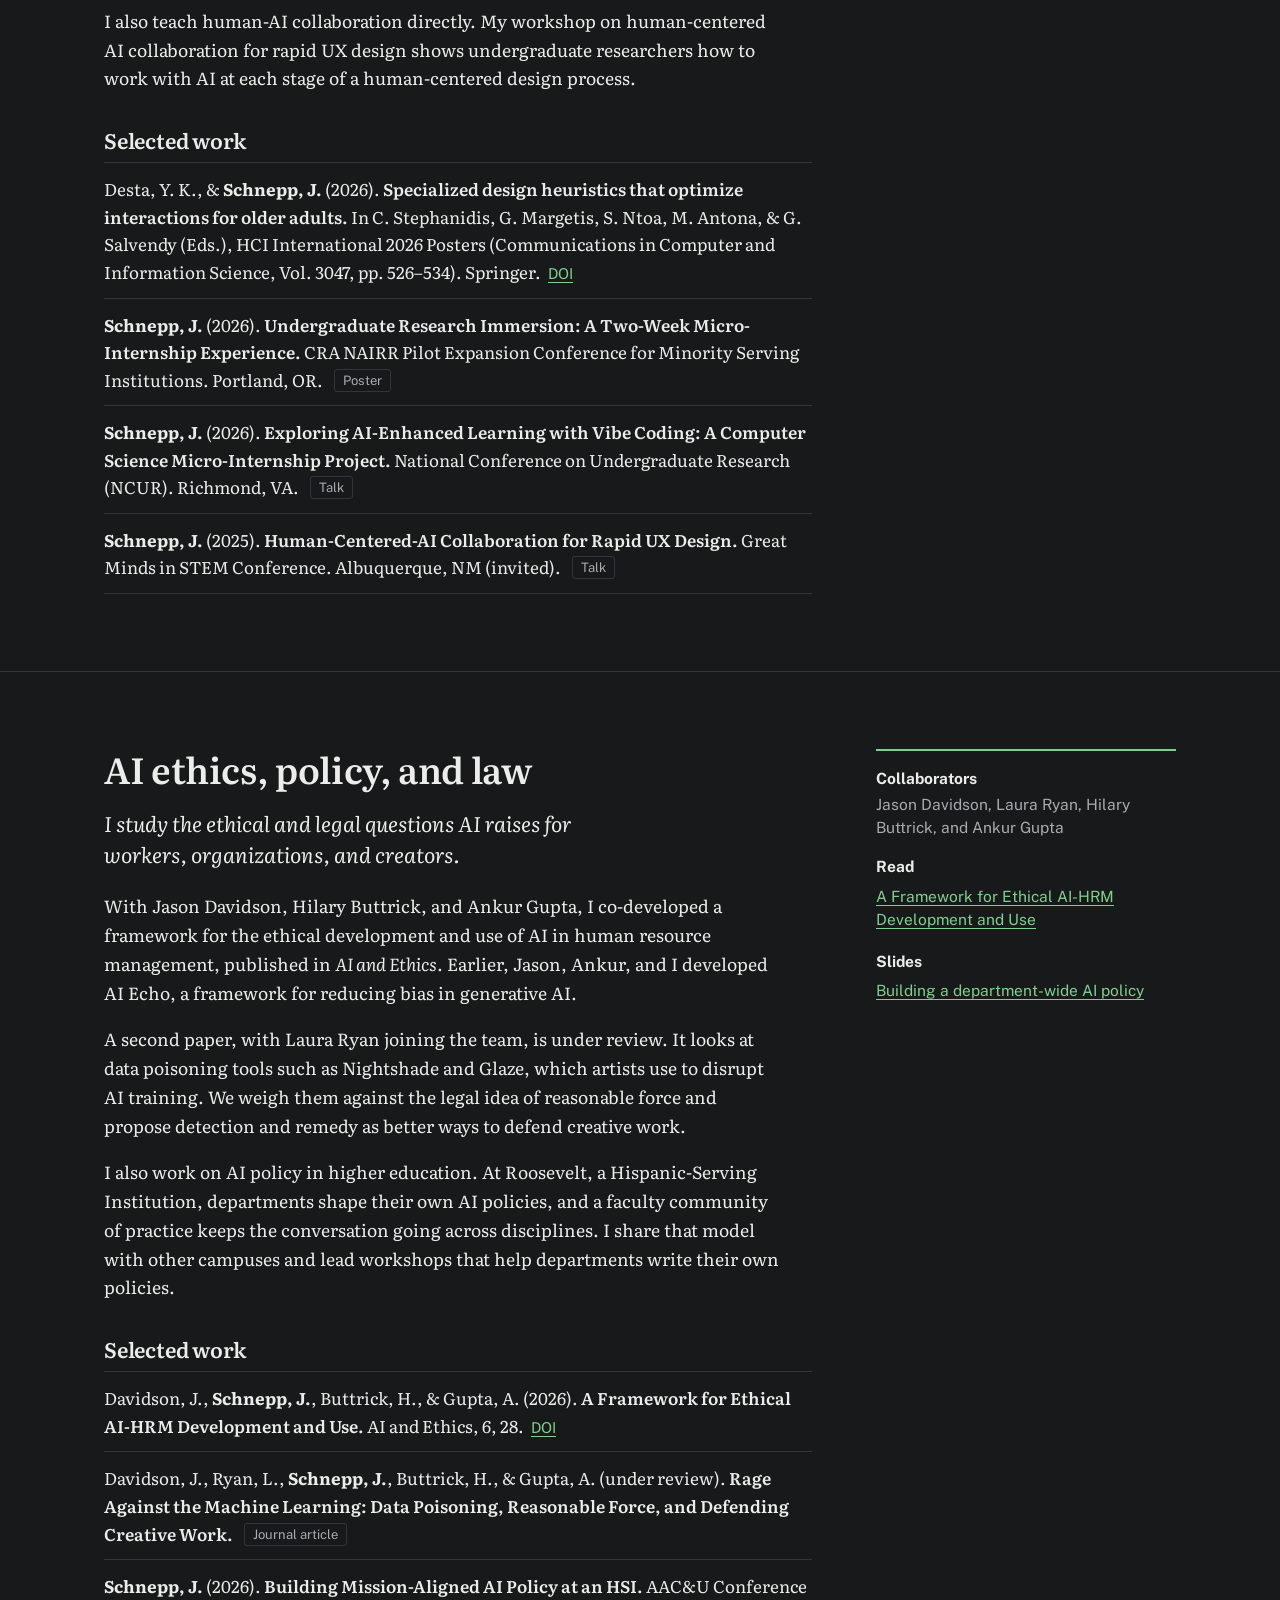
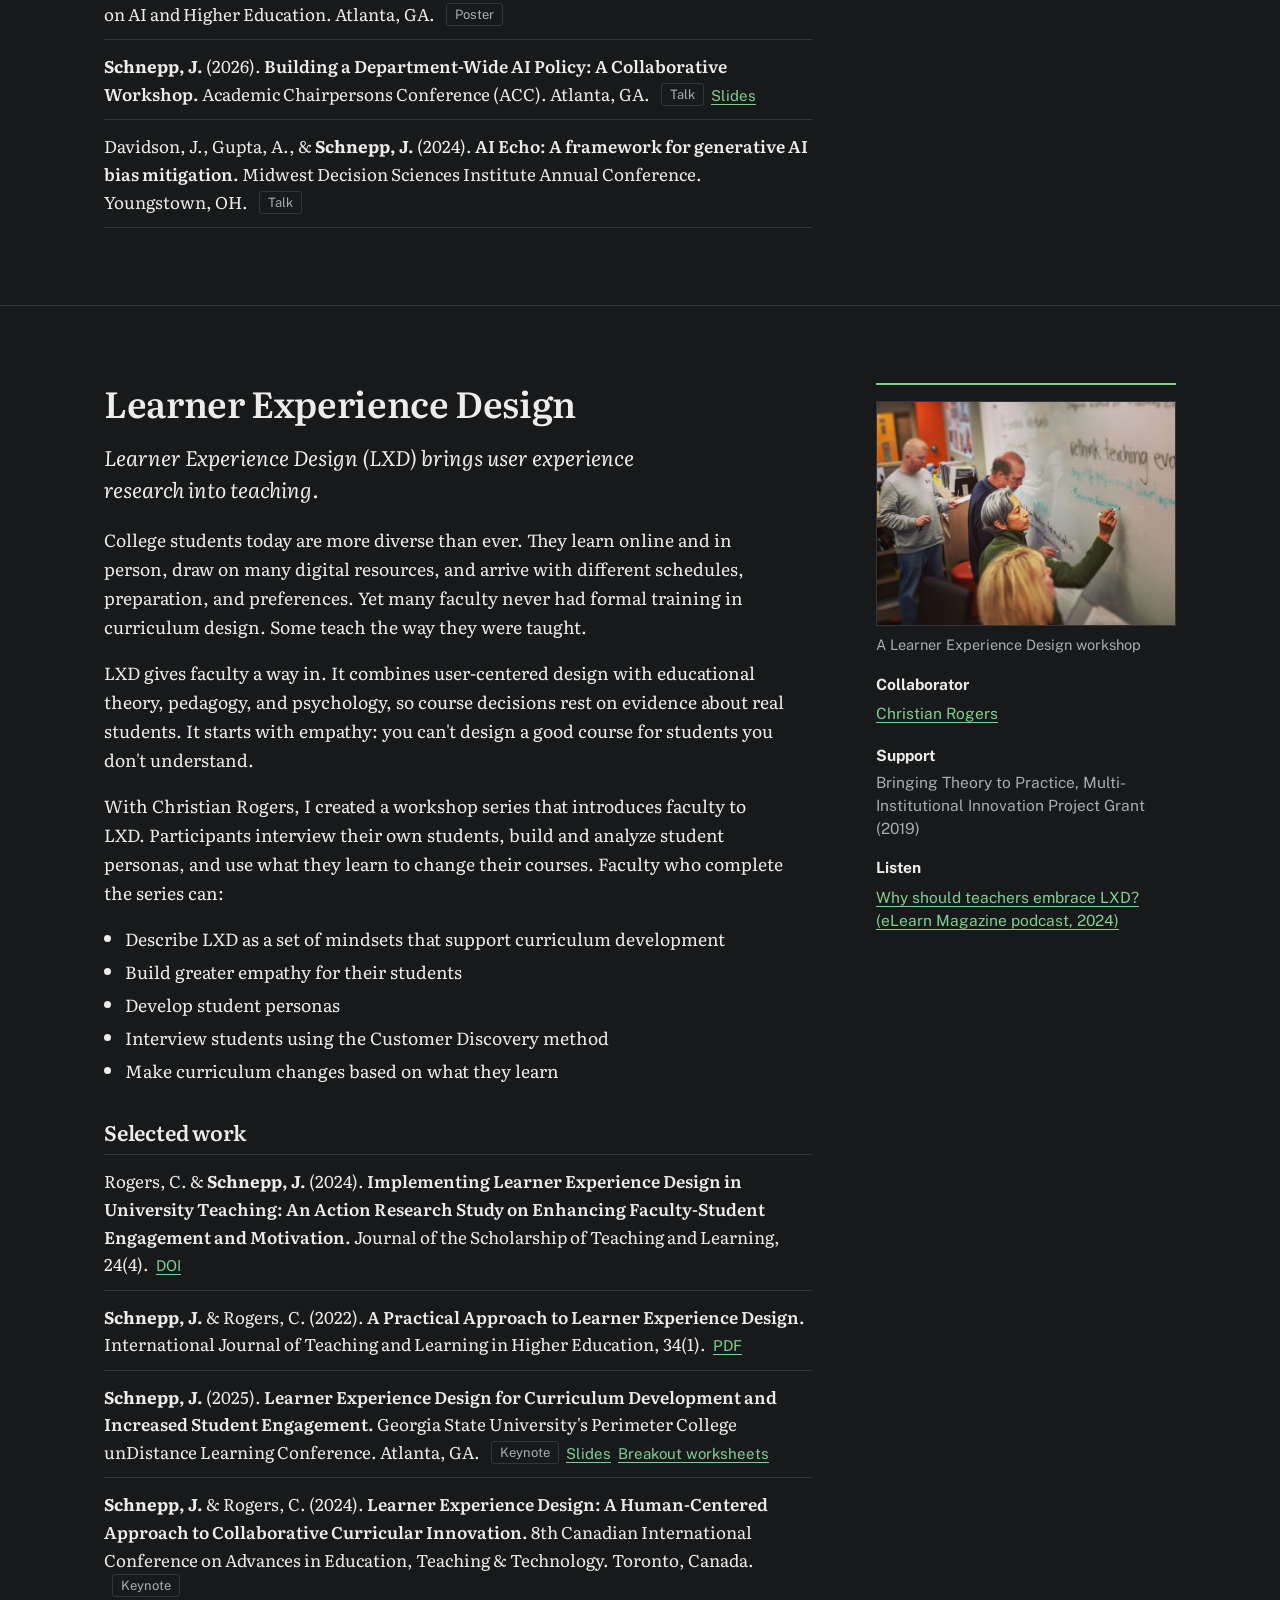
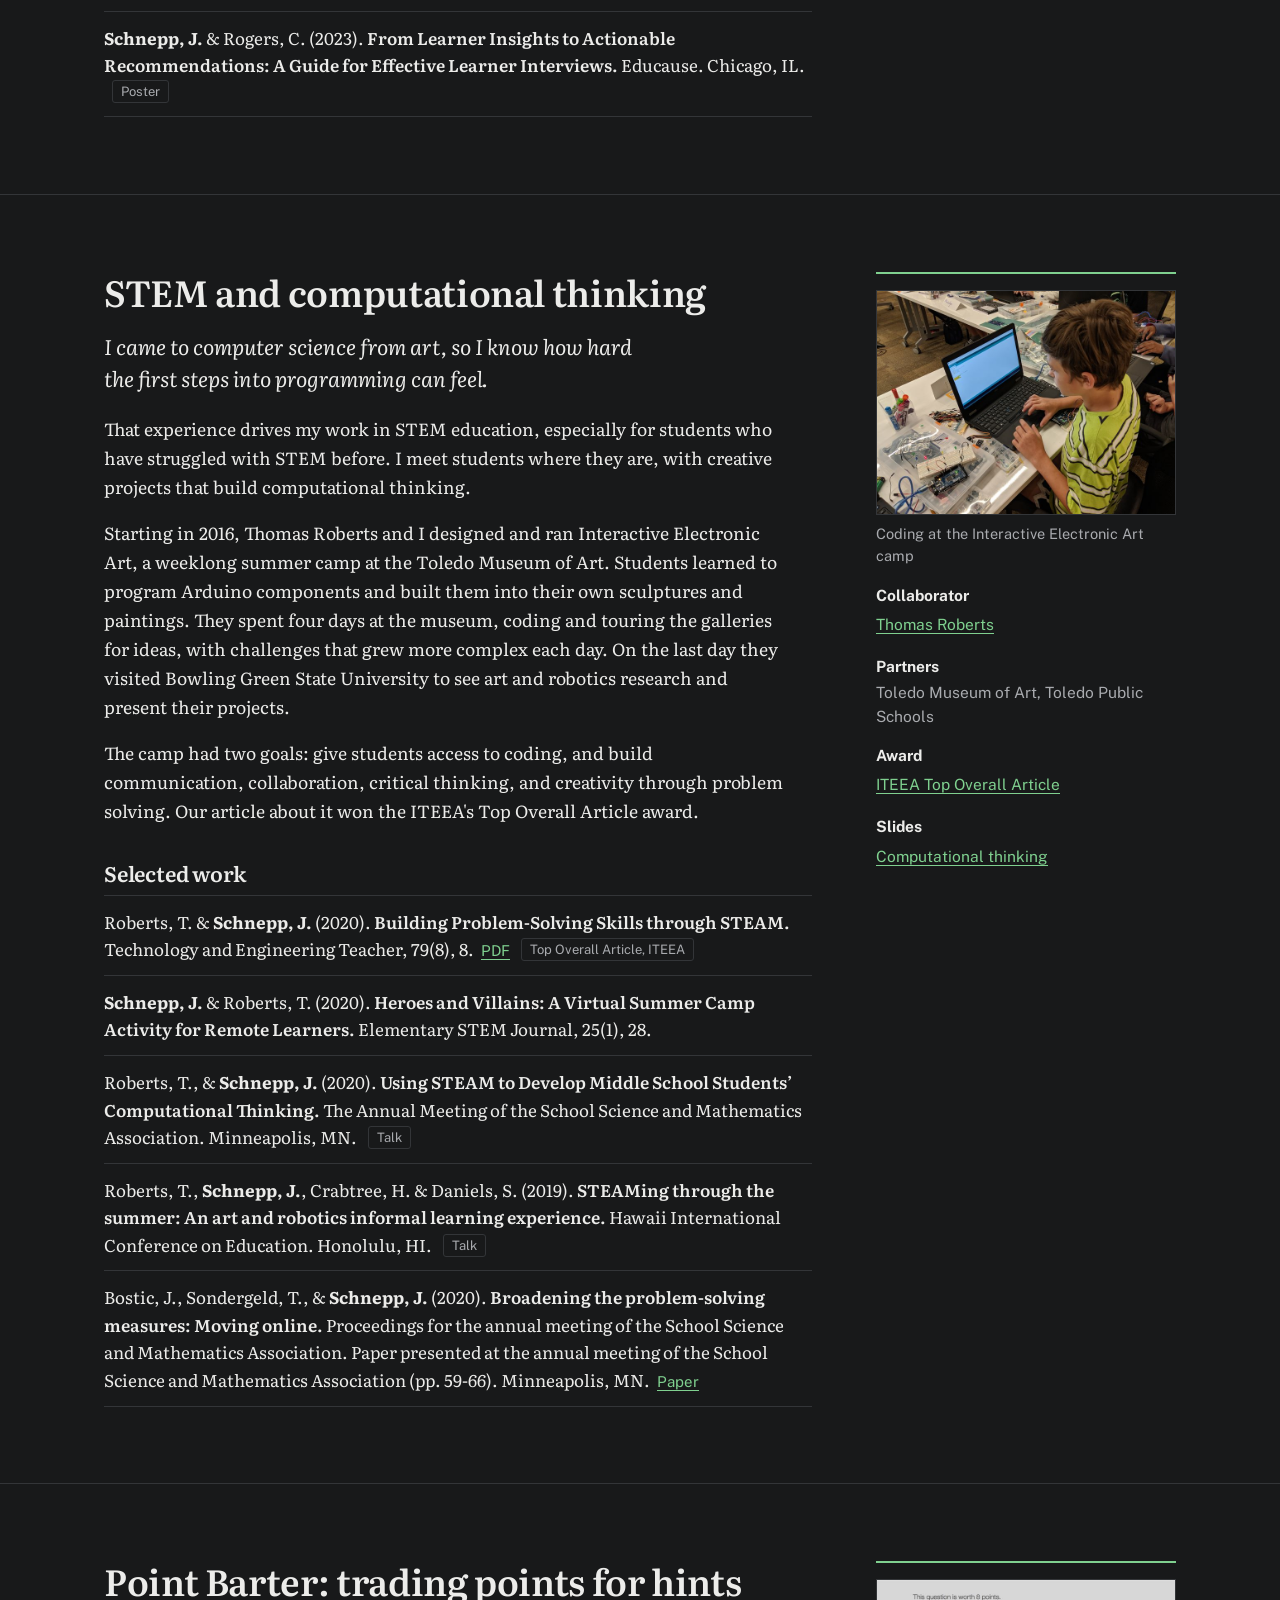
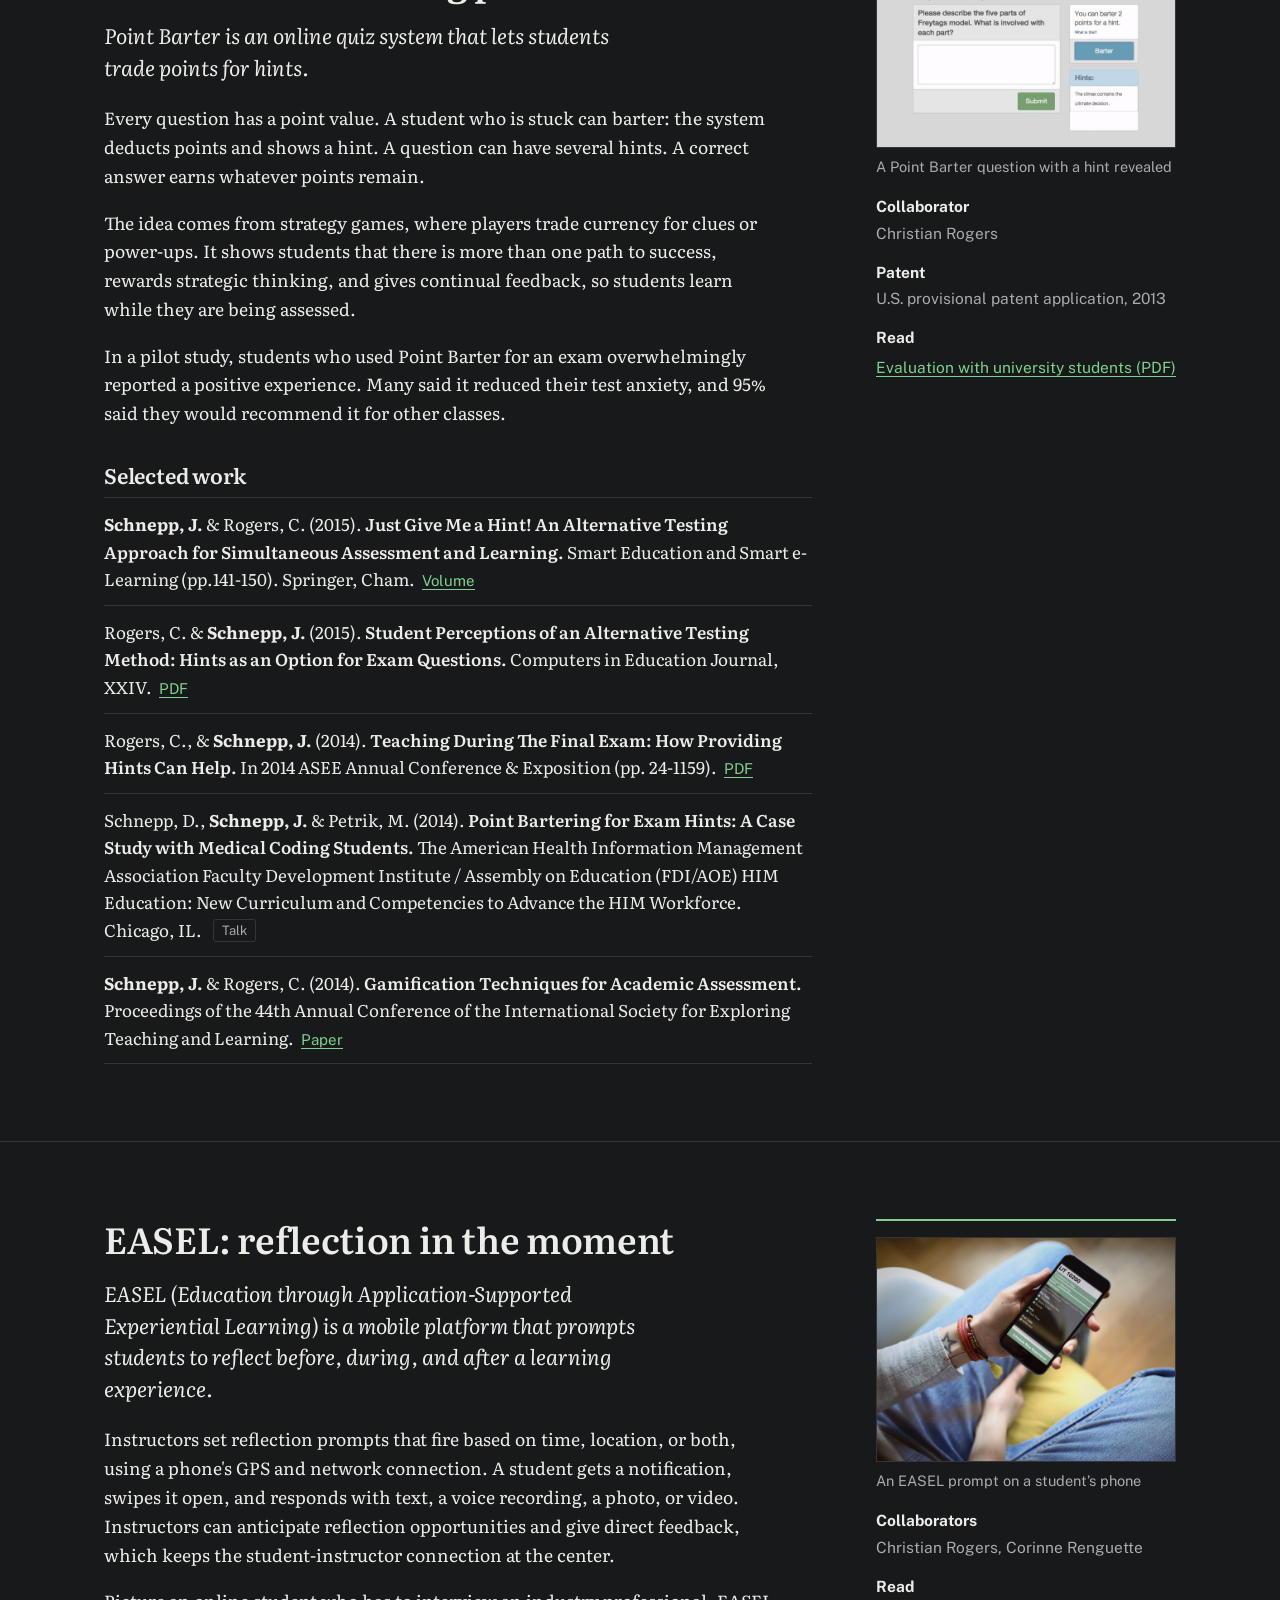
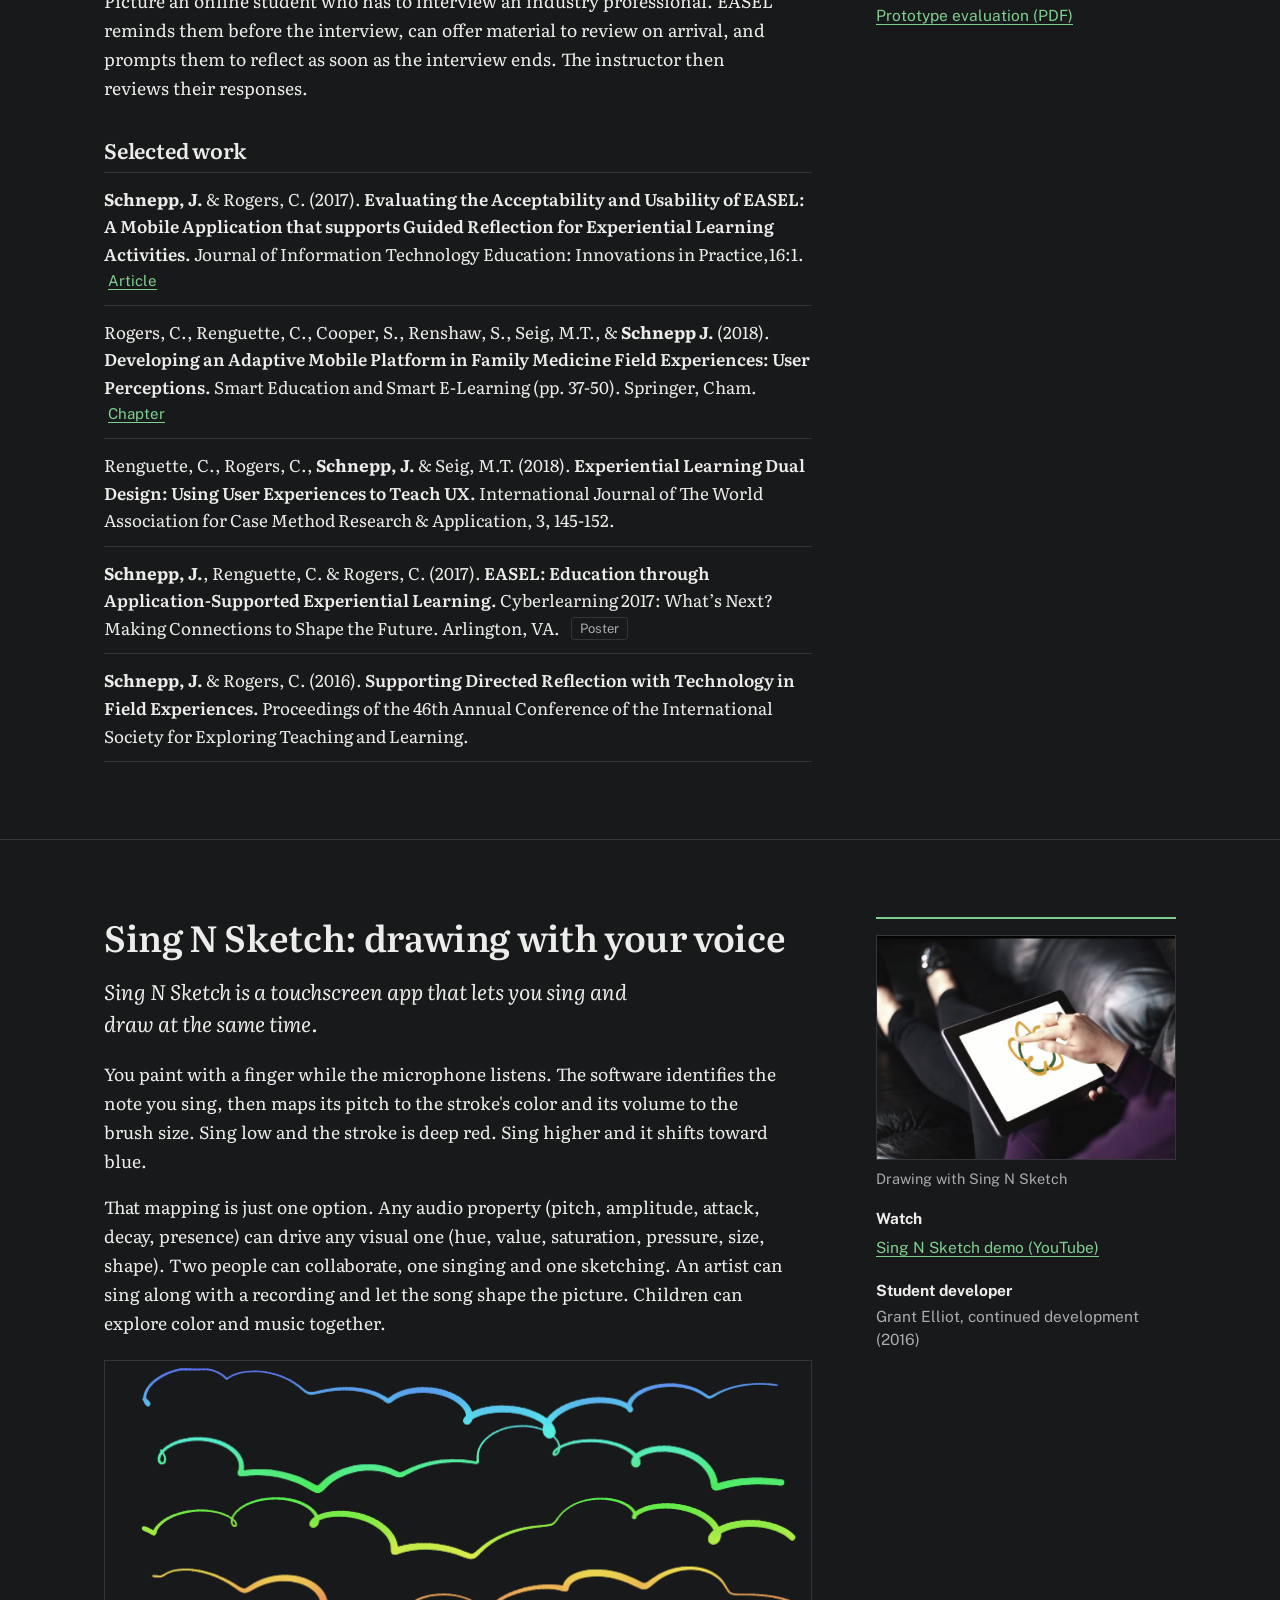
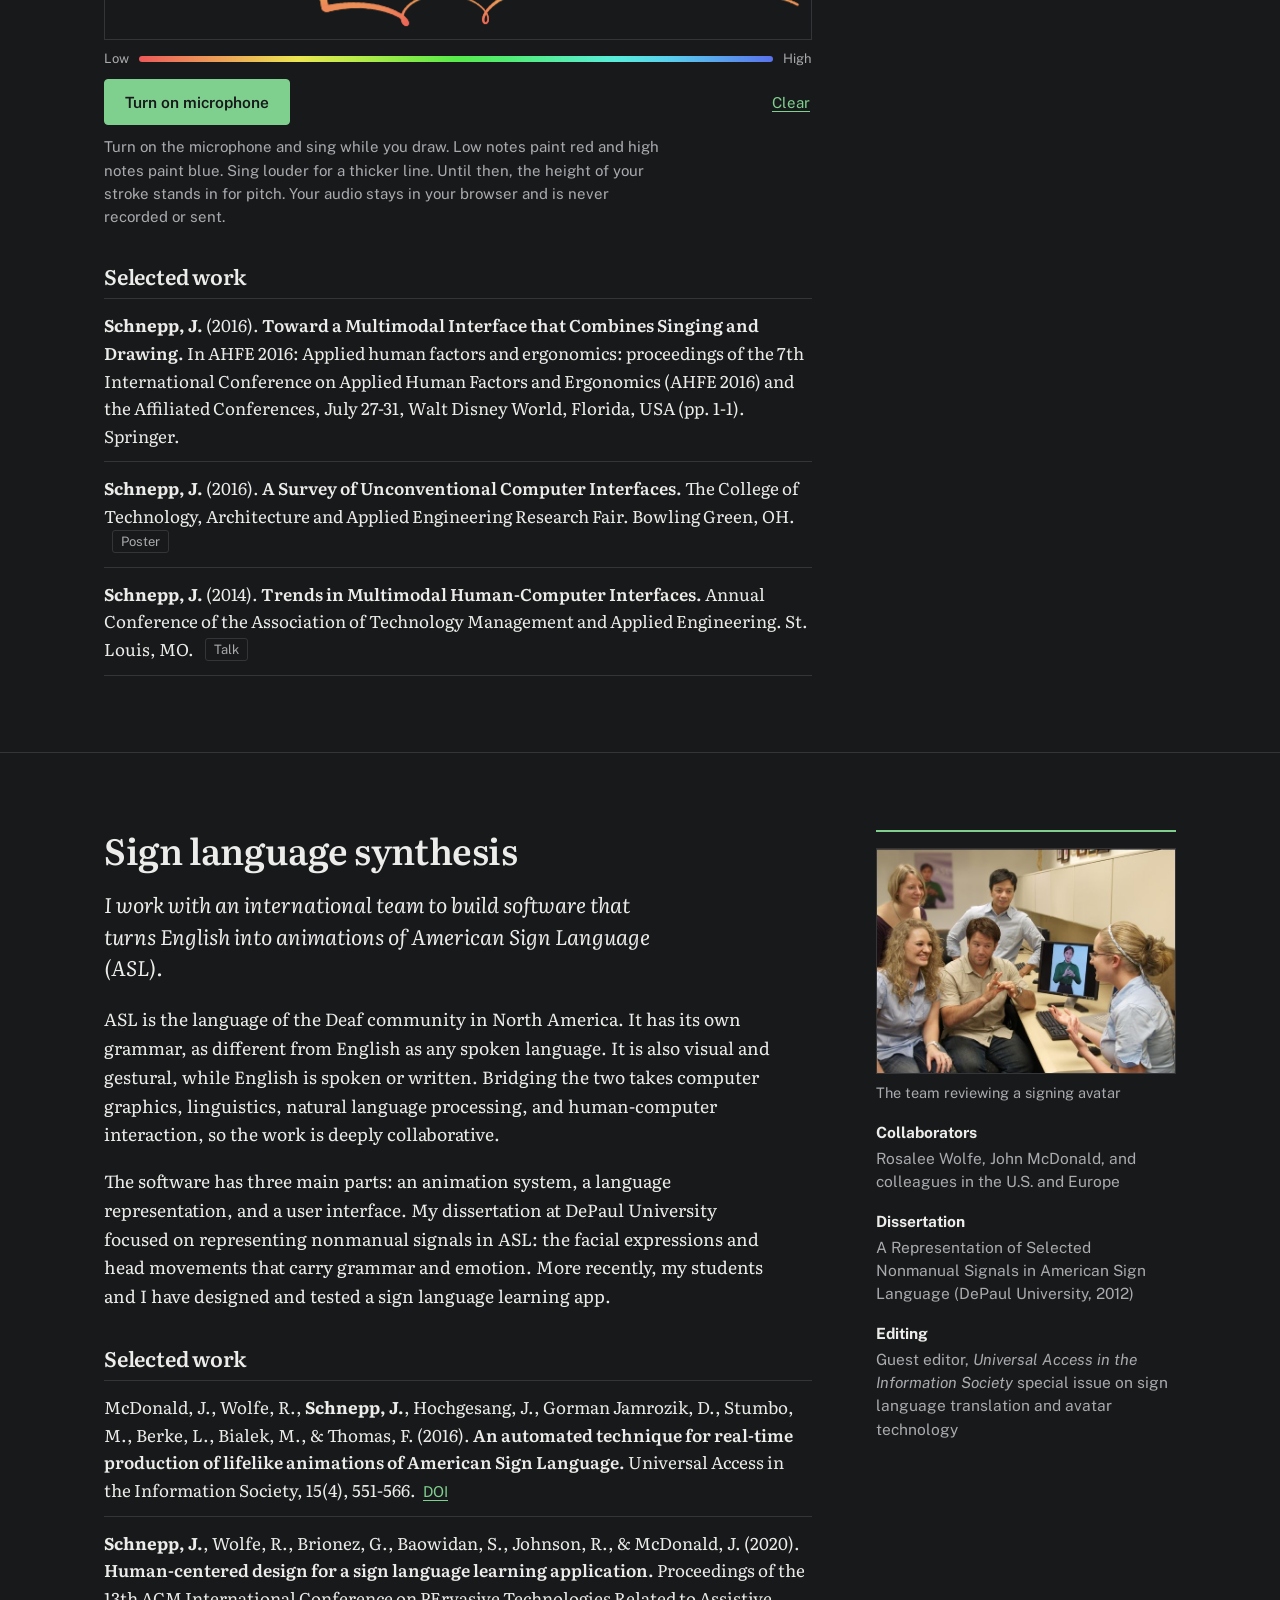
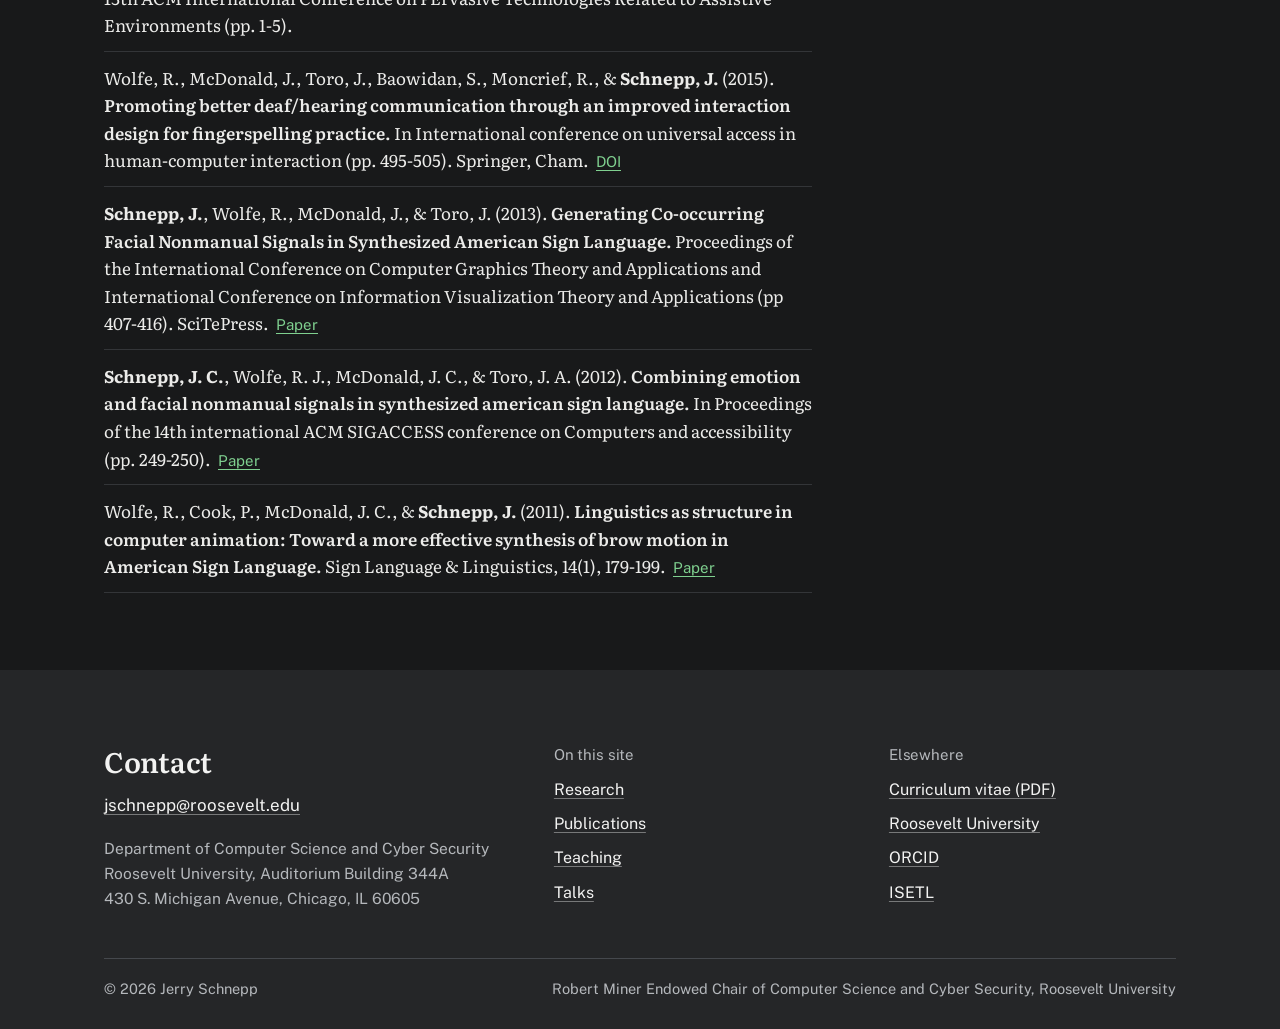
<file: projects/point-barter/index.html>
<!DOCTYPE html>
<html lang="en"><head><meta charset="utf-8">
<title>Moved</title>
<link rel="canonical" href="https://www.jerryschnepp.com/research.html#point-barter">
<meta name="robots" content="noindex">
<meta http-equiv="refresh" content="0; url=../../research.html#point-barter">
<script>location.replace("../../research.html#point-barter");</script>
</head><body><p>This page moved to <a href="../../research.html#point-barter">../../research.html#point-barter</a>.</p></body></html>
</file>
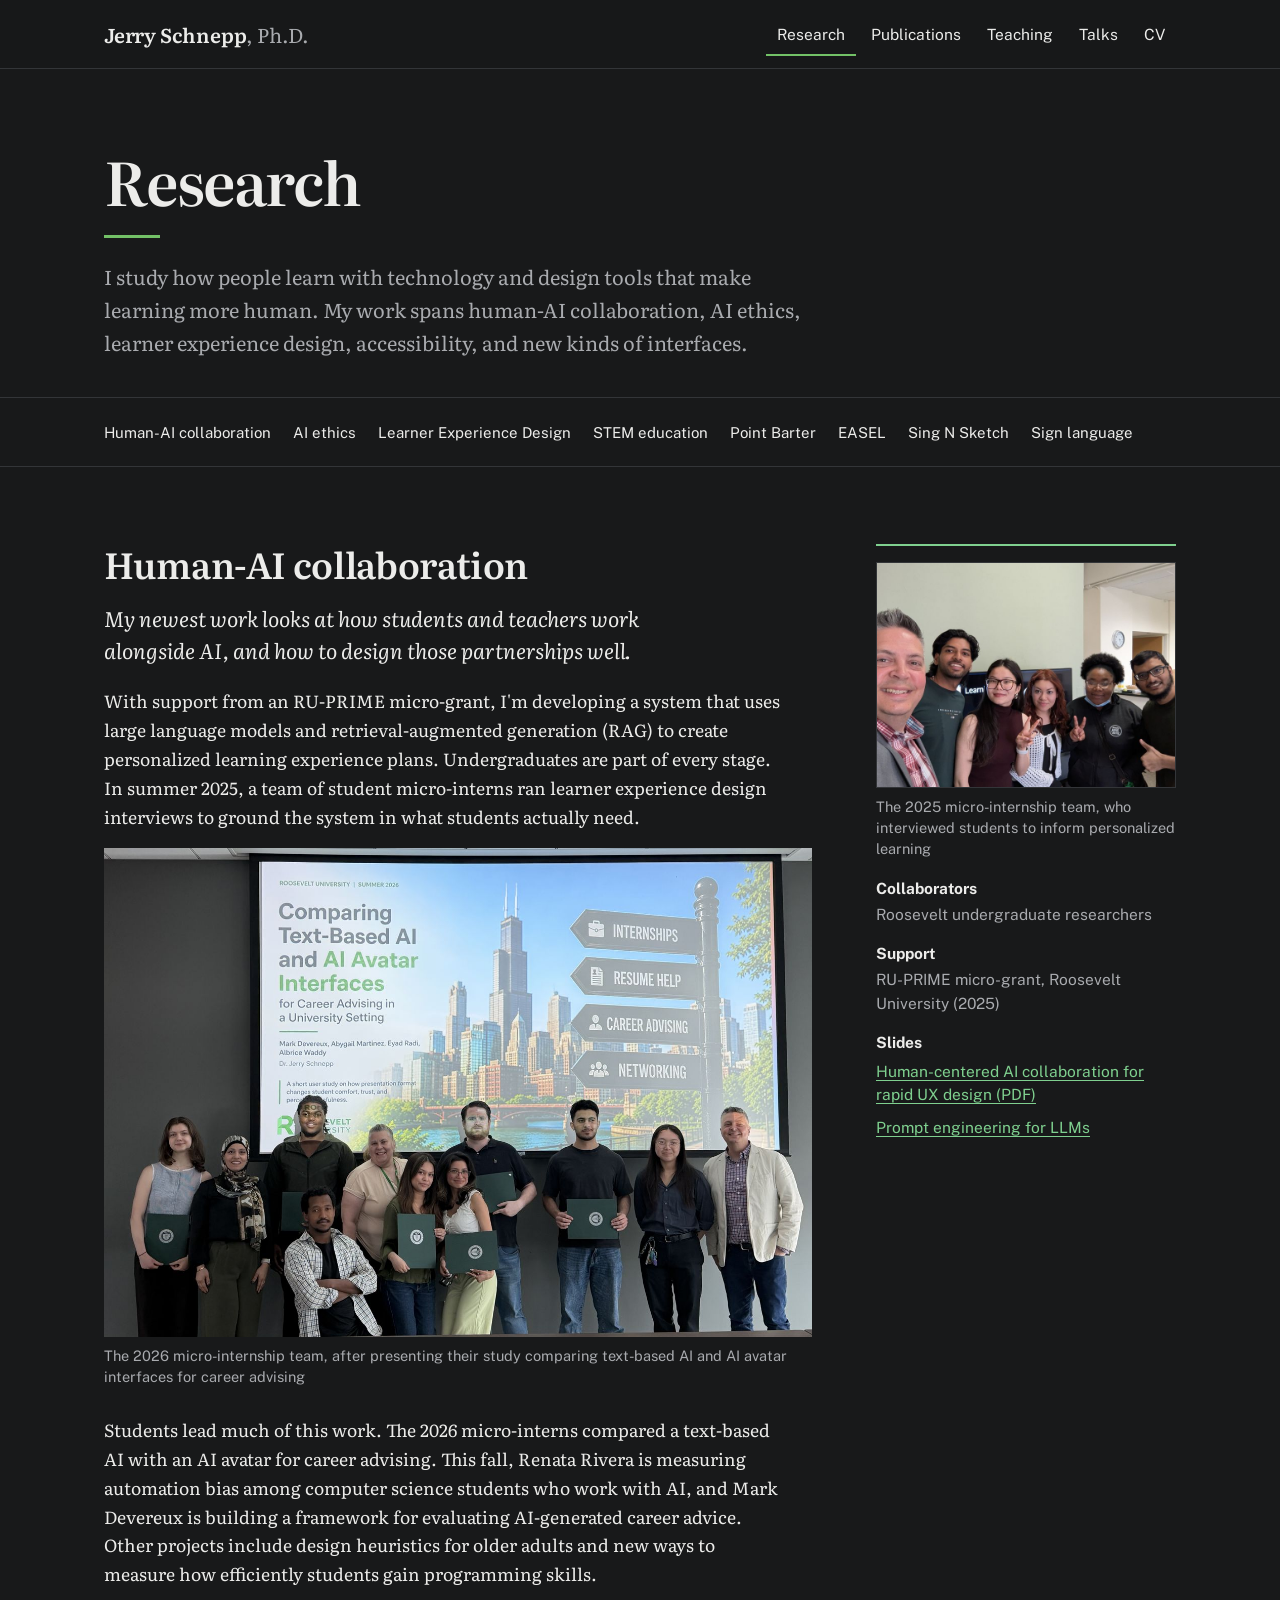
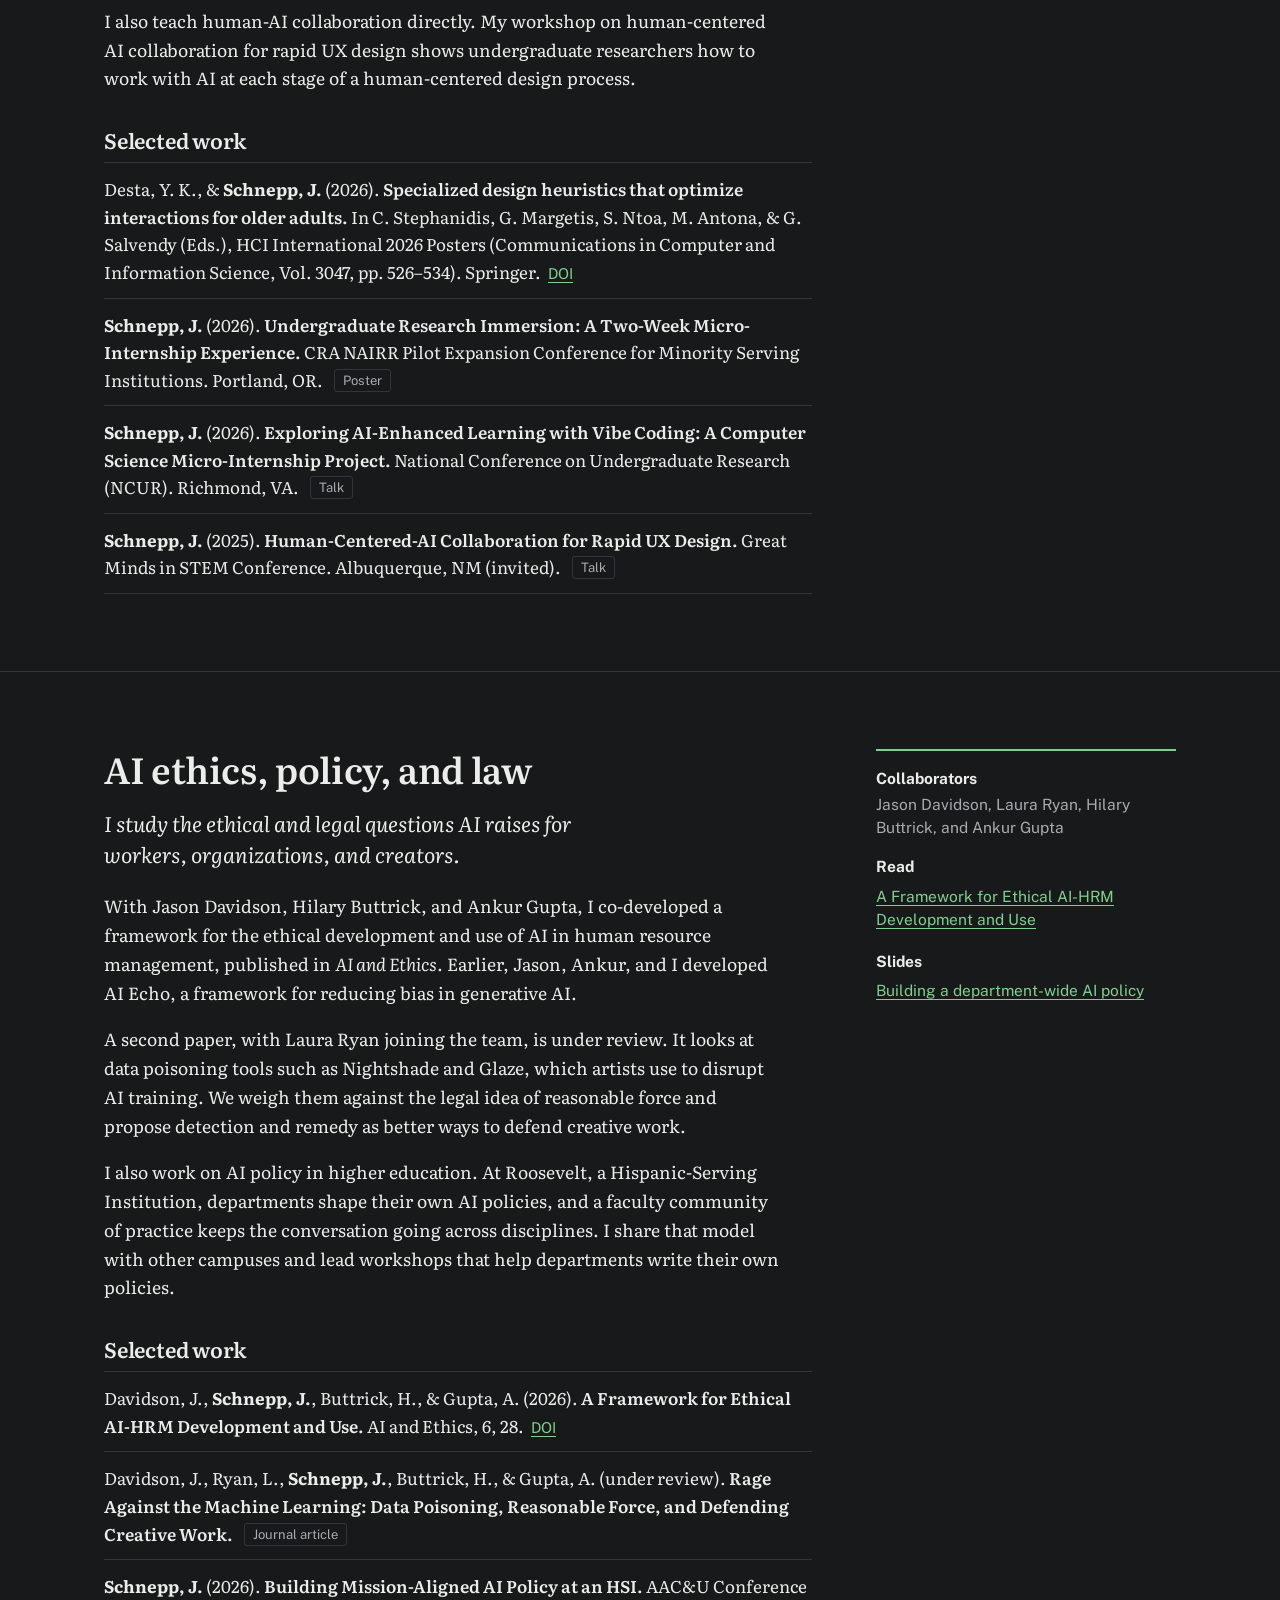
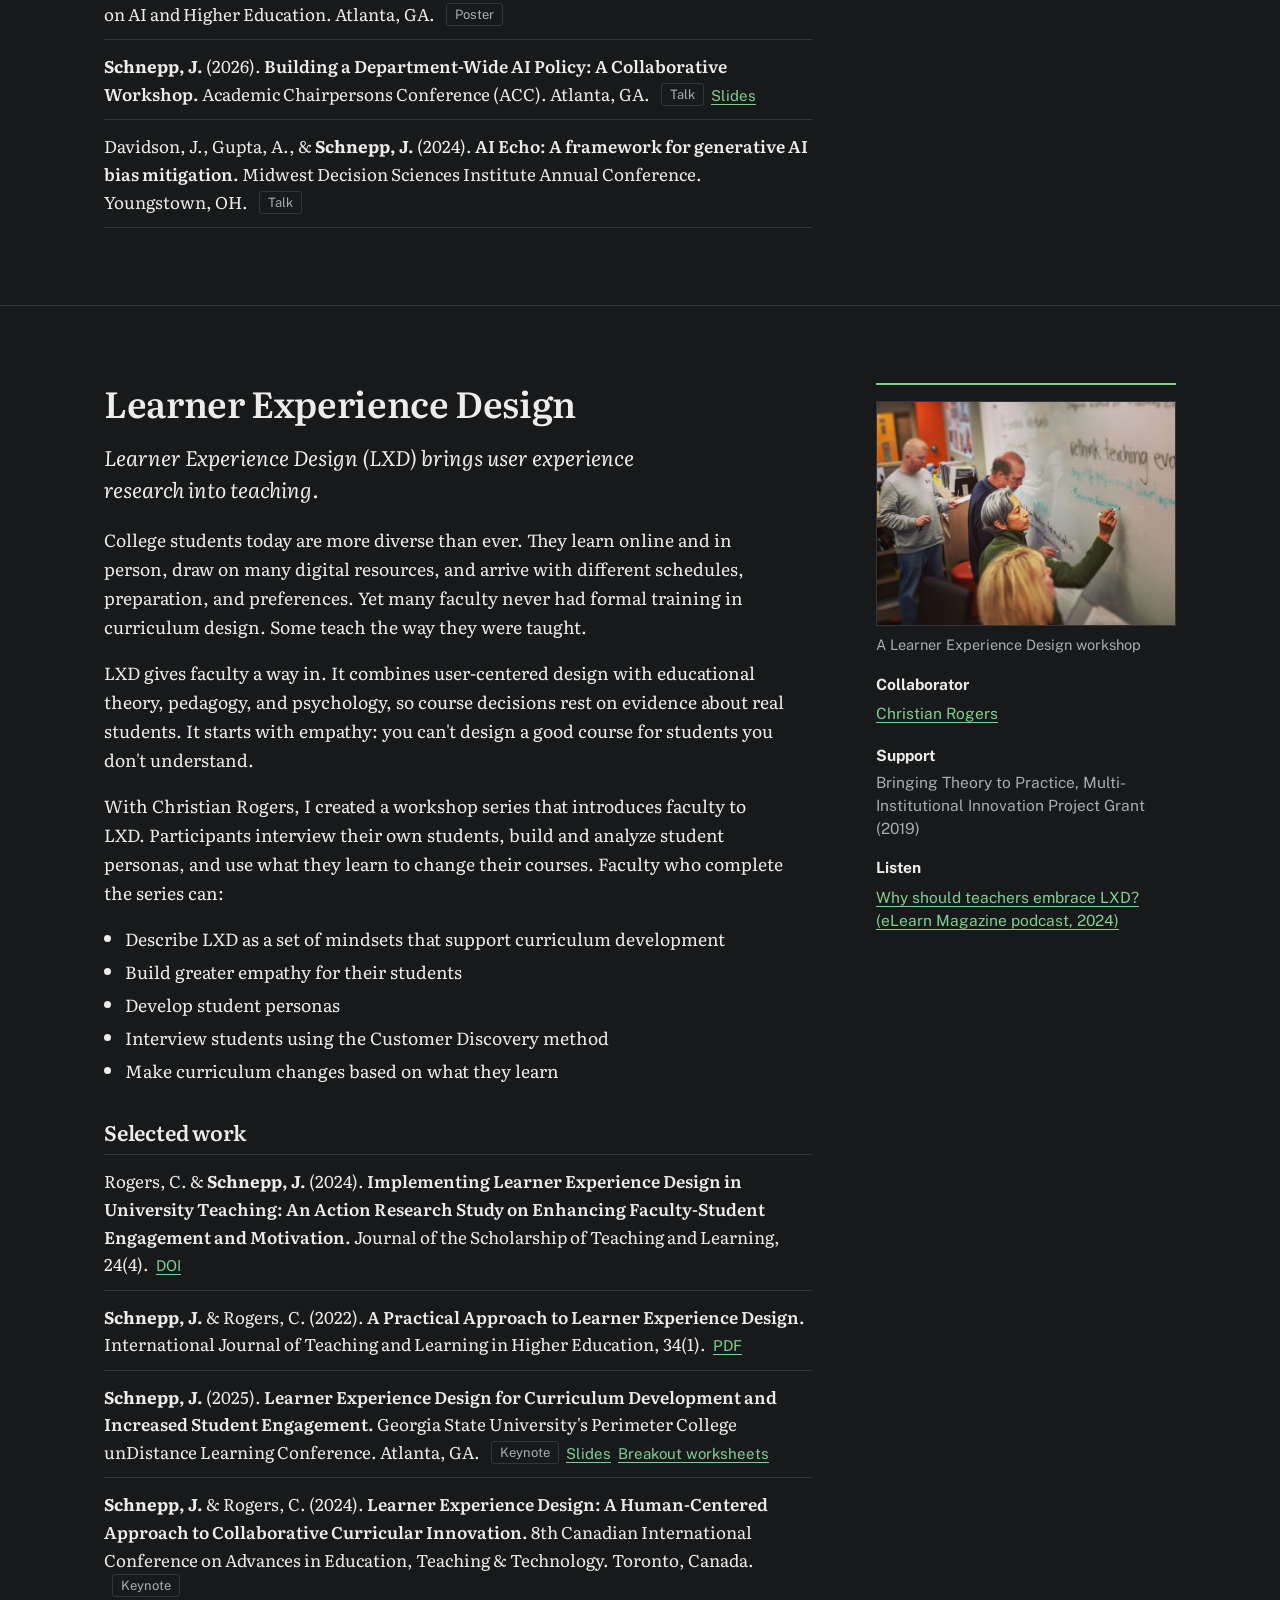
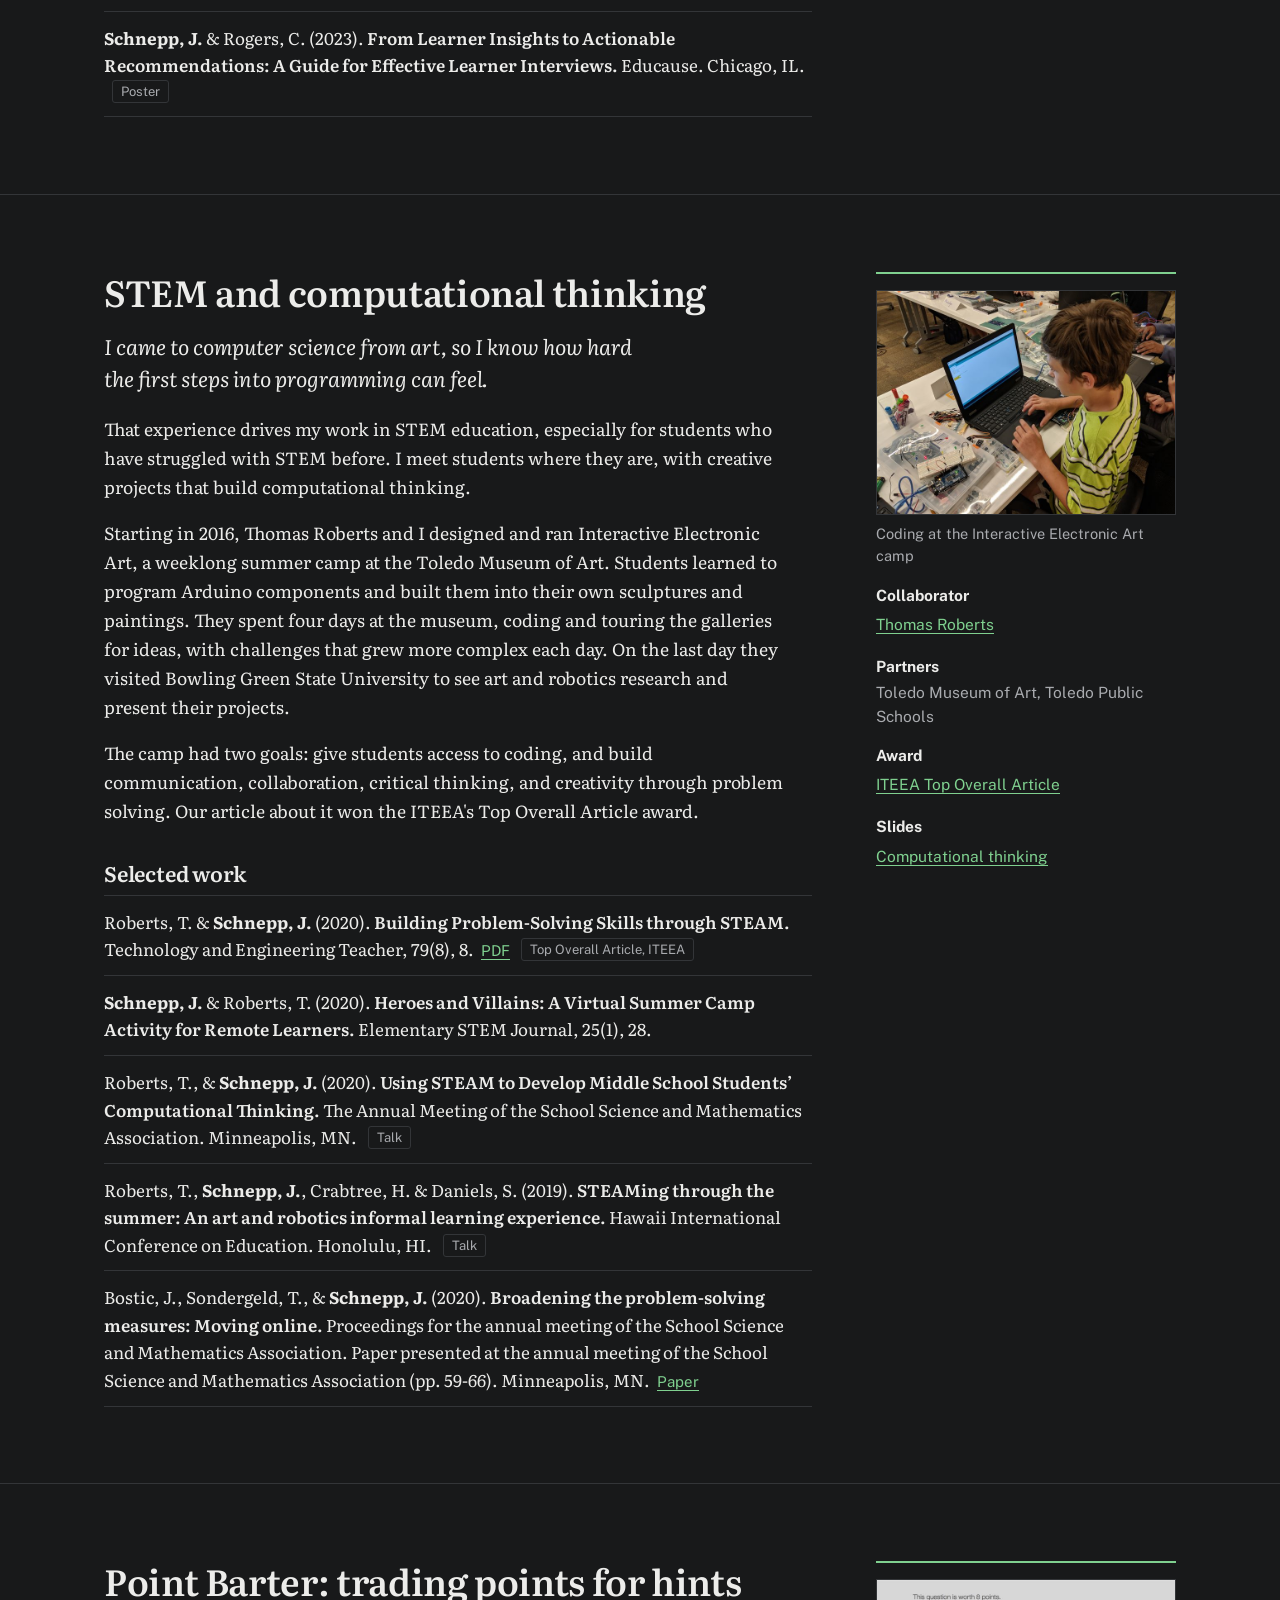
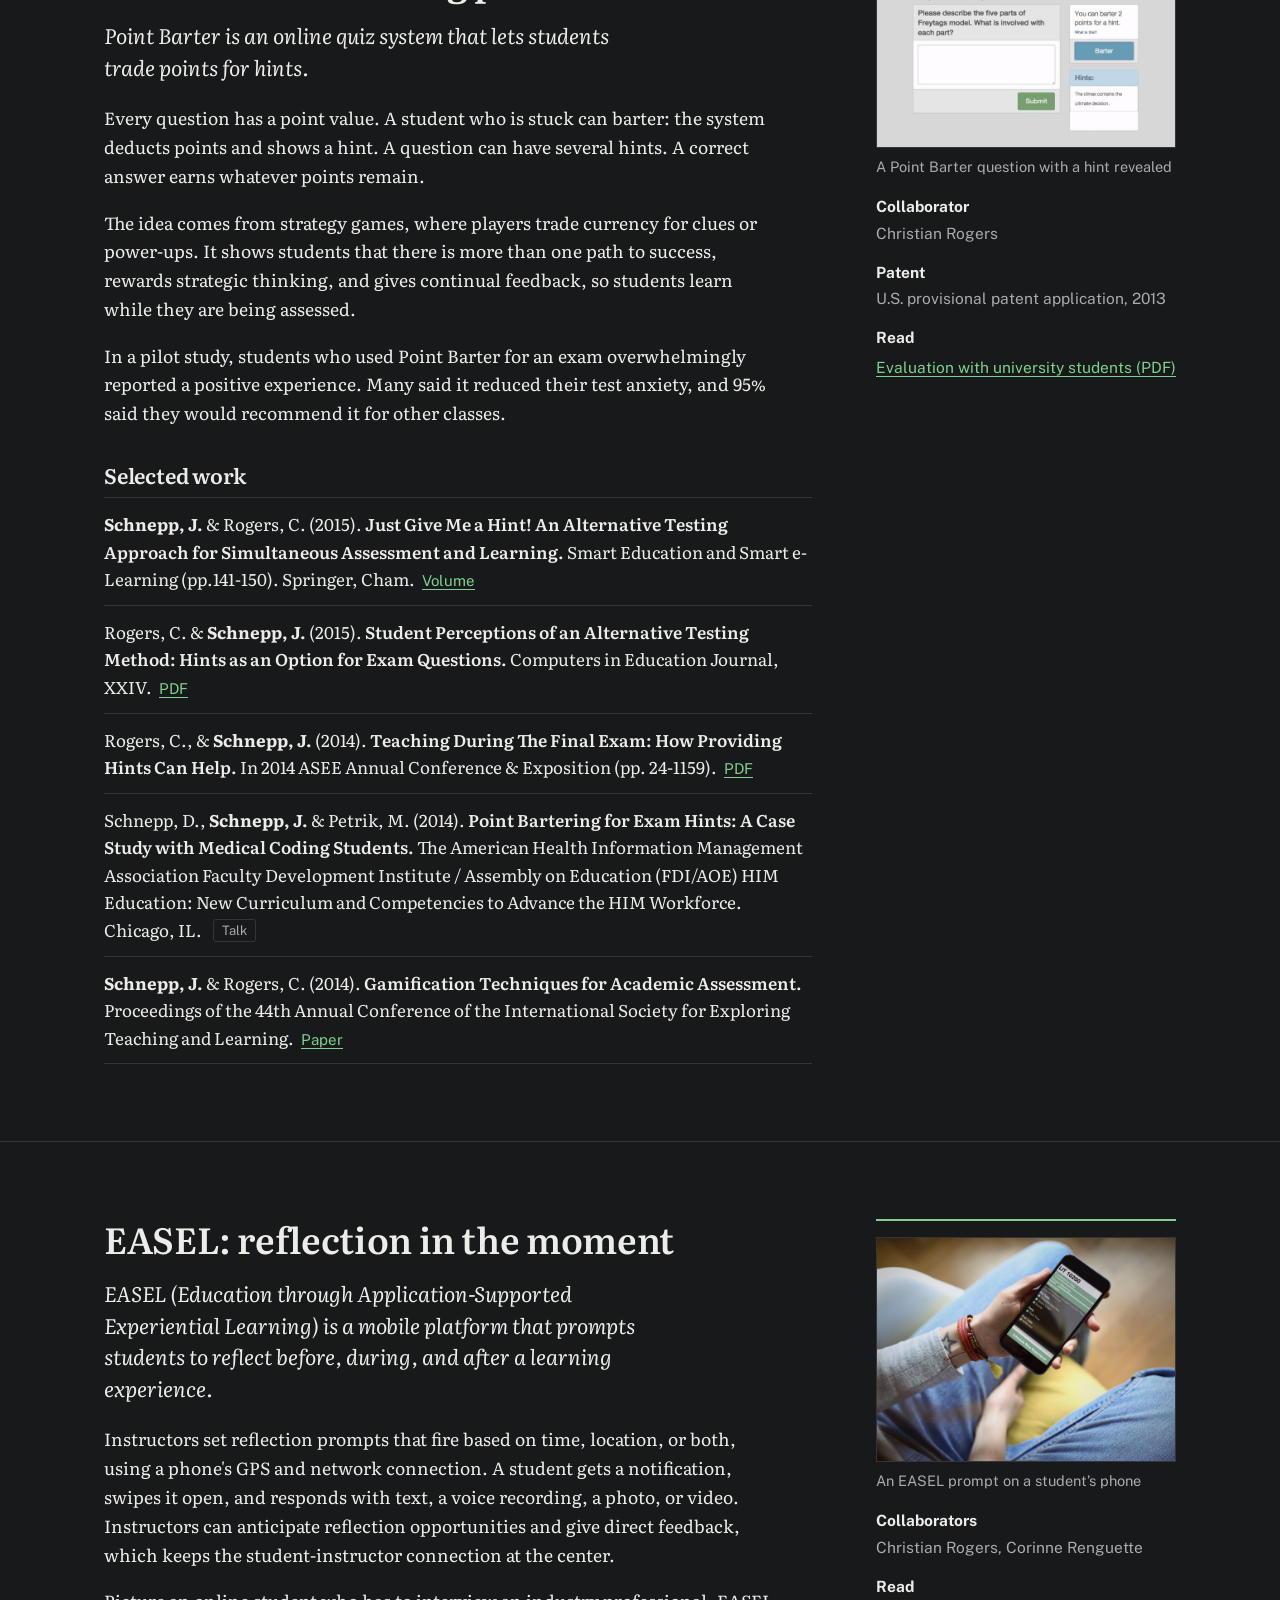
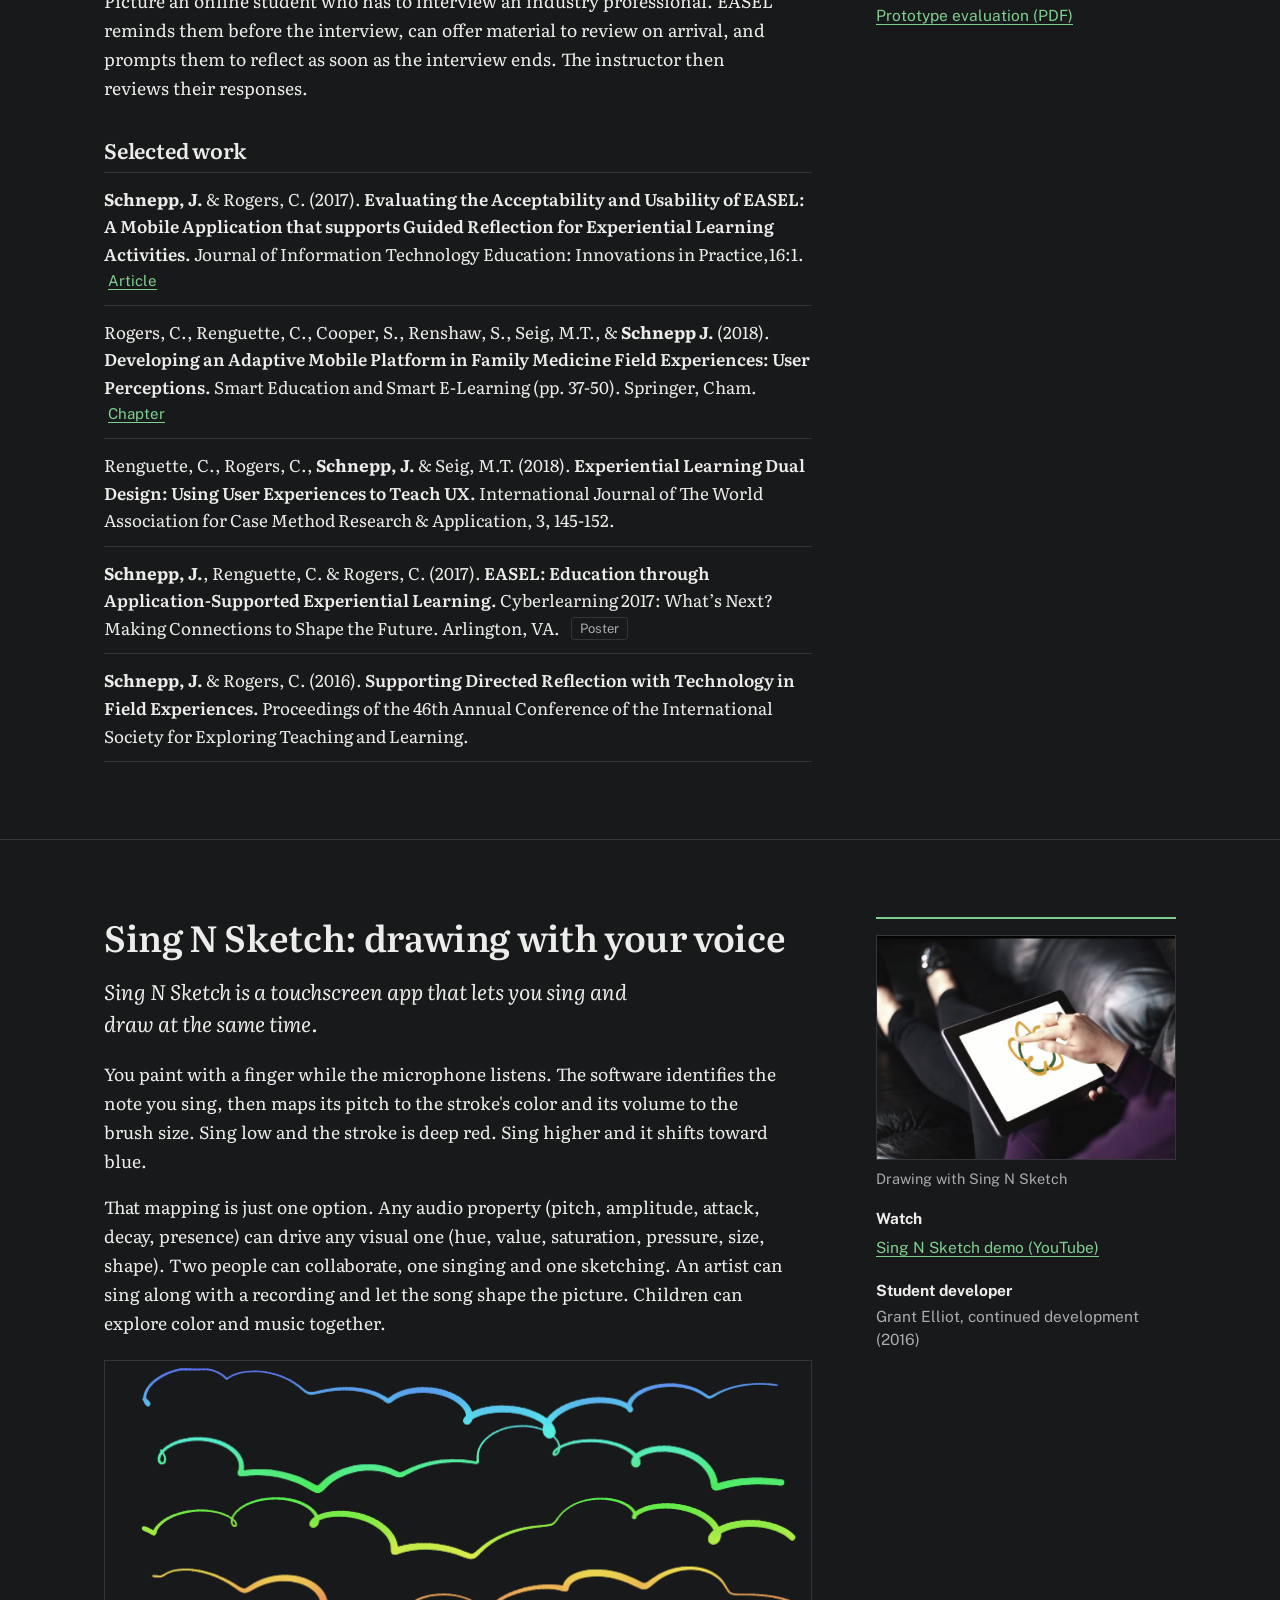
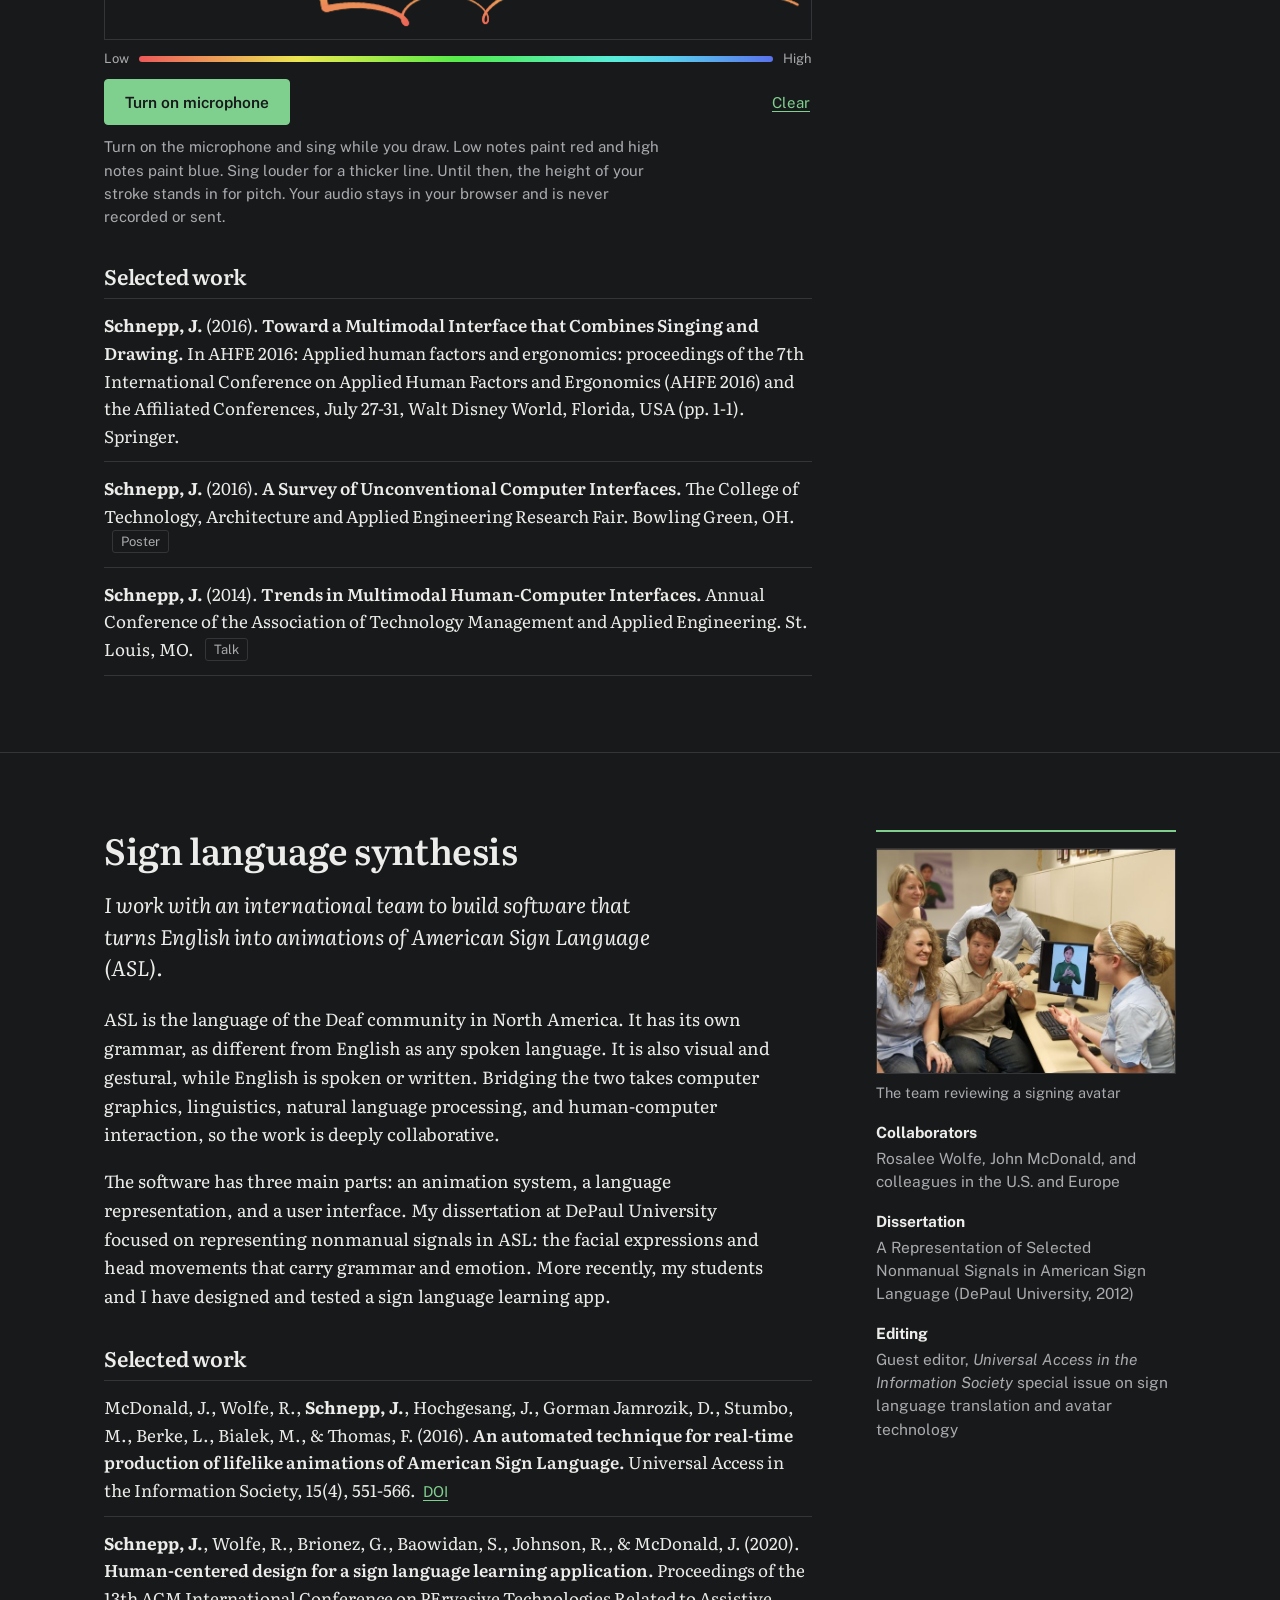
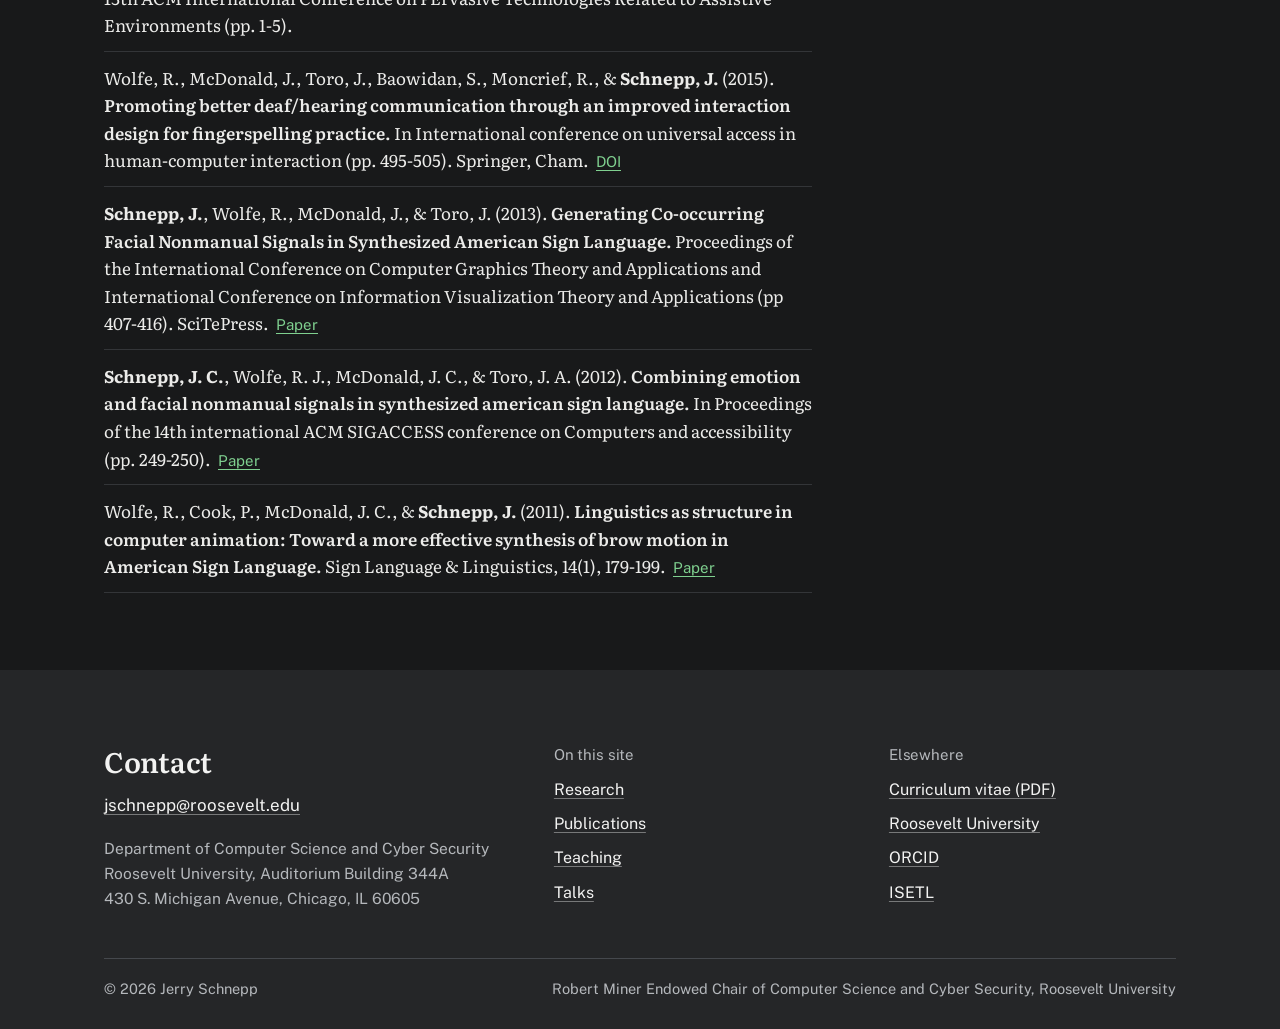
<file: projects/sign-language-synthesis/index.html>
<!DOCTYPE html>
<html lang="en"><head><meta charset="utf-8">
<title>Moved</title>
<link rel="canonical" href="https://www.jerryschnepp.com/research.html#sign-language-synthesis">
<meta name="robots" content="noindex">
<meta http-equiv="refresh" content="0; url=../../research.html#sign-language-synthesis">
<script>location.replace("../../research.html#sign-language-synthesis");</script>
</head><body><p>This page moved to <a href="../../research.html#sign-language-synthesis">../../research.html#sign-language-synthesis</a>.</p></body></html>
</file>
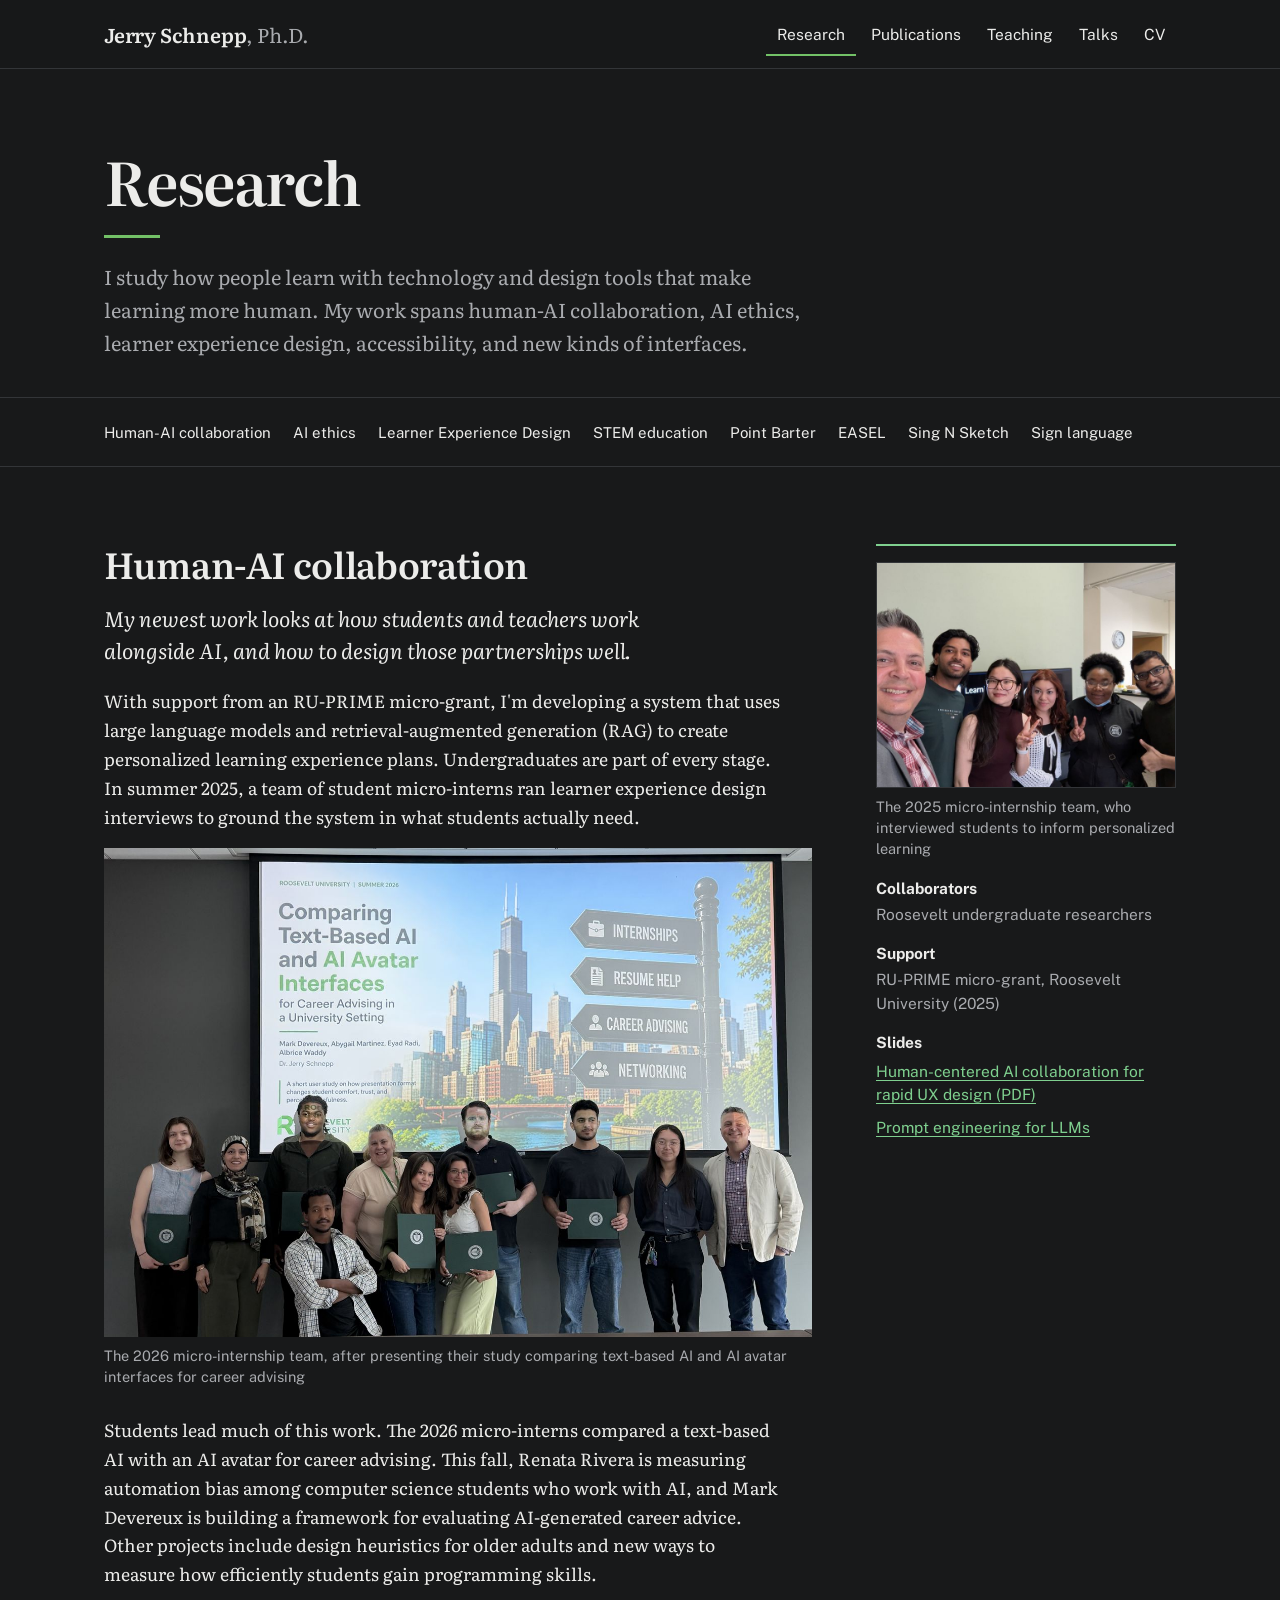
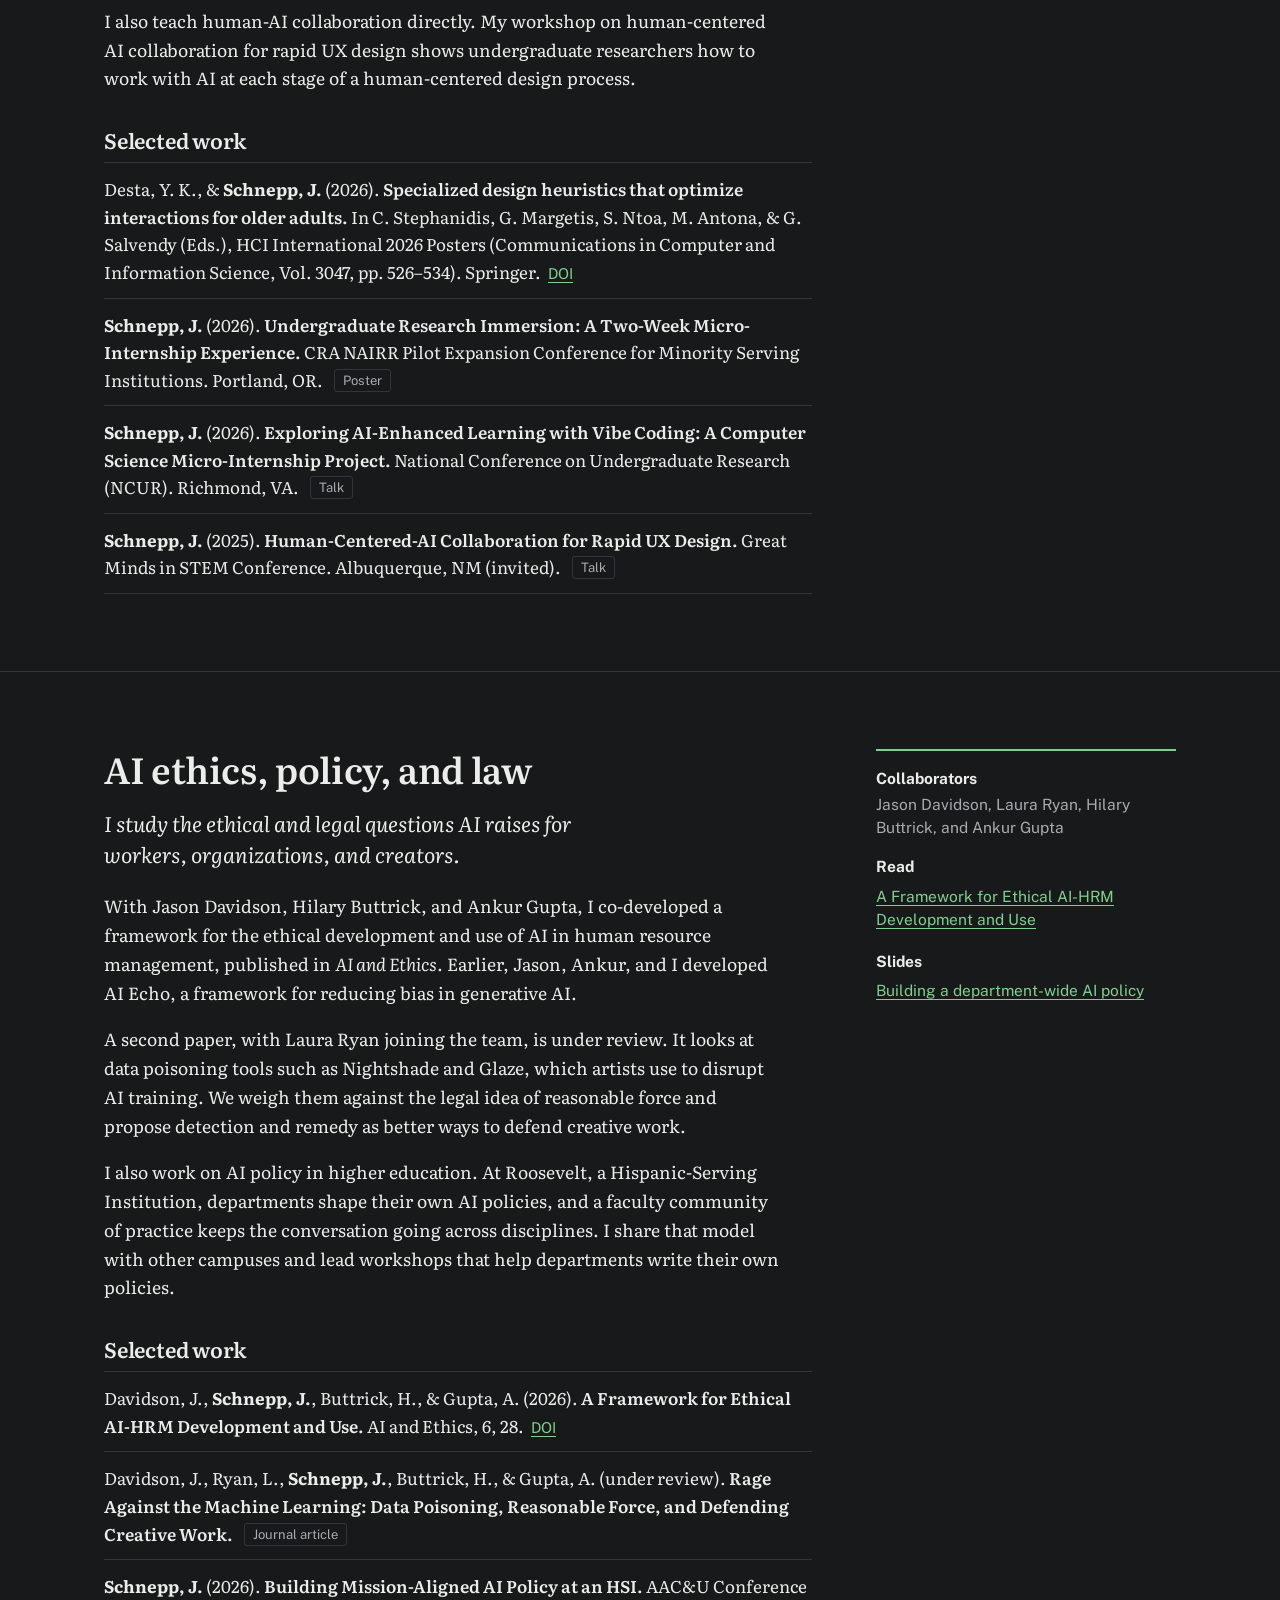
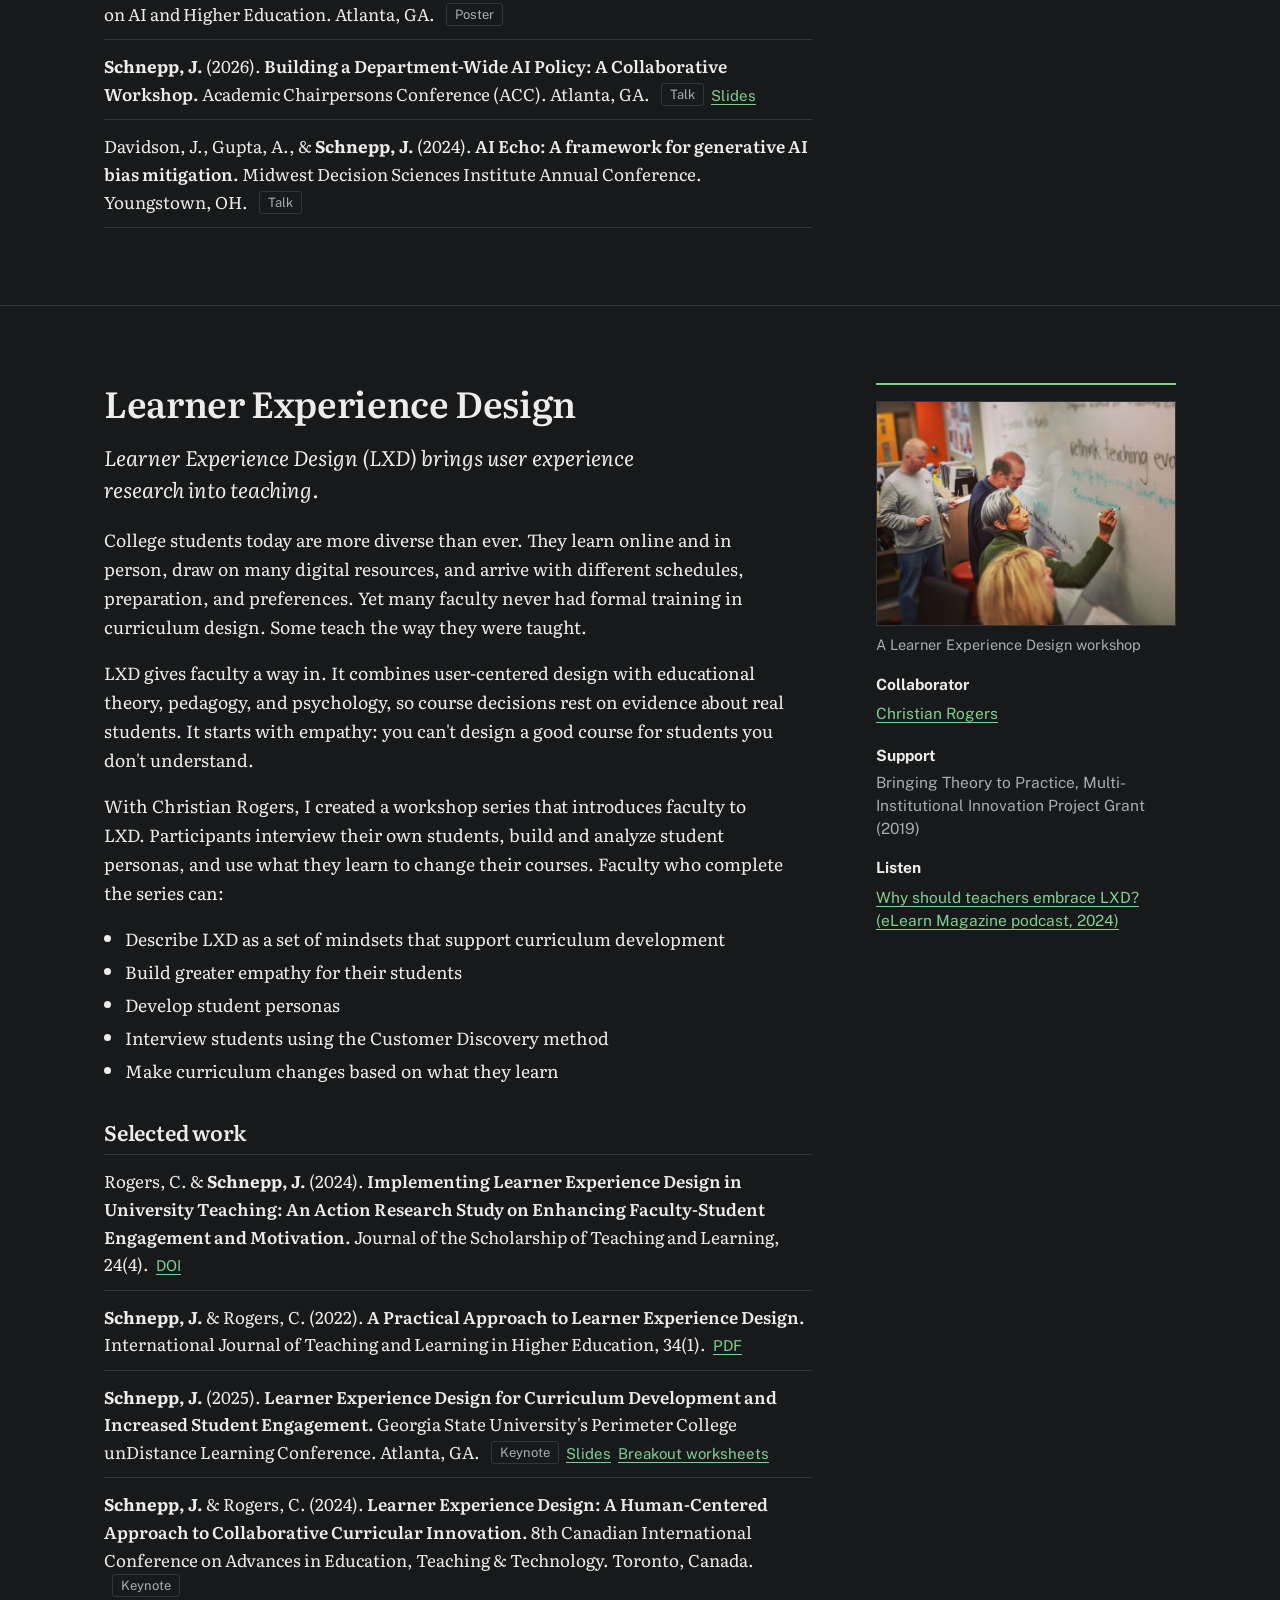
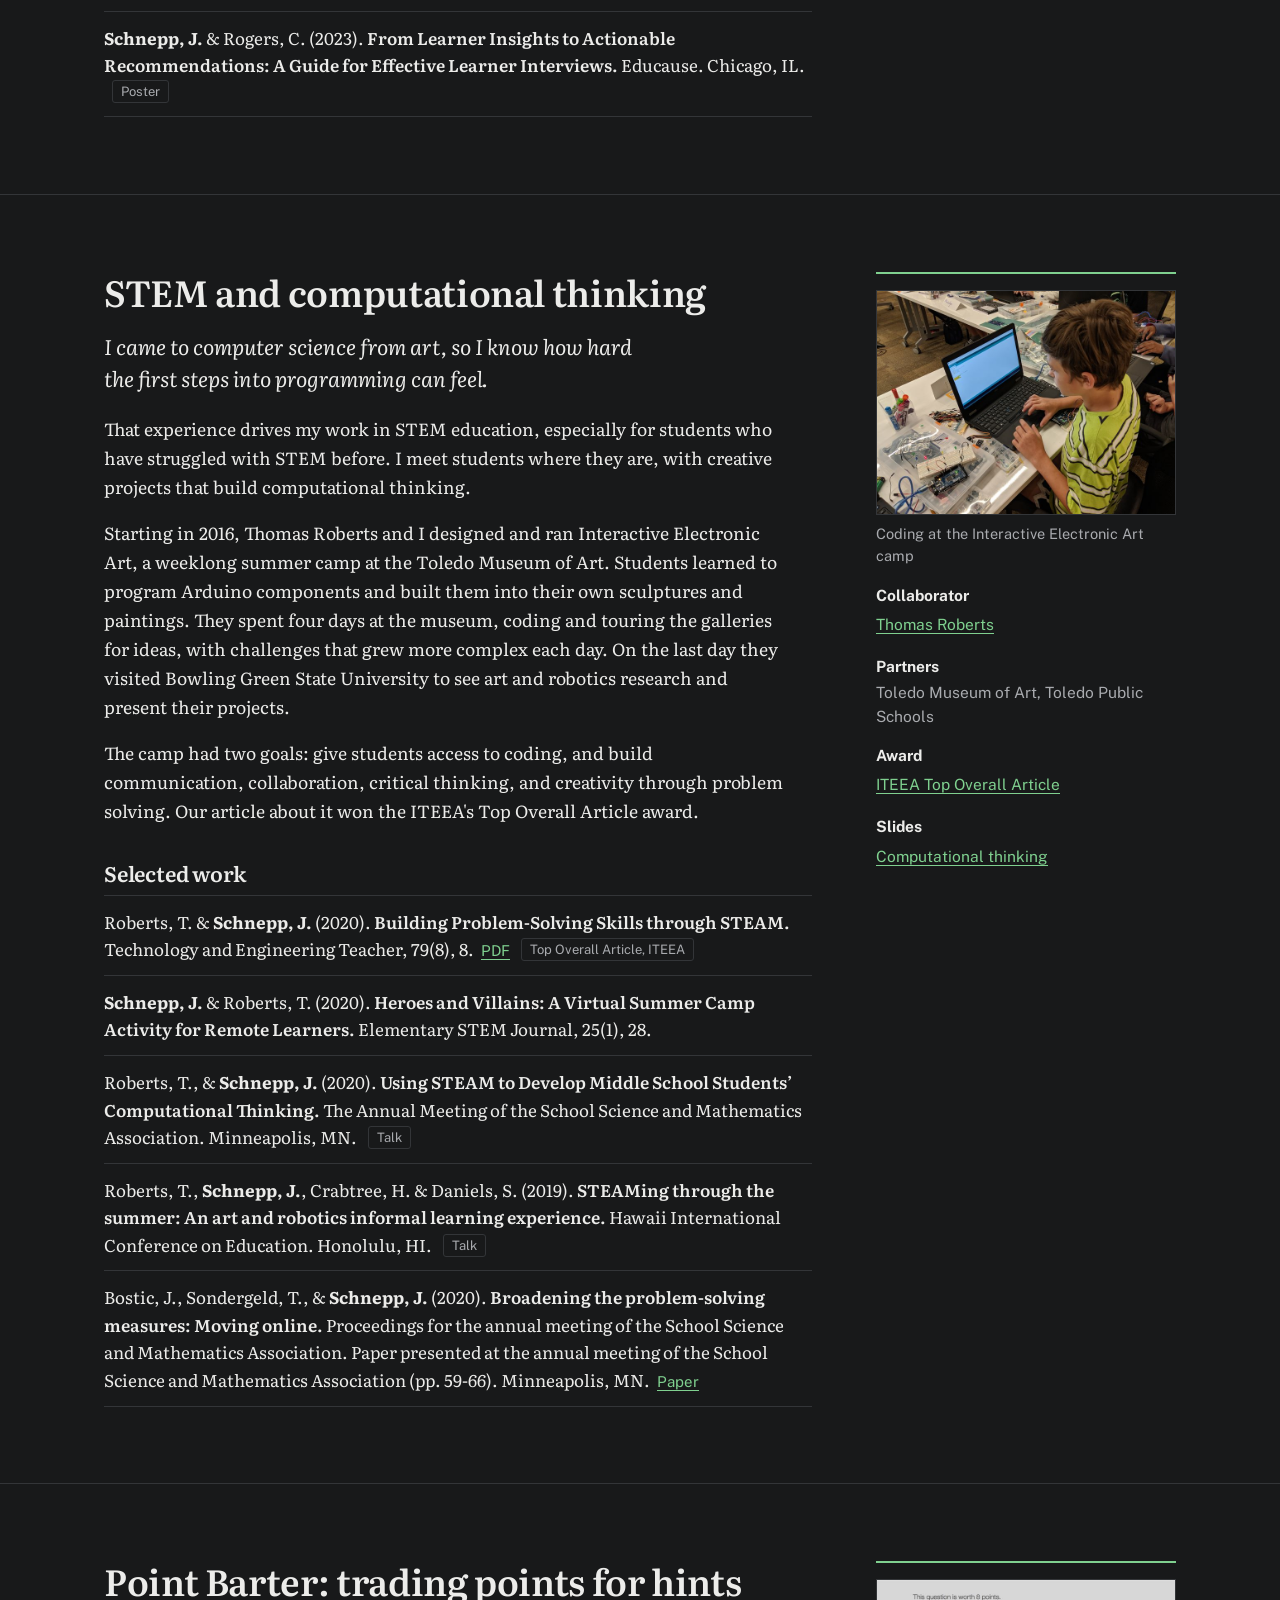
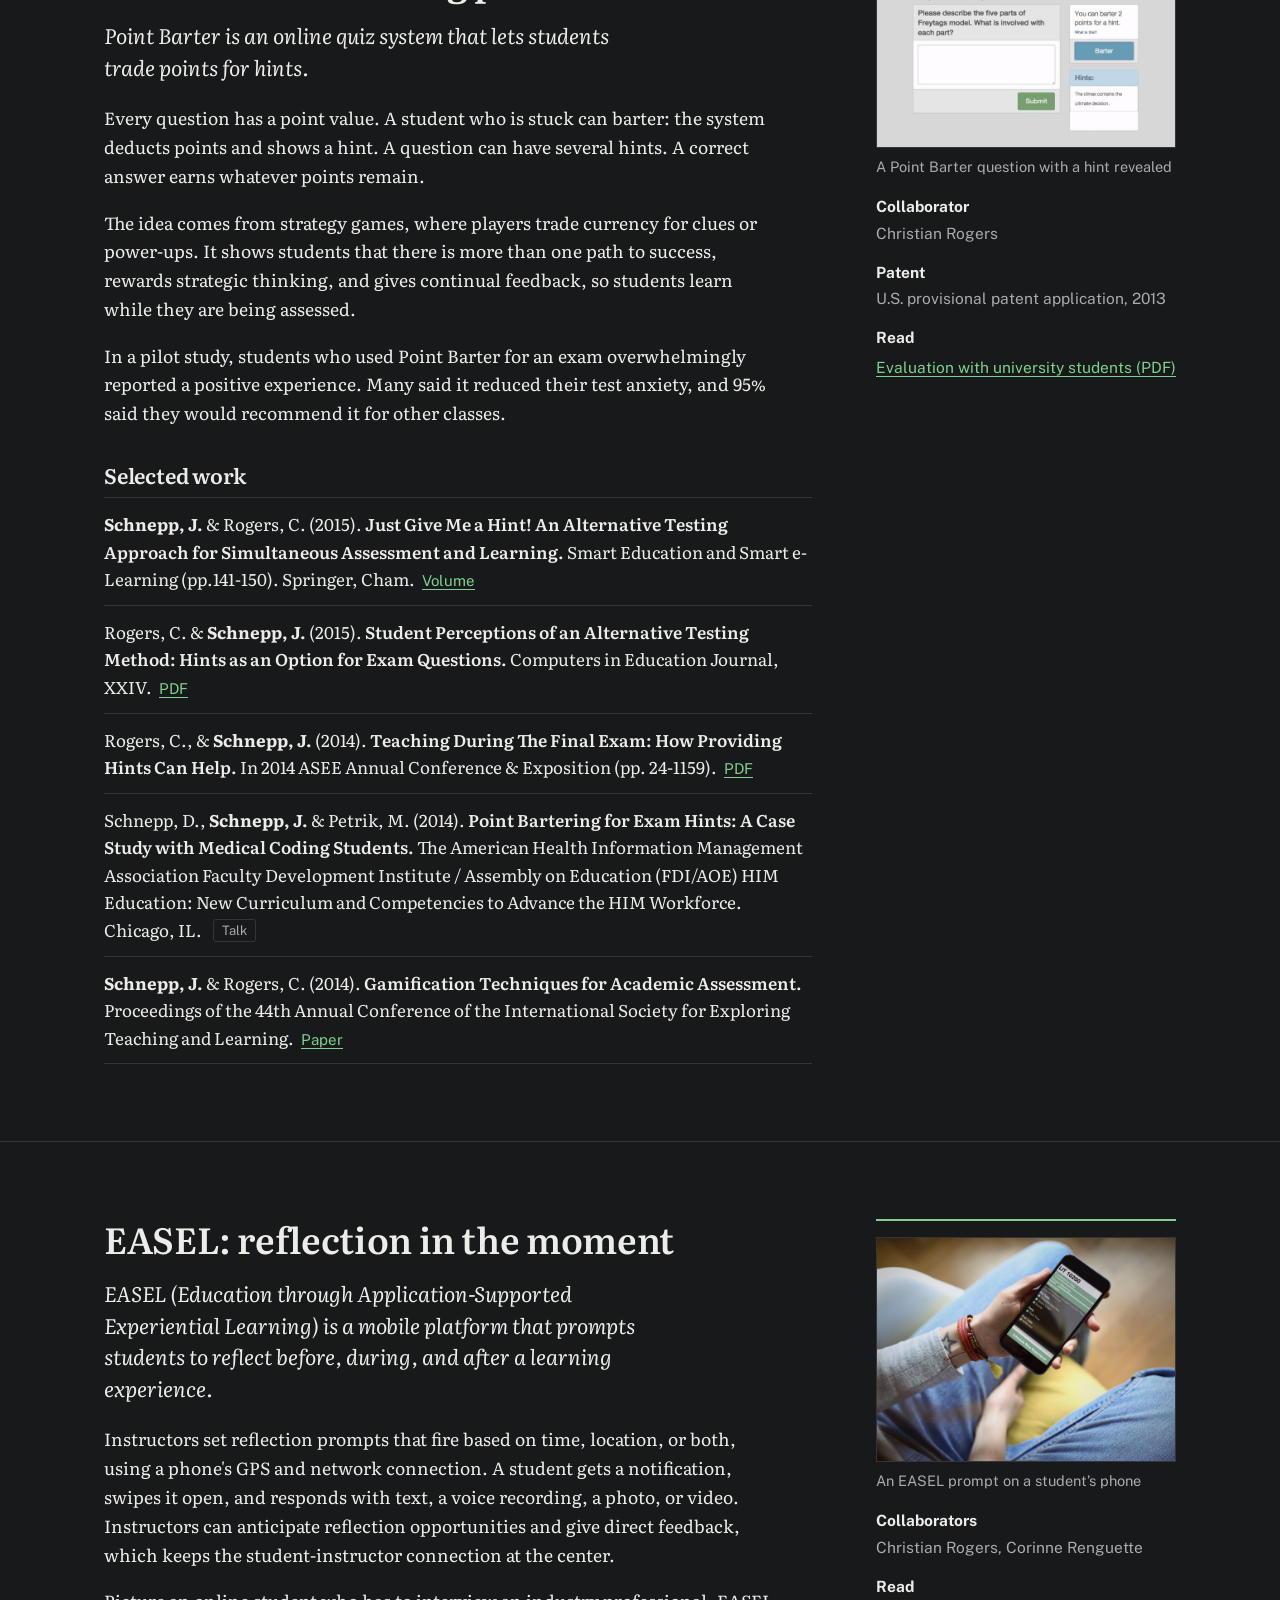
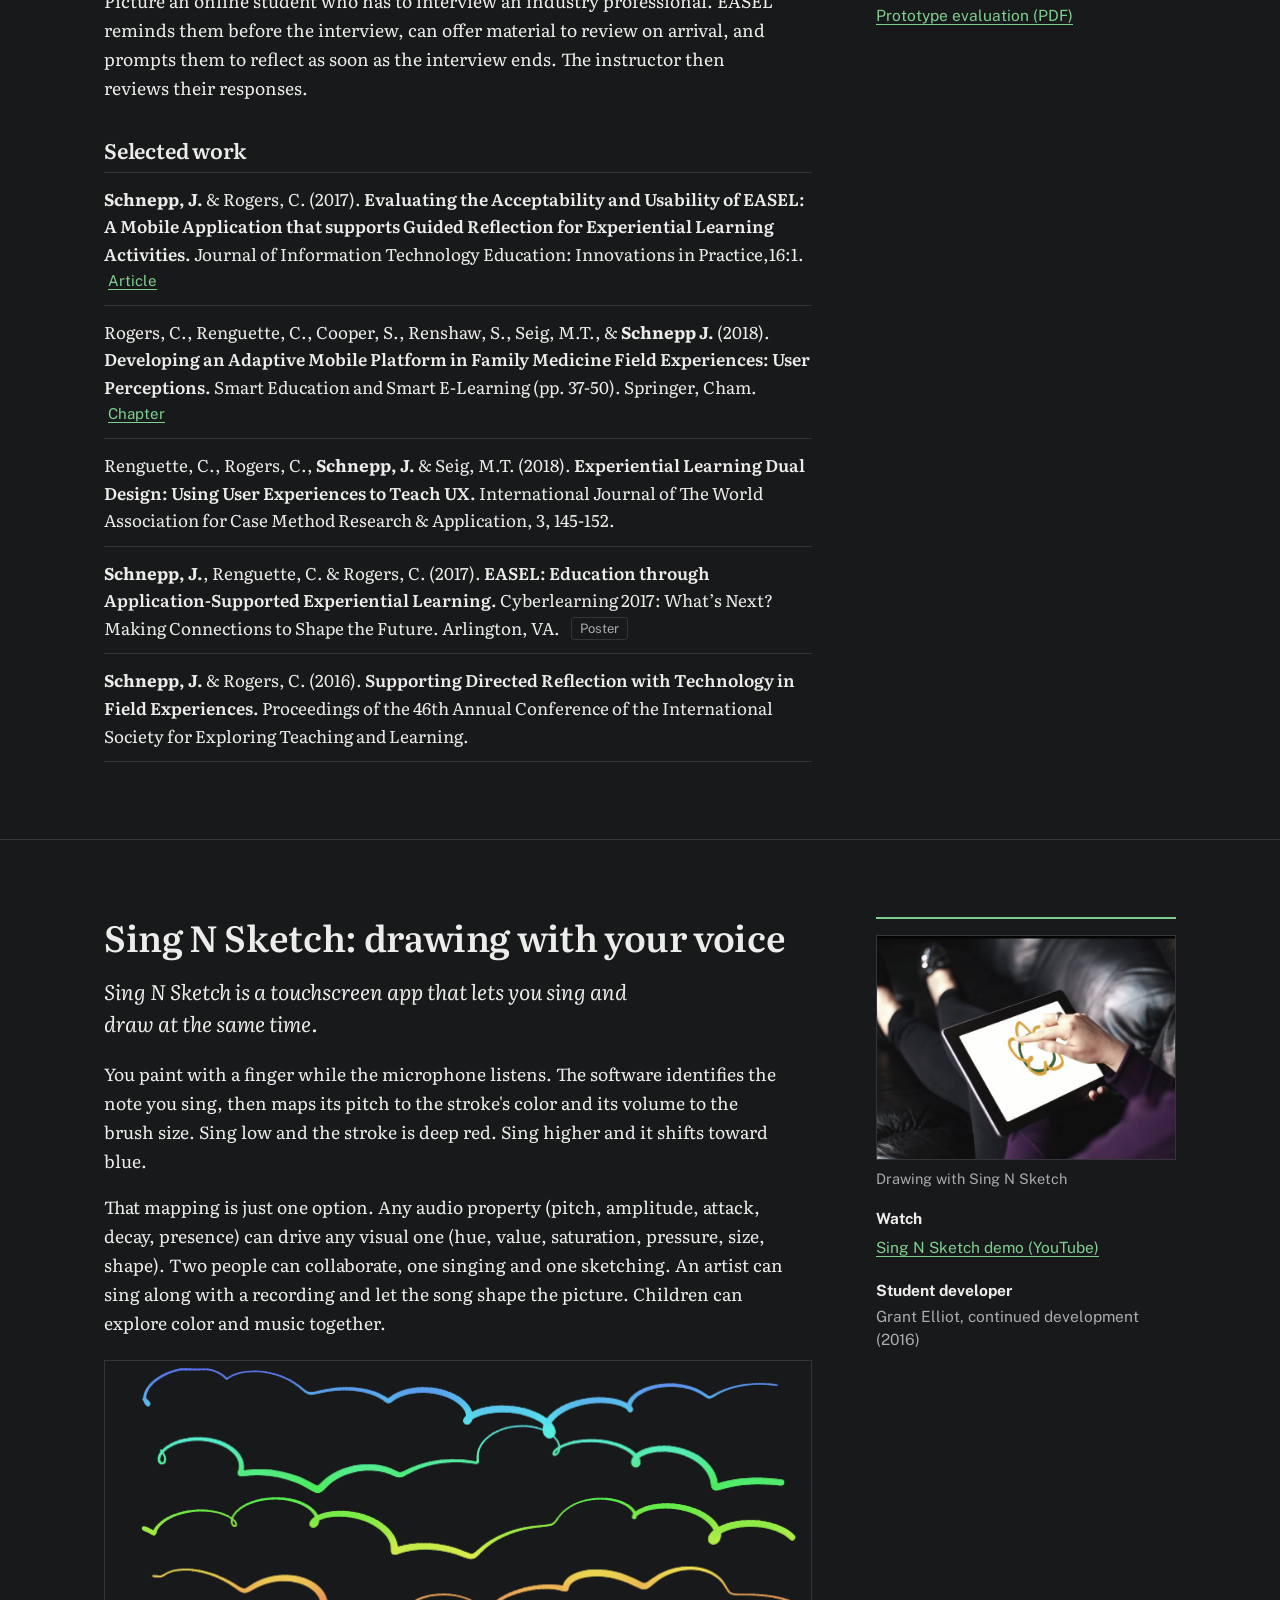
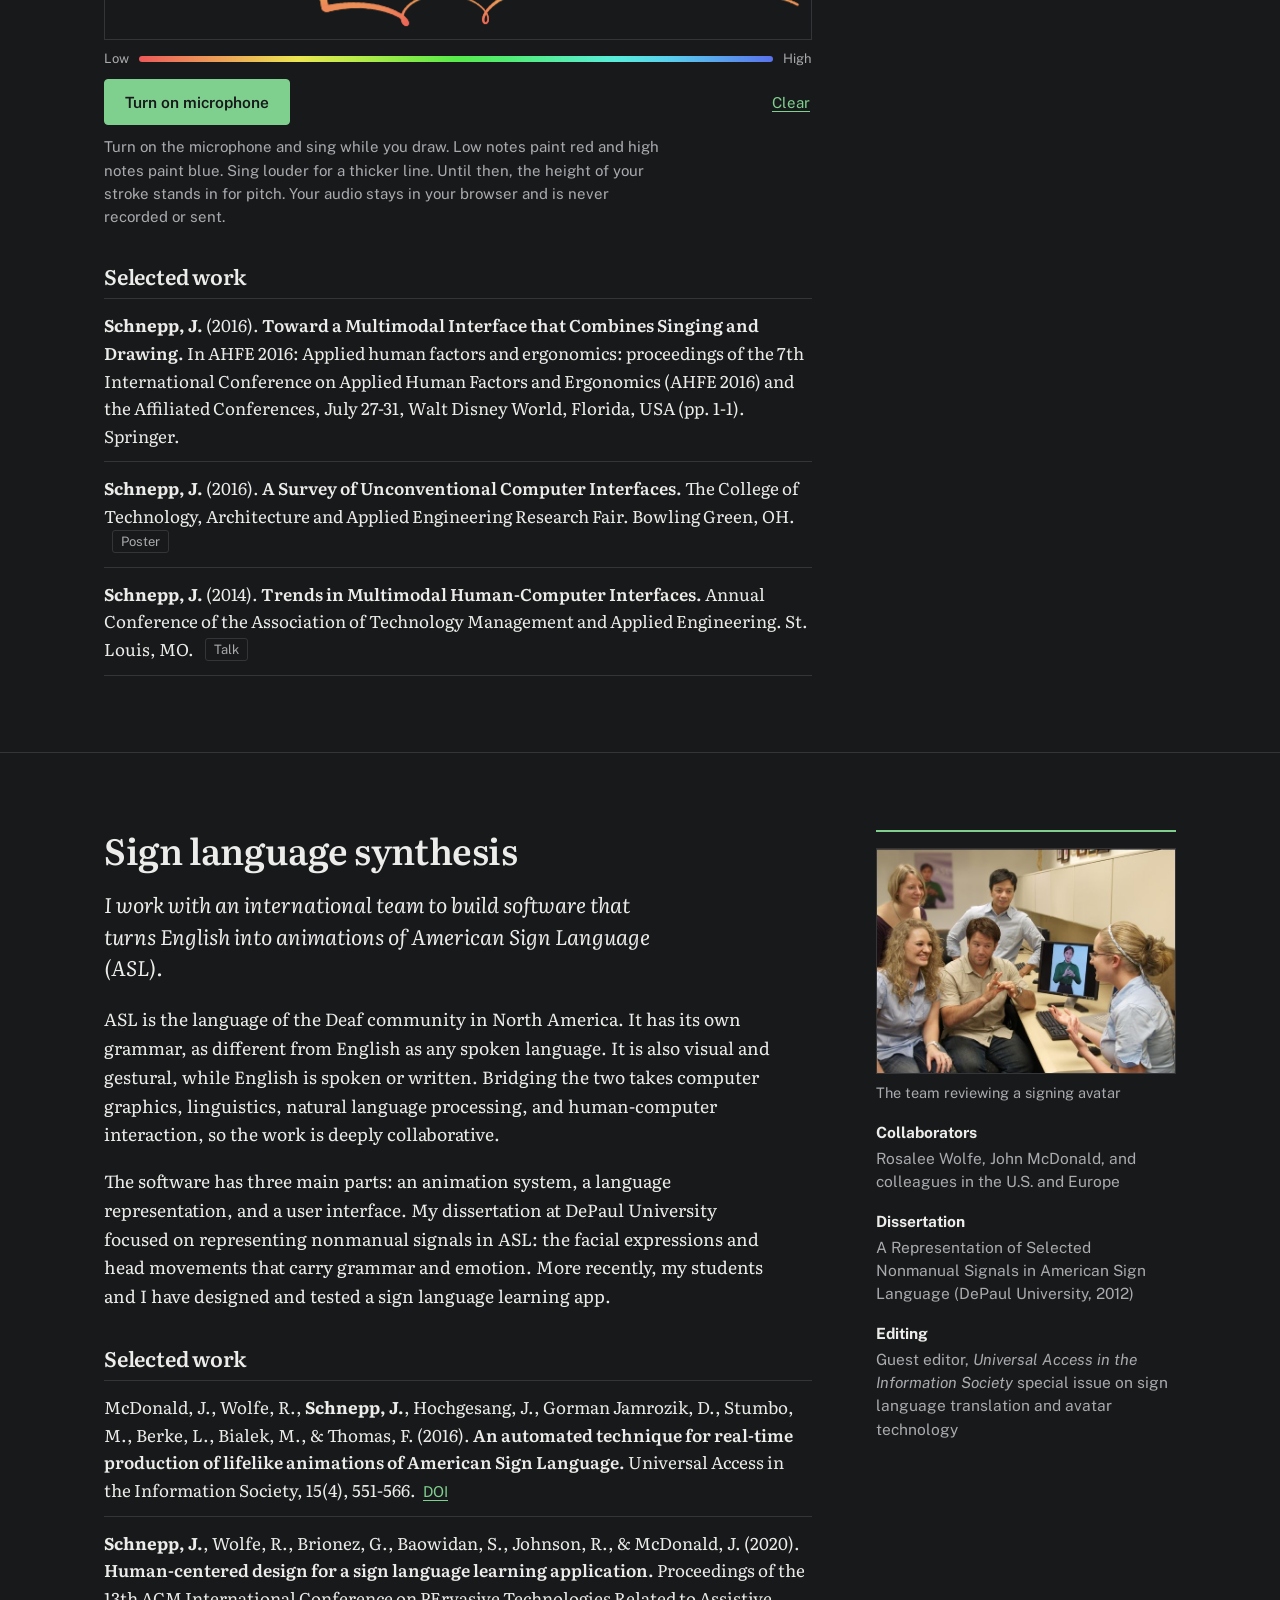
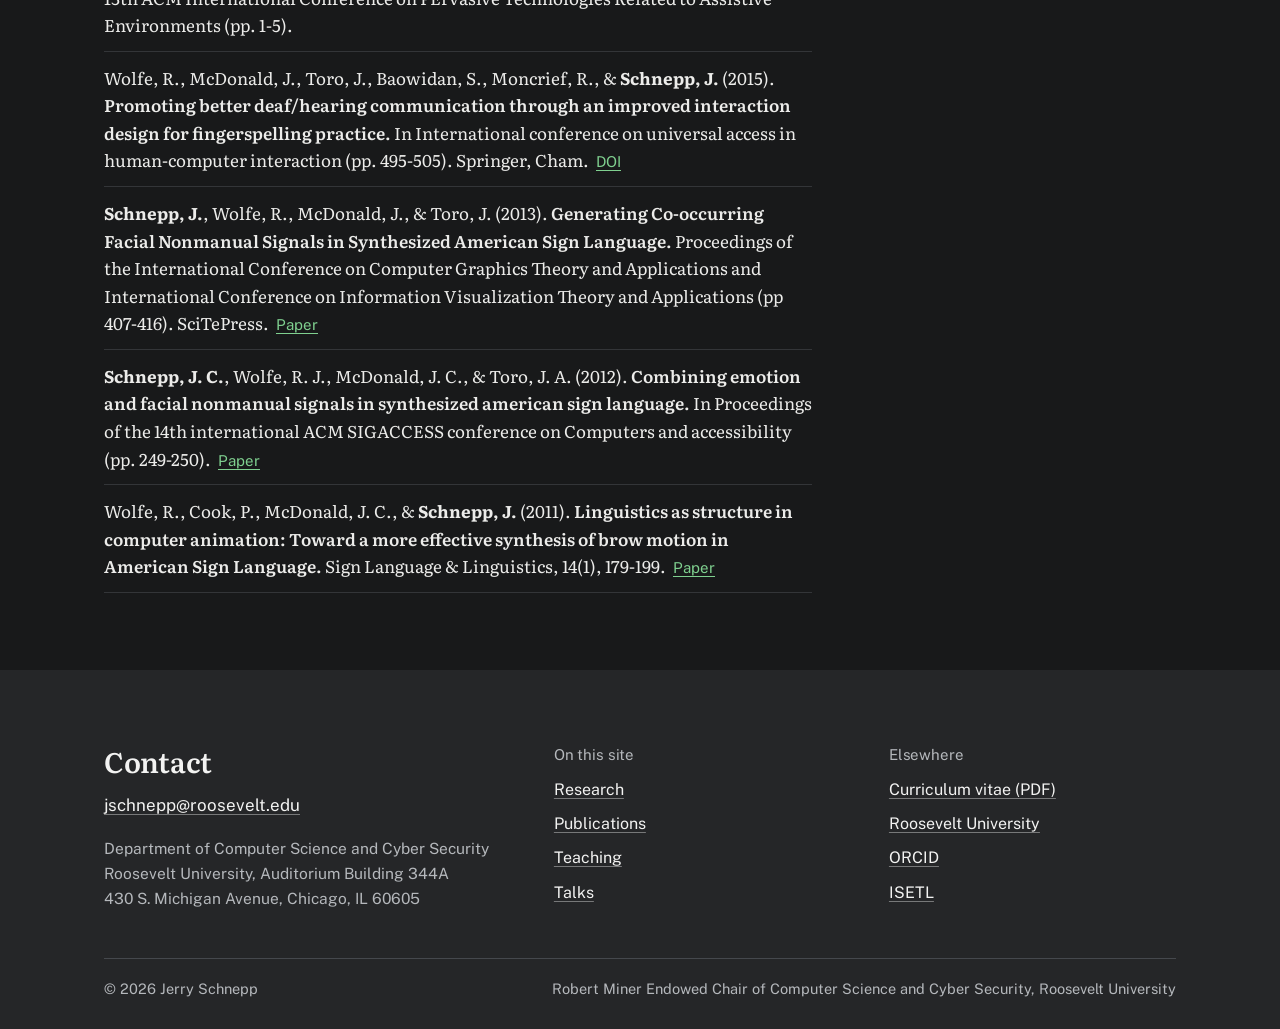
<file: projects/sing-n-sketch/index.html>
<!DOCTYPE html>
<html lang="en"><head><meta charset="utf-8">
<title>Moved</title>
<link rel="canonical" href="https://www.jerryschnepp.com/research.html#sing-n-sketch">
<meta name="robots" content="noindex">
<meta http-equiv="refresh" content="0; url=../../research.html#sing-n-sketch">
<script>location.replace("../../research.html#sing-n-sketch");</script>
</head><body><p>This page moved to <a href="../../research.html#sing-n-sketch">../../research.html#sing-n-sketch</a>.</p></body></html>
</file>
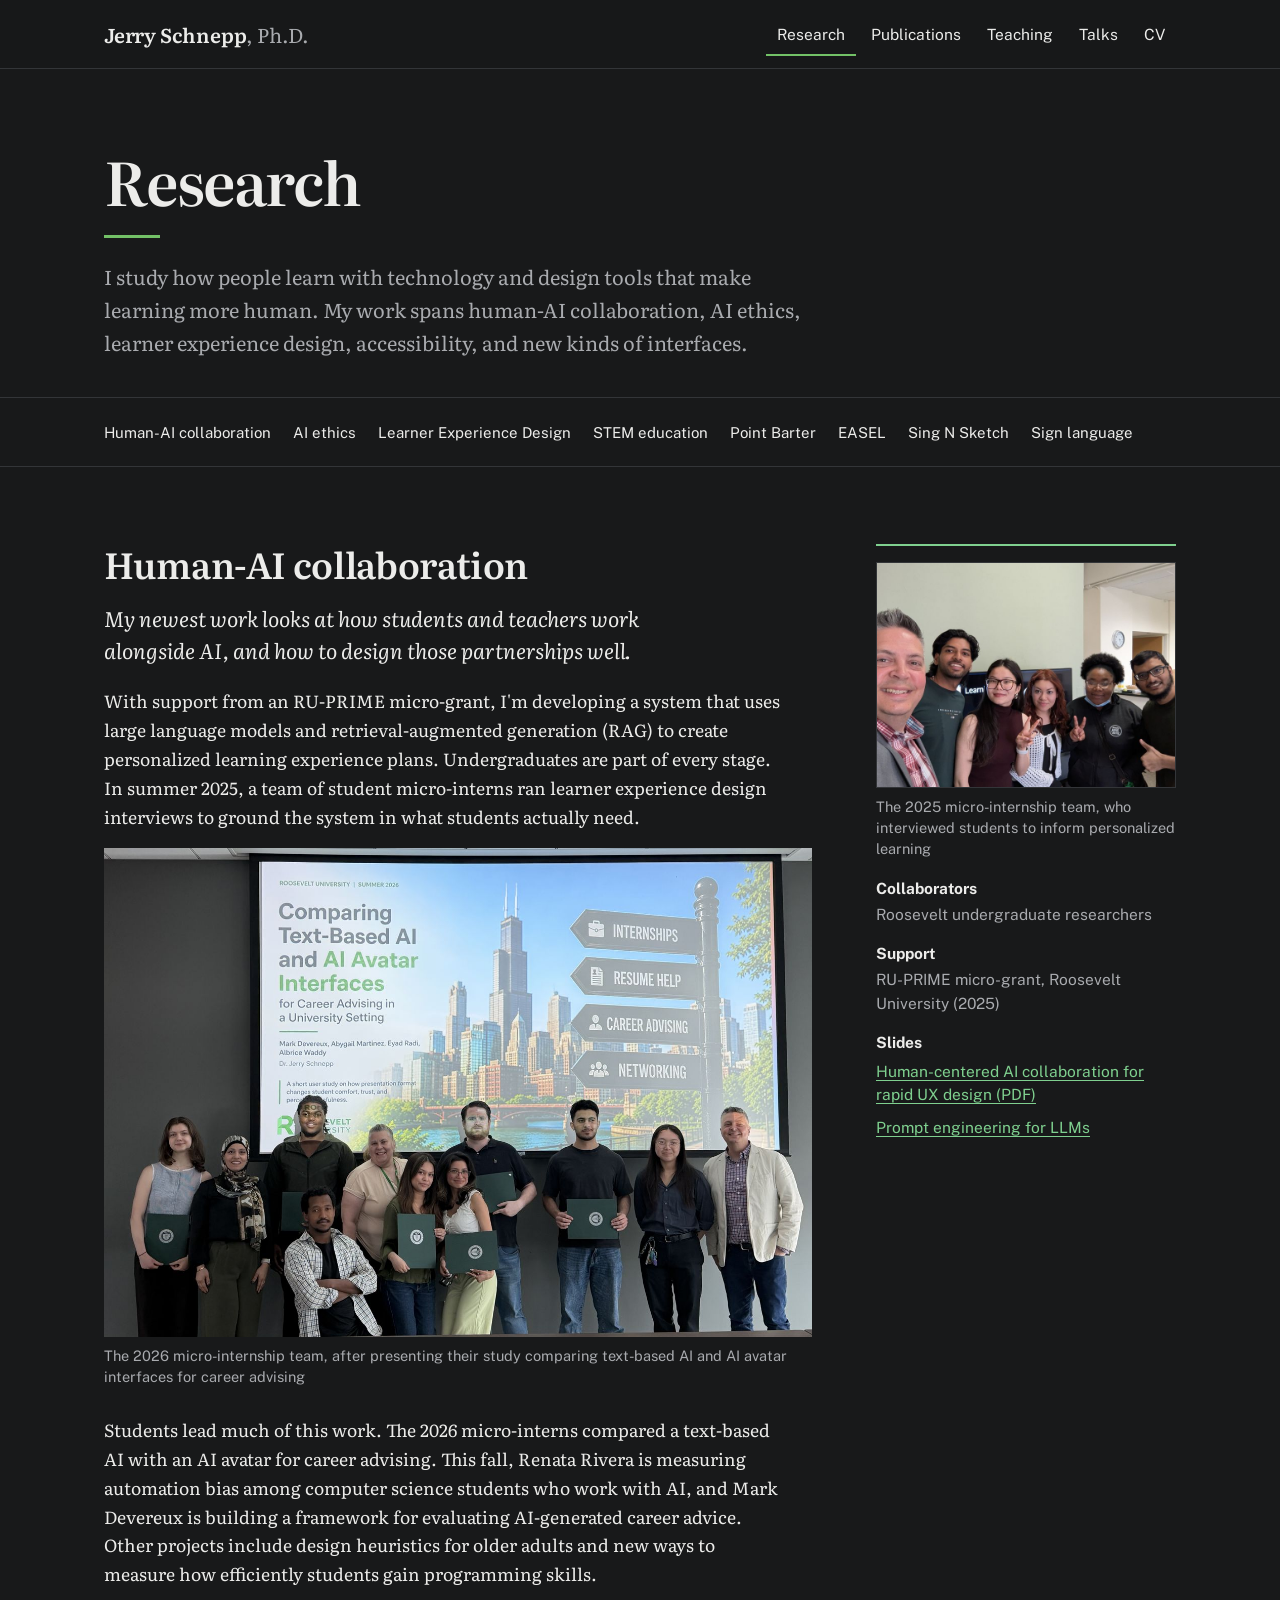
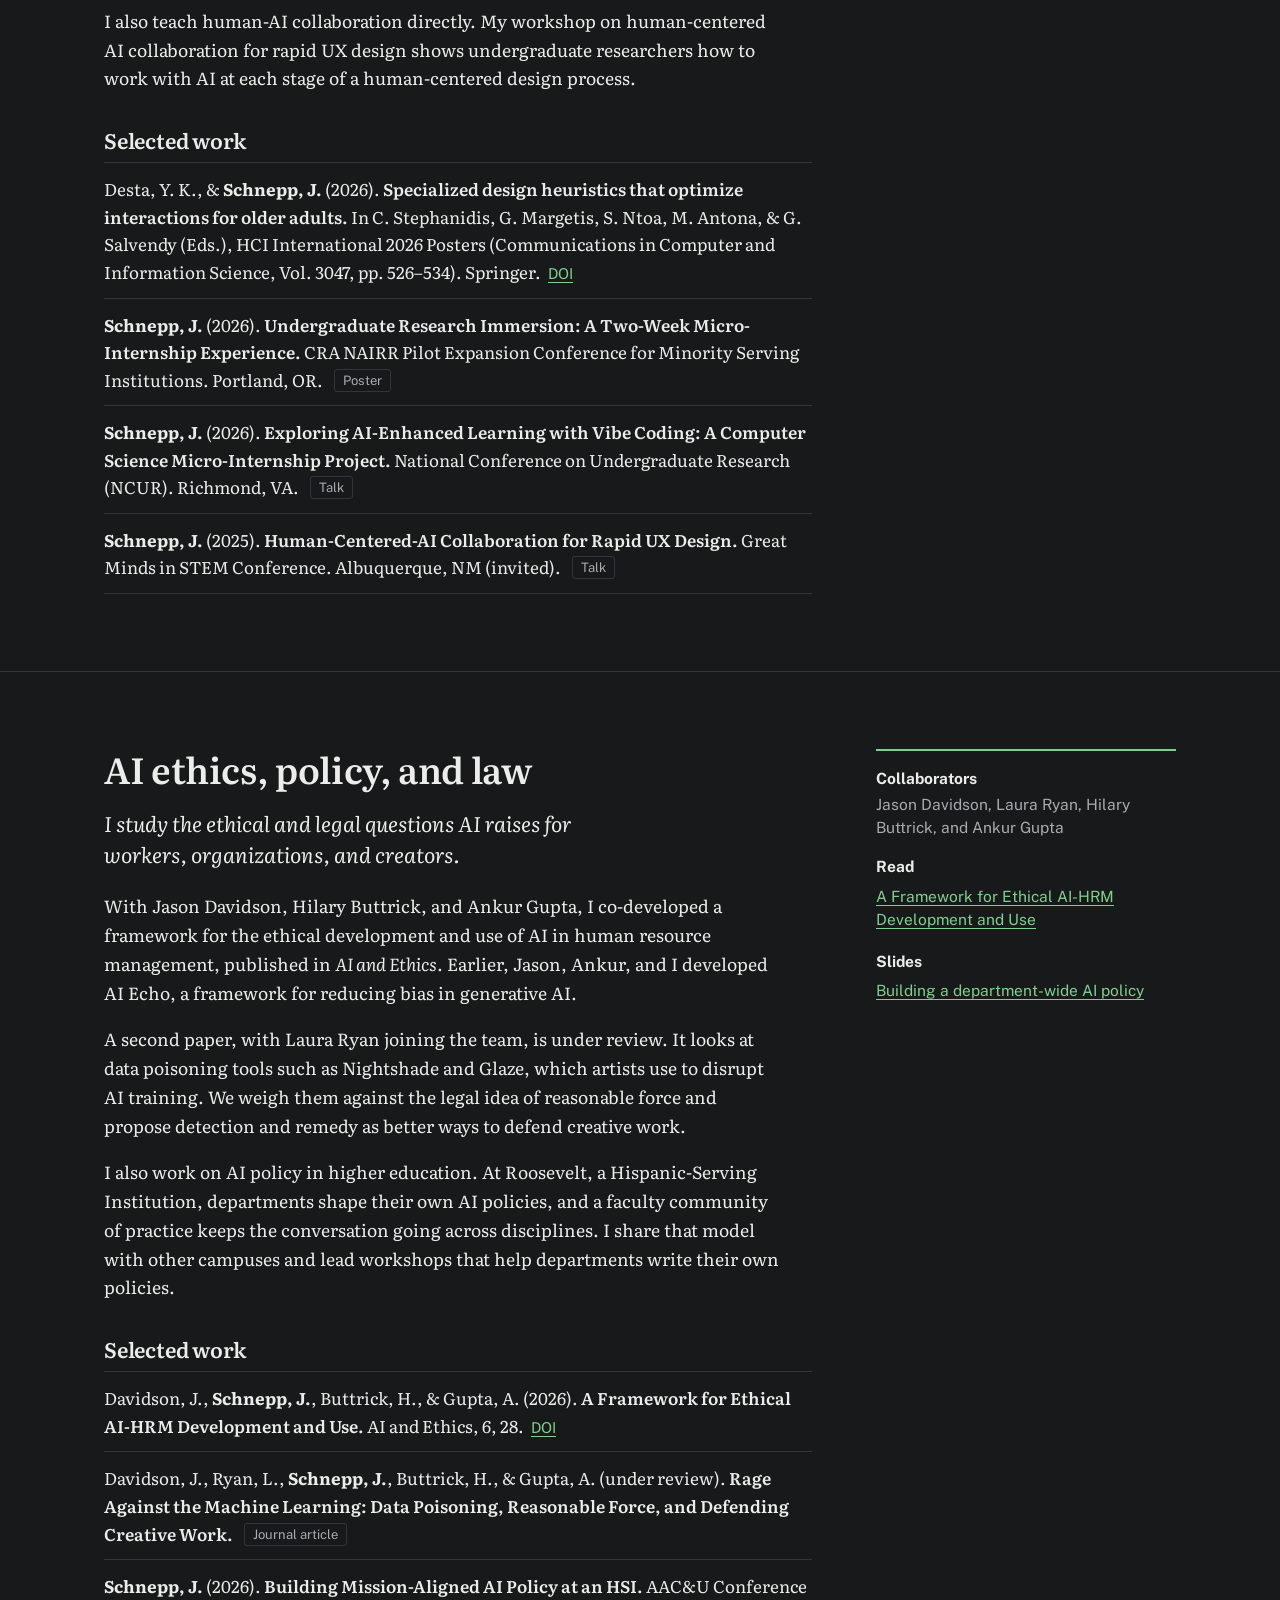
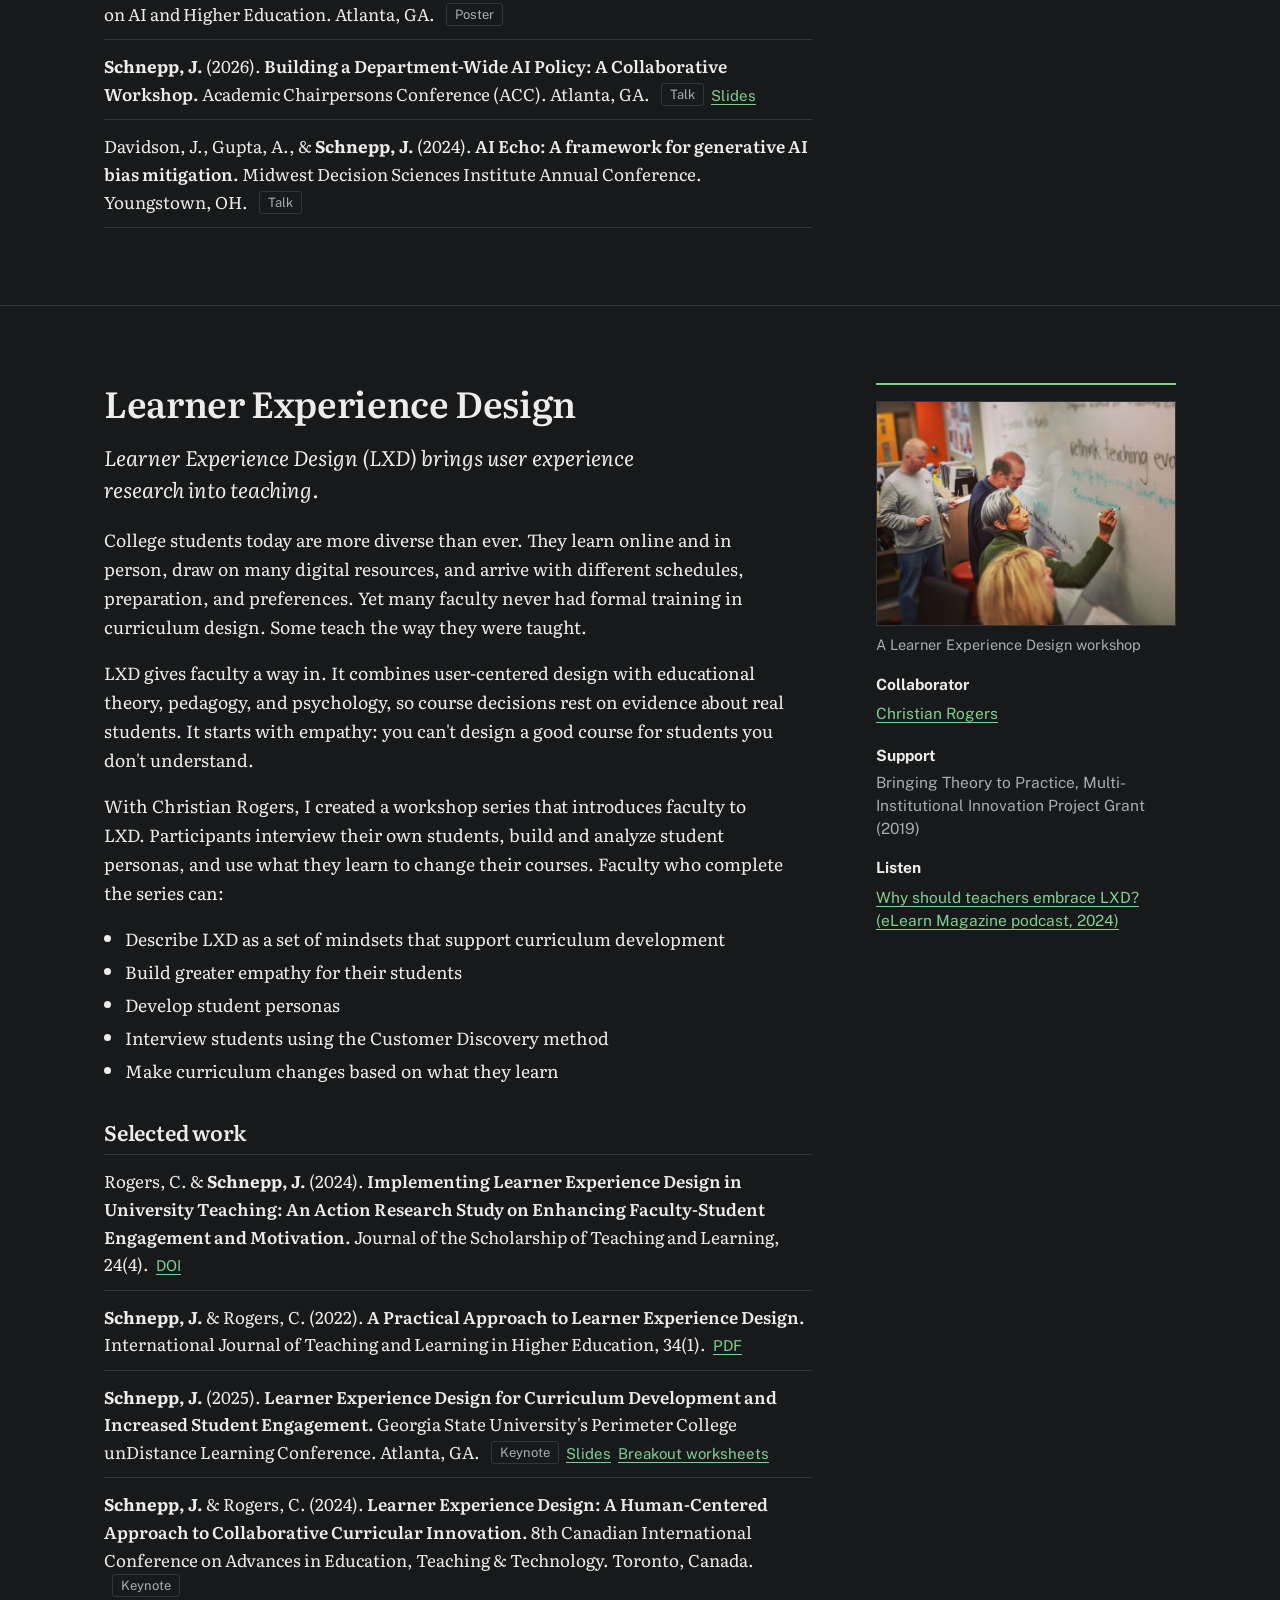
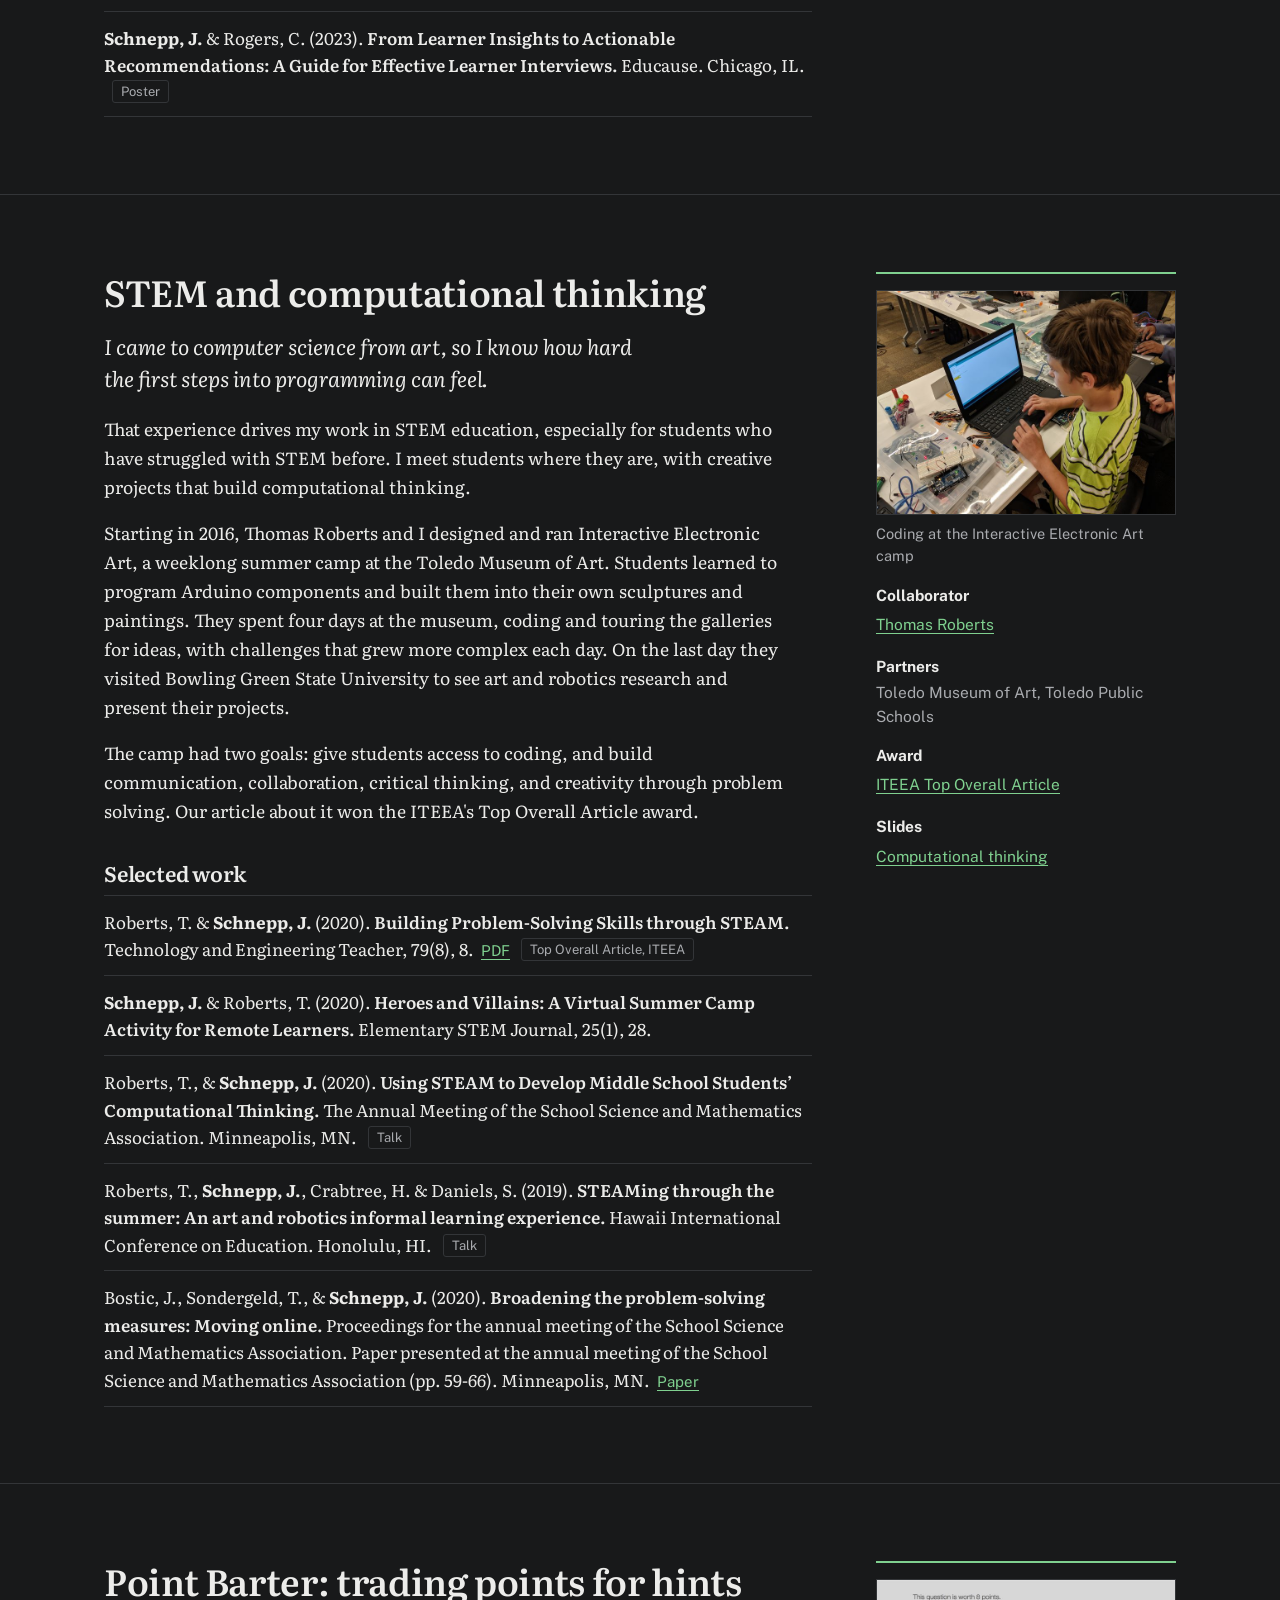
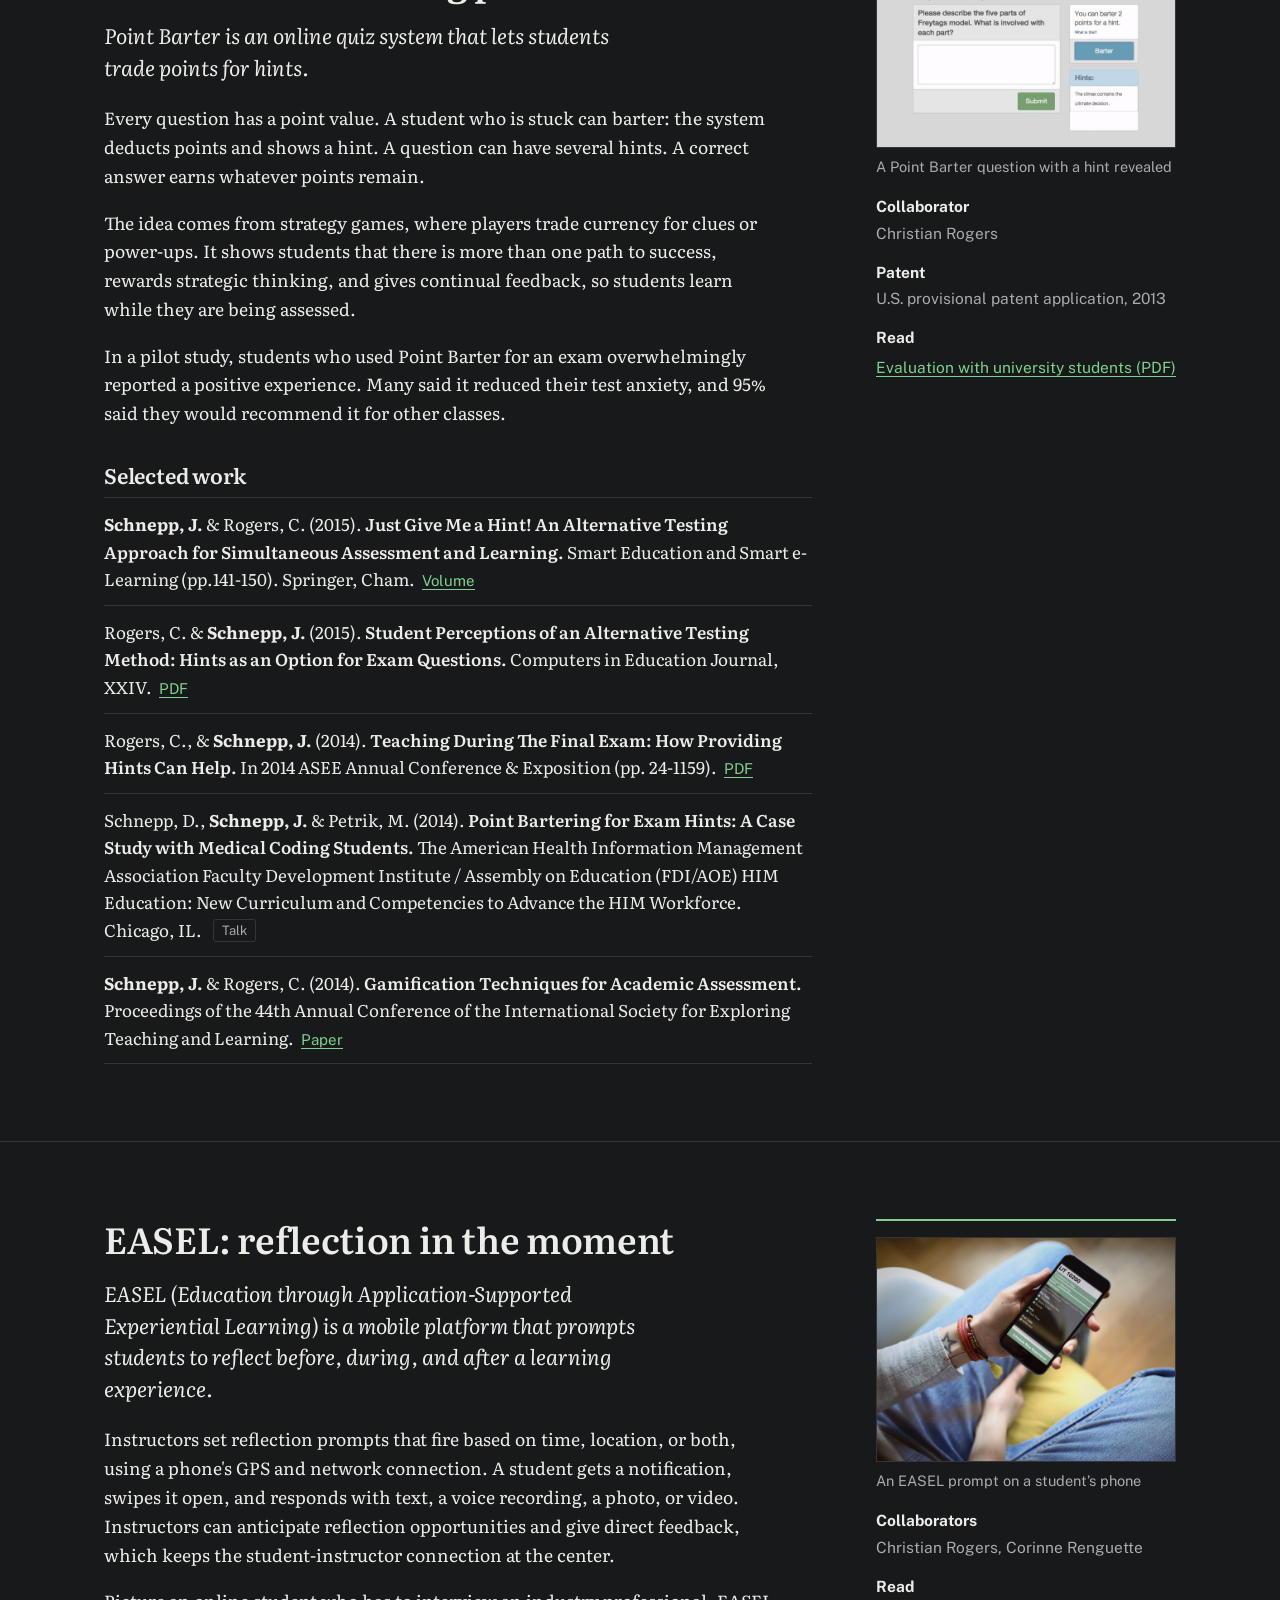
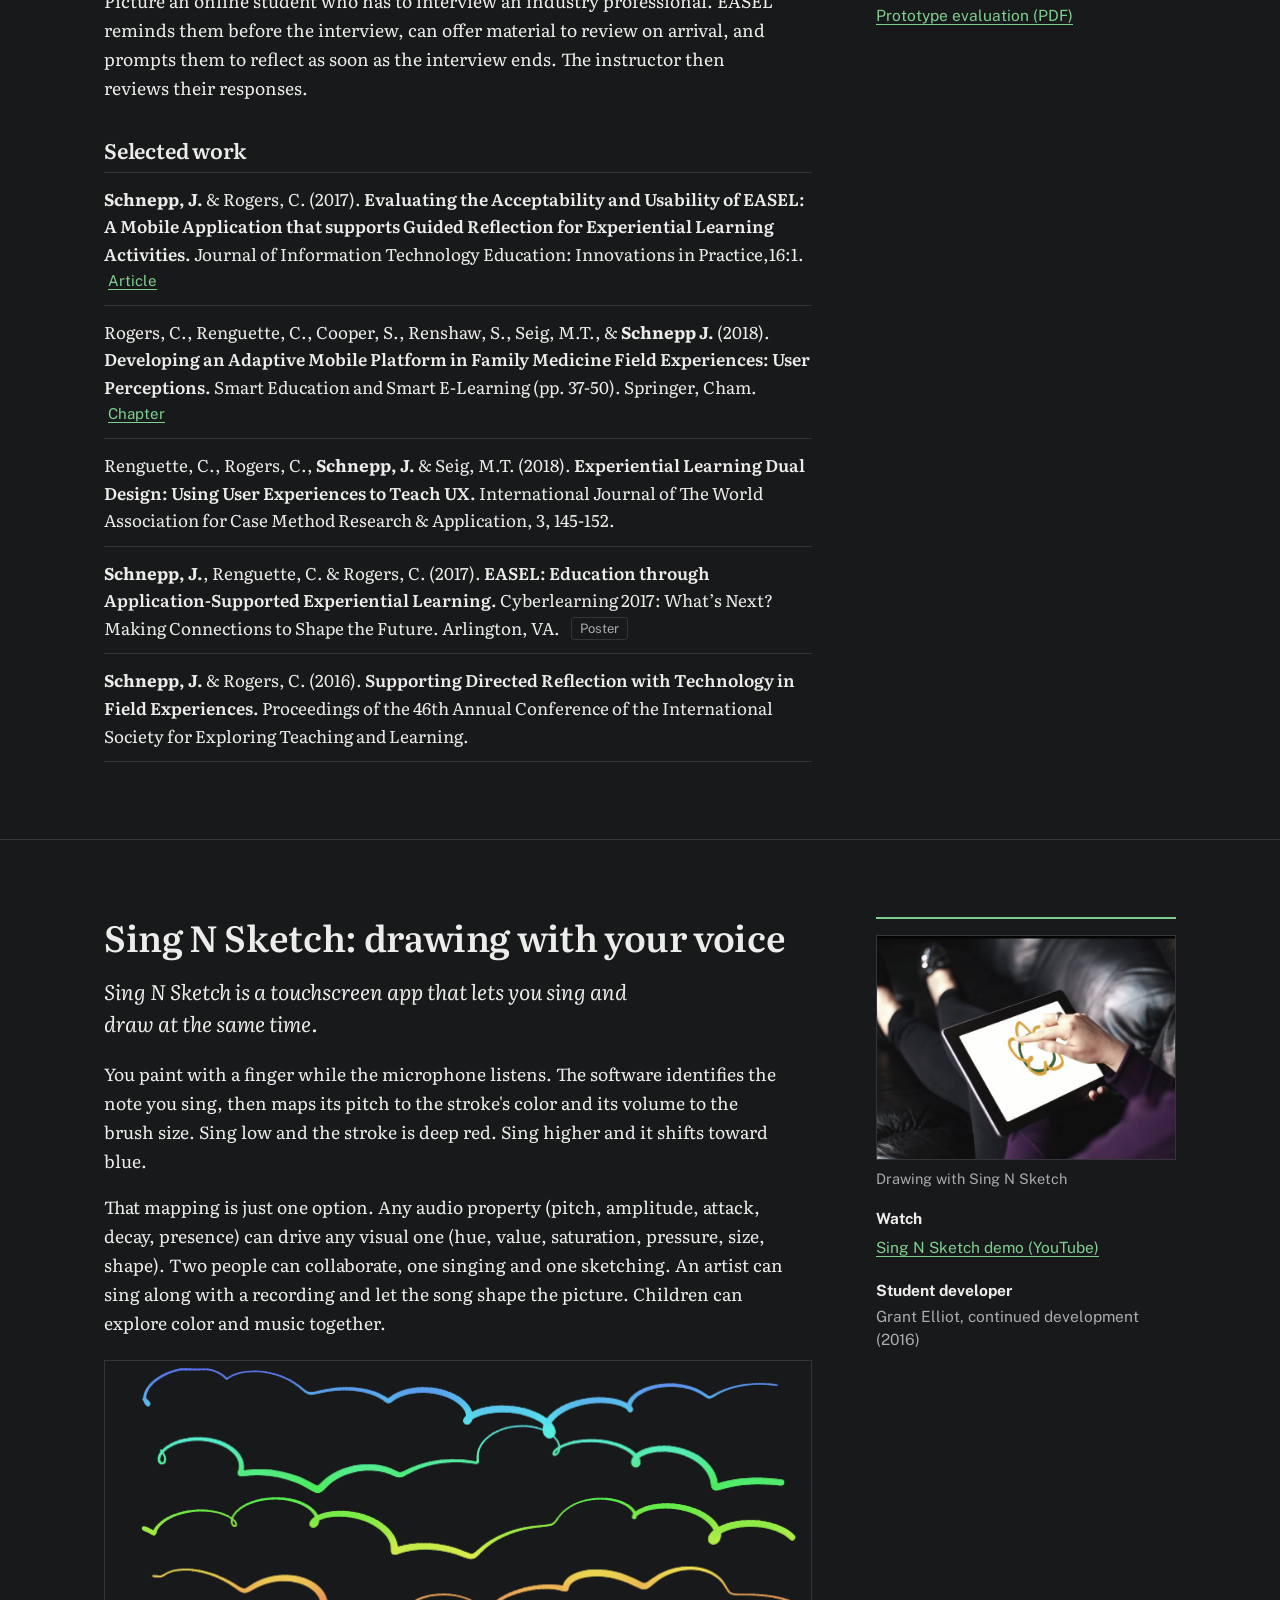
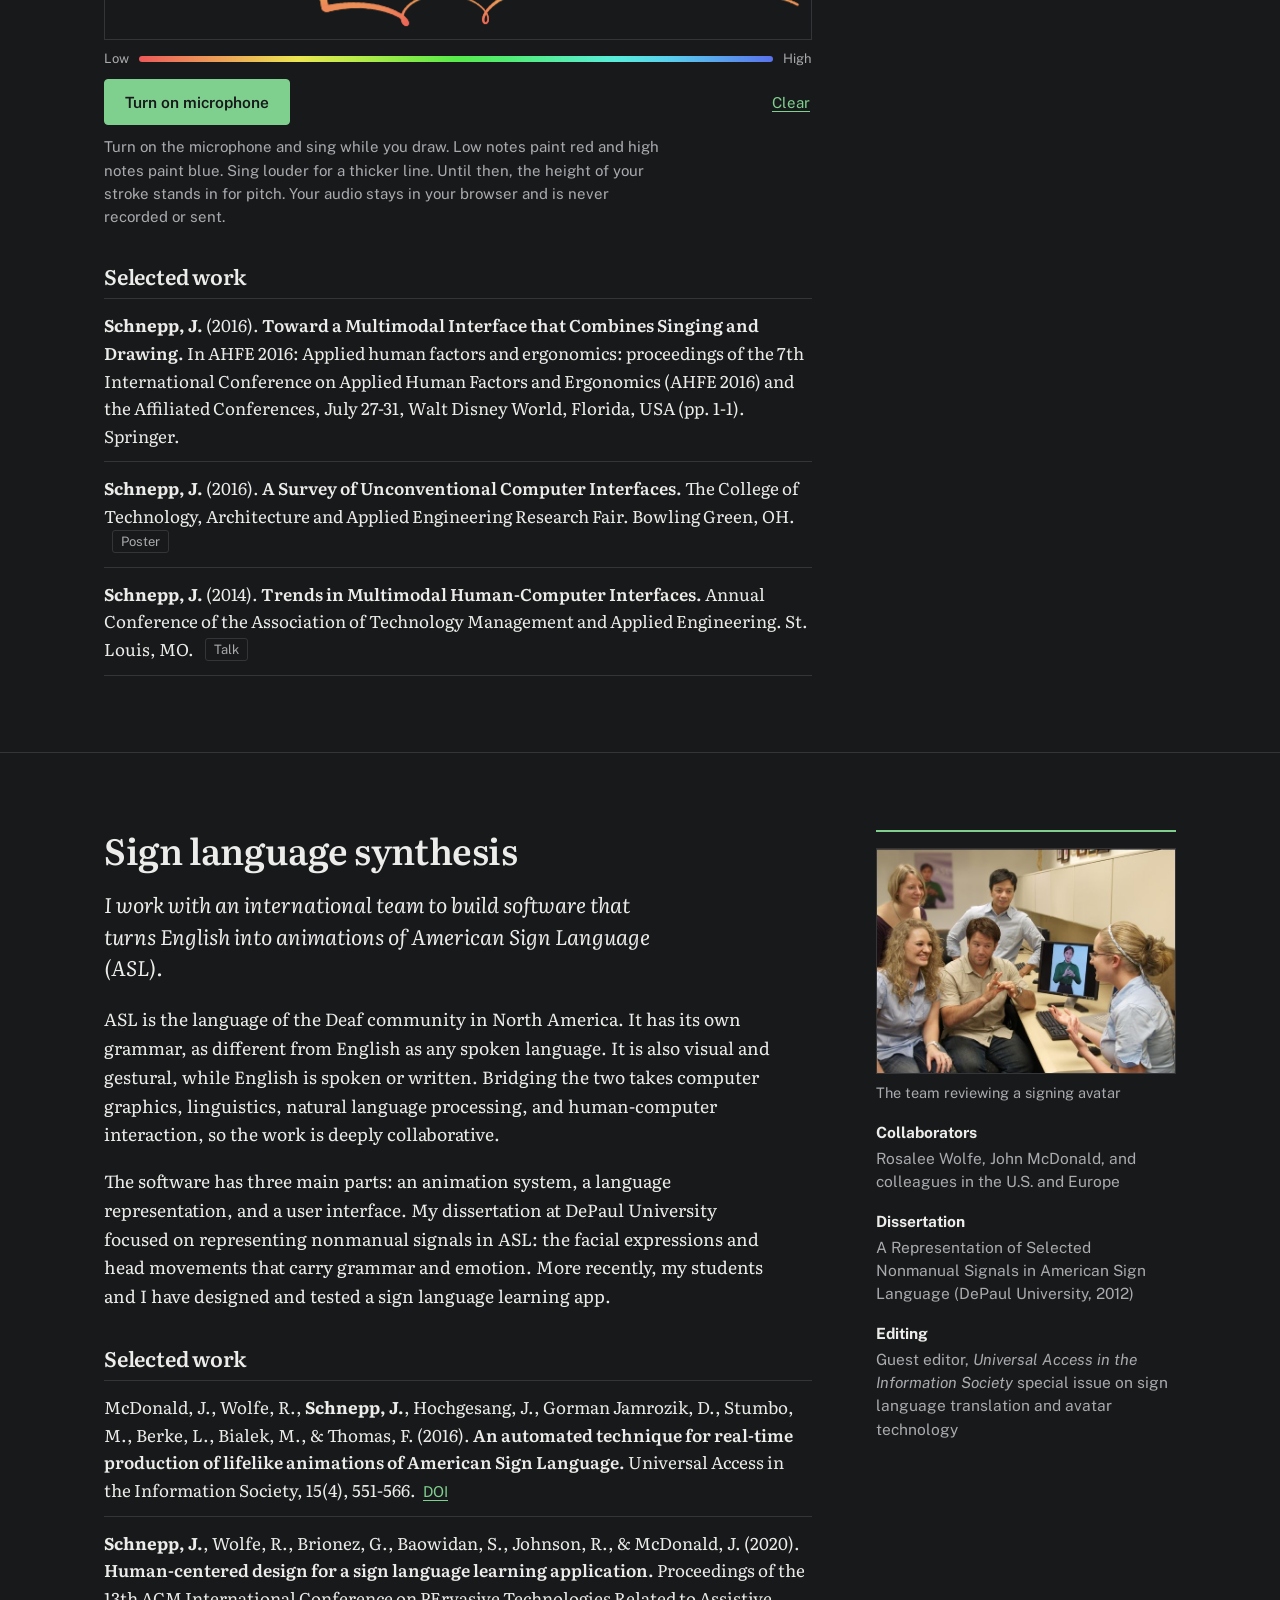
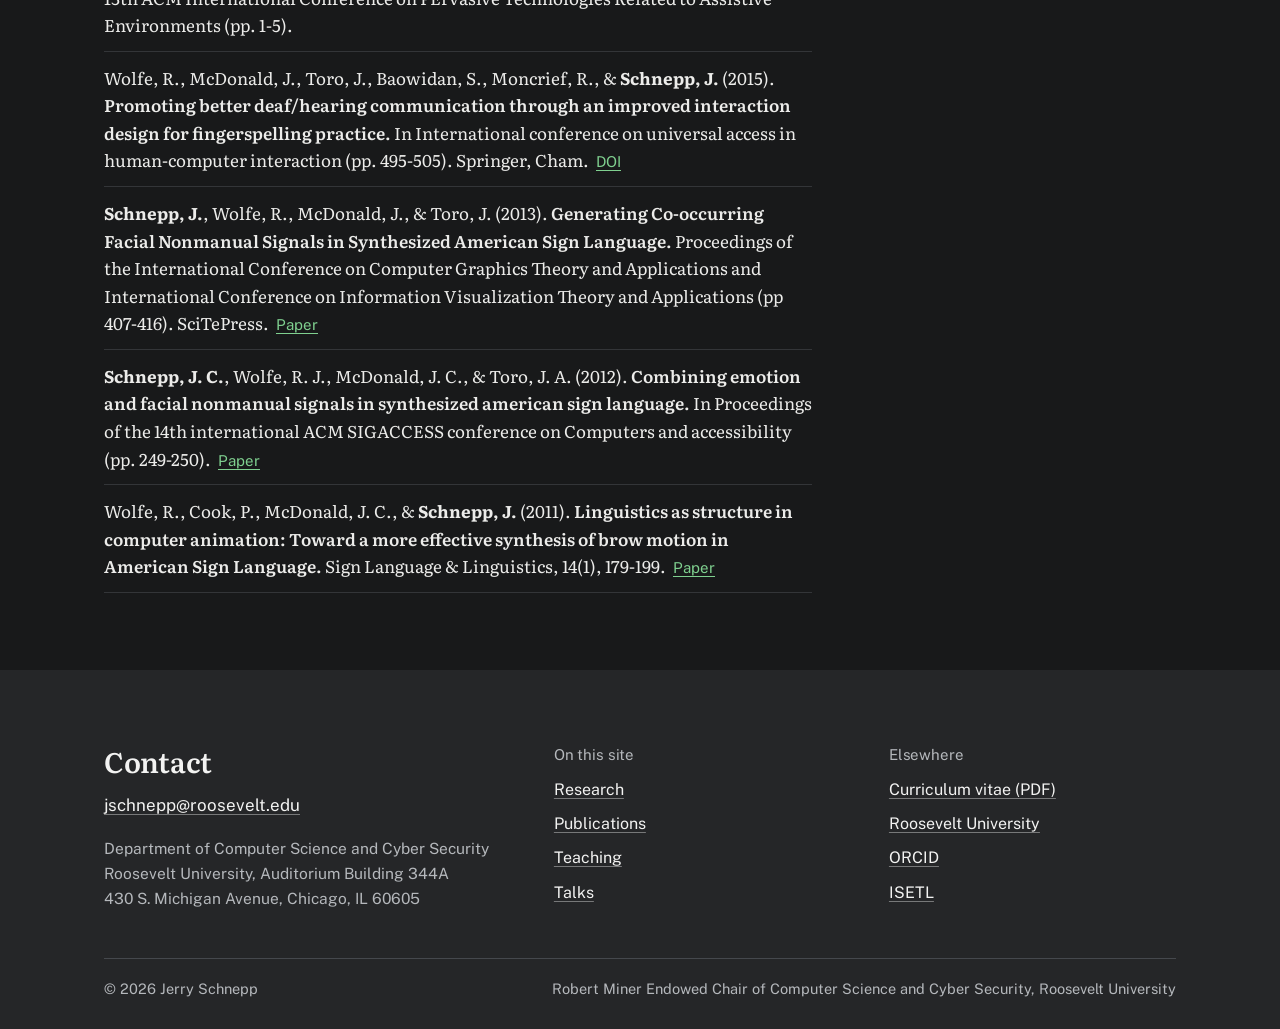
<file: projects/technology-education/index.html>
<!DOCTYPE html>
<html lang="en"><head><meta charset="utf-8">
<title>Moved</title>
<link rel="canonical" href="https://www.jerryschnepp.com/research.html#technology-education">
<meta name="robots" content="noindex">
<meta http-equiv="refresh" content="0; url=../../research.html#technology-education">
<script>location.replace("../../research.html#technology-education");</script>
</head><body><p>This page moved to <a href="../../research.html#technology-education">../../research.html#technology-education</a>.</p></body></html>
</file>
<file: css/site.css>
/*
  VOICE   Measured and authoritative: a department chair, society president, and author.
  IDEA    The faculty profile page of a serious institution: a clear name, a portrait,
          and a band of current roles, then calm, well-set text.
  PICTURE Portrait in the hero; a deep band listing the three current roles;
          documentary photos of teaching and each research project.
  COLOUR  Dark only. A near-black page (#18191a) with light ink, a neutral charcoal field
          (#252628) for the roles band and footer, and Roosevelt-inspired greens: a soft
          green for links and buttons (#7fd08f) and the logo green (#73c167) for accent lines.
  TYPE    Literata (a book serif) for headings and reading; Public Sans (an institutional
          sans) for navigation, labels, and buttons. Dates are set in Literata figures.
  LAYOUT  Left-aligned, 1200px max. Hanging dates for anything dated.

  Editing tip: colors and fonts live in :root below.
*/

/* Fonts are self-hosted (SIL Open Font License, see fonts/). Latin subset only. */
@font-face {
  font-family: "Literata";
  font-style: normal;
  font-display: swap;
  font-weight: 200 900;
  src: url(../fonts/literata-variable.woff2) format("woff2-variations"), url(../fonts/literata-variable.woff2) format("woff2");
}
@font-face {
  font-family: "Literata";
  font-style: italic;
  font-display: swap;
  font-weight: 200 900;
  src: url(../fonts/literata-variable-italic.woff2) format("woff2-variations"), url(../fonts/literata-variable-italic.woff2) format("woff2");
}
@font-face {
  font-family: "Public Sans";
  font-style: normal;
  font-display: swap;
  font-weight: 100 900;
  src: url(../fonts/public-sans-variable.woff2) format("woff2-variations"), url(../fonts/public-sans-variable.woff2) format("woff2");
}
@font-face {
  font-family: "Public Sans";
  font-style: italic;
  font-display: swap;
  font-weight: 100 900;
  src: url(../fonts/public-sans-variable-italic.woff2) format("woff2-variations"), url(../fonts/public-sans-variable-italic.woff2) format("woff2");
}

/* The site is dark only: the same colors show whatever the visitor's system setting is. */
:root {
  color-scheme: dark;
  --bg: #18191a;
  --ink: #ececea;
  --muted: #a9abaf;
  --rule: #333538;
  --wash: #202123;
  --brand: #7fd08f;
  --accent: #73c167;
  --field: #252628;
  --field-ink: #f3f3f2;
  --field-muted: #b5b8bc;
  --field-rule: #45484d;
  --field-accent: #73c167;
  --serif: "Literata", Georgia, "Times New Roman", serif;
  --sans: "Public Sans", system-ui, -apple-system, "Segoe UI", Roboto, sans-serif;
  --max: 1200px;
  --pad: max(5vw, 18px);
}

*, *::before, *::after { box-sizing: border-box; min-width: 0; }
html { scroll-padding-top: 84px; -webkit-text-size-adjust: 100%; }
body {
  margin: 0;
  background: var(--bg);
  color: var(--ink);
  font: 17.5px/1.65 var(--serif);
  font-optical-sizing: auto;
  overflow-x: clip;
}
img { max-width: 100%; height: auto; display: block; }
a { color: var(--brand); text-decoration-thickness: 1px; text-underline-offset: 3px; }
a:hover { color: var(--ink); }
:focus-visible { outline: 3px solid var(--brand); outline-offset: 3px; border-radius: 2px; }
p { margin: 0 0 1em; max-width: 68ch; }
ul, ol { padding-left: 1.2em; }
i, em { font-style: italic; }

h1, h2, h3 {
  font-family: var(--serif);
  font-weight: 600;
  line-height: 1.12;
  text-wrap: balance;
  margin: 0 0 .5em;
  letter-spacing: -0.01em;
}
h1 { font-size: clamp(38px, 5vw, 54px); }
h2 { font-size: clamp(26px, 3vw, 34px); }
h3 { font-size: 21px; }
.small { font: 15px/1.5 var(--sans); color: var(--muted); }
.sr-only { position: absolute; width: 1px; height: 1px; overflow: hidden; clip: rect(0 0 0 0); white-space: nowrap; }

.skip {
  position: absolute; left: 12px; top: -60px; z-index: 10;
  background: var(--ink); color: var(--bg); padding: 10px 14px; border-radius: 4px; font-family: var(--sans);
}
.skip:focus { top: 12px; }

.wrap { max-width: var(--max); margin: 0 auto; padding: 0 var(--pad); }
.band { padding: clamp(48px, 6vw, 84px) 0; }
.band + .band { border-top: 1px solid var(--rule); }
main { padding-bottom: clamp(40px, 6vw, 80px); }
main > .band:last-child { padding-bottom: 0; }

/* ---------- Site header ---------- */
.site-head {
  position: sticky; top: 0; z-index: 5;
  background: color-mix(in srgb, var(--bg) 94%, transparent);
  backdrop-filter: blur(8px);
  border-bottom: 1px solid var(--rule);
}
.site-head .wrap {
  display: flex; flex-wrap: wrap; align-items: center; justify-content: space-between;
  gap: 6px 24px; min-height: 68px; padding-block: 8px;
}
.brand { font: 600 20px/1.2 var(--serif); color: var(--ink); text-decoration: none; letter-spacing: -0.01em; }
.brand span { font-weight: 400; color: var(--muted); }
.brand:hover { color: var(--ink); }
.nav { display: flex; flex-wrap: wrap; gap: 2px 4px; margin: 0; padding: 0; list-style: none; }
.nav a {
  display: inline-flex; align-items: center; min-height: 44px; padding: 0 11px;
  color: var(--ink); text-decoration: none; font: 15.5px var(--sans);
}
.nav a:hover { color: var(--brand); }
.nav a[aria-current="page"] { box-shadow: inset 0 -2px 0 var(--accent); }

/* ---------- Buttons ---------- */
.actions { display: flex; flex-wrap: wrap; gap: 10px; }
.btn {
  display: inline-flex; align-items: center; min-height: 46px; padding: 0 20px;
  border-radius: 4px; border: 1.5px solid var(--brand); color: var(--brand);
  text-decoration: none; font: 600 15.5px var(--sans); background: transparent; cursor: pointer;
}
.btn:hover { background: var(--brand); color: var(--bg); }
.btn.solid { background: var(--brand); color: var(--bg); }
.btn.solid:hover { background: var(--field); border-color: var(--field); color: #fff; }

/* ---------- Home hero ---------- */
.hero { padding: clamp(48px, 7vw, 96px) 0 clamp(44px, 5vw, 72px); }
.hero .wrap { display: grid; grid-template-columns: minmax(0, 1.5fr) minmax(220px, 0.75fr); gap: 40px clamp(40px, 6vw, 88px); align-items: center; }
.hero h1 { font-size: clamp(46px, 6.6vw, 80px); line-height: 1.02; letter-spacing: -0.02em; margin-bottom: 22px; }
.hero .role { font-size: clamp(20px, 2.1vw, 24px); line-height: 1.4; max-width: 36ch; margin-bottom: 18px; }
.hero .lede { color: var(--muted); max-width: 52ch; margin-bottom: 28px; }
.portrait { width: 100%; aspect-ratio: 4 / 5; object-fit: cover; object-position: 50% 18%; background: var(--wash); }
.hero figure { margin: 0; position: relative; }
.hero figure::before {
  content: ""; position: absolute; inset: 18px -18px -18px 18px; border: 1px solid var(--rule); z-index: -1;
}

/* Current roles band */
.roles { background: var(--field); color: var(--field-ink); }
.roles .wrap { display: grid; grid-template-columns: repeat(3, minmax(0, 1fr)); gap: 0 clamp(24px, 4vw, 56px); padding-block: clamp(32px, 4vw, 48px); }
.role-item { border-top: 2px solid var(--field-accent); padding-top: 16px; }
.role-item h2 { font-size: clamp(22px, 2.2vw, 26px); color: var(--field-ink); margin: 0 0 6px; }
.role-item p { font: 16px/1.5 var(--sans); color: var(--field-ink); margin: 0 0 4px; }
.role-item .when { color: var(--field-muted); font: 15.5px var(--serif); }
.role-item a { color: var(--field-ink); text-decoration-color: color-mix(in srgb, var(--field-ink) 45%, transparent); }
.role-item a:hover { color: #fff; text-decoration-color: #fff; }

/* ---------- Page header (inner pages) ---------- */
.page-head { padding: clamp(48px, 6vw, 84px) 0 clamp(28px, 3vw, 40px); border-bottom: 1px solid var(--rule); }
.page-head h1 { font-size: clamp(40px, 5.4vw, 60px); letter-spacing: -0.02em; margin-bottom: 0; }
.page-head p { font-size: 20px; color: var(--muted); max-width: 60ch; margin: 0; }
.rule { display: block; width: 56px; height: 3px; background: var(--accent); margin: 22px 0 22px; }

/* ---------- Photos ---------- */
figure { margin: 0; }
figcaption { font: 14.5px/1.45 var(--sans); color: var(--muted); margin-top: 8px; }
.photo-band { padding-top: clamp(28px, 4vw, 48px); }
.photo-band img { width: 100%; aspect-ratio: 2.2 / 1; object-fit: cover; }
.about-side figure { margin-bottom: 20px; }
.about-side img { width: 100%; height: auto; }
.photo-pair .wrap { display: grid; grid-template-columns: repeat(2, minmax(0, 1fr)); gap: 24px clamp(24px, 3vw, 40px); }
.photo-pair img { aspect-ratio: 3 / 2; }
@media (max-width: 700px) { .photo-pair .wrap { grid-template-columns: minmax(0, 1fr); } }
.inline-fig { margin: 8px 0 32px; }
.inline-fig img { width: 100%; height: auto; }
.wide-fig { margin: 8px 0 28px; }
.wide-fig img { width: 100%; height: auto; }

/* ---------- Home: about ---------- */
.about { display: grid; grid-template-columns: minmax(0, 1.5fr) minmax(240px, 0.8fr); gap: 32px clamp(40px, 6vw, 88px); align-items: start; }
.facts { margin: 0; font-family: var(--sans); font-size: 16px; line-height: 1.5; }
.facts div { border-top: 1px solid var(--rule); padding: 14px 0 6px; }
.facts dt { font-weight: 700; margin-bottom: 6px; }
.facts dd { margin: 0 0 8px; color: var(--muted); }
.facts dd span { display: block; margin-bottom: 4px; }
.facts a { color: var(--ink); }

/* ---------- Research area list ---------- */
.areas { list-style: none; margin: 0; padding: 0; border-top: 1px solid var(--rule); }
.areas li { border-bottom: 1px solid var(--rule); }
.areas a {
  display: grid; grid-template-columns: minmax(0, 17em) minmax(0, 1fr);
  gap: 4px 32px; align-items: baseline; padding: 20px 0;
  color: var(--ink); text-decoration: none;
}
.areas a:hover .area-name { color: var(--brand); text-decoration: underline; text-underline-offset: 5px; }
.areas .area-name { font: 600 20px/1.3 var(--serif); }
.areas .area-desc { color: var(--muted); font-size: 17px; }

/* ---------- Two columns + section heads ---------- */
.two-col { display: grid; grid-template-columns: repeat(2, minmax(0, 1fr)); gap: 32px clamp(40px, 5vw, 80px); }
.section-head { display: flex; flex-wrap: wrap; align-items: baseline; justify-content: space-between; gap: 4px 20px; margin-bottom: 20px; }
.section-head h2, .section-head h3 { margin: 0; }
.section-head a { font: 15.5px var(--sans); }

/* Hanging-date lists: awards, recent work, service, mentoring. */
.dated { list-style: none; margin: 0; padding: 0; }
.dated > li {
  display: grid; grid-template-columns: 6.4em minmax(0, 1fr); gap: 0 18px;
  padding: 14px 0; border-top: 1px solid var(--rule);
}
.dated > li:last-child { border-bottom: 1px solid var(--rule); }
.when { font: 15.5px/1.5 var(--serif); font-variant-numeric: tabular-nums lining-nums; color: var(--muted); padding-top: 2px; white-space: nowrap; }
.what { display: block; font: 600 17.5px/1.4 var(--serif); }
.what a { color: var(--ink); text-decoration-color: var(--rule); }
.what a:hover { color: var(--brand); text-decoration-color: currentColor; }
.where { display: block; font: 15.5px/1.5 var(--sans); color: var(--muted); margin-top: 4px; }
.tag {
  display: inline-block; font: 13px/1 var(--sans); padding: 4px 8px; margin-left: 8px;
  border: 1px solid var(--rule); border-radius: 3px; color: var(--muted); vertical-align: 2px; font-weight: 400;
}

/* ---------- Research page ---------- */
.index-row { display: flex; gap: 4px 2px; flex-wrap: wrap; padding: 12px 0; margin: 0 0 0 -10px; list-style: none; }
.index-row a {
  display: inline-flex; align-items: center; min-height: 44px; padding: 0 10px;
  color: var(--ink); text-decoration: none; font: 15px var(--sans); white-space: nowrap; border-radius: 3px;
}
.index-row a:hover { background: var(--wash); color: var(--brand); }
@media (min-width: 900px) {
  .index-bar { position: sticky; top: 68px; z-index: 4; background: var(--bg); border-bottom: 1px solid var(--rule); }
  html:has(.index-bar) { scroll-padding-top: 156px; }
}
.project { display: grid; grid-template-columns: minmax(0, 1fr) minmax(230px, 300px); gap: 28px clamp(40px, 5vw, 80px); }
.project h2 { font-size: clamp(28px, 3.2vw, 36px); }
.project .lead { font-size: 21px; line-height: 1.5; font-style: italic; max-width: 46ch; }
.project h3 { margin-top: 36px; }
.aside { font: 15.5px/1.5 var(--sans); border-top: 2px solid var(--brand); padding-top: 16px; align-self: start; }
.aside figure { margin: 0 0 18px; }
.aside figure img { width: 100%; height: auto; border: 1px solid var(--rule); }
.aside dl { margin: 0; }
.aside dt { font-weight: 700; margin-top: 16px; }
.aside dt:first-child { margin-top: 0; }
.aside dd { margin: 3px 0 0; color: var(--muted); }
.aside dd a { display: inline-block; padding: 3px 0; }
.cites { list-style: none; margin: 0; padding: 0; }
.cites li { padding: 12px 0; border-top: 1px solid var(--rule); font-size: 16.5px; line-height: 1.55; }
.cites li:last-child { border-bottom: 1px solid var(--rule); }
.goals { margin: 0 0 1em; }
.goals li { margin-bottom: 4px; }

/* Sing N Sketch demo */
.demo { margin: 24px 0 8px; }
.canvas-band { position: relative; height: 280px; touch-action: none; cursor: crosshair; border: 1px solid var(--rule); background: var(--bg); }
.canvas-band canvas { position: absolute; inset: 0; width: 100%; height: 100%; }
.scale-row { display: flex; align-items: center; gap: 10px; margin-top: 12px; font: 13px/1 var(--sans); color: var(--muted); }
.pitch-scale { position: relative; flex: 1; height: 6px; border-radius: 3px; background: var(--rule); }
.pitch-marker {
  position: absolute; top: 50%; left: 0; width: 16px; height: 16px; border-radius: 50%;
  transform: translate(-50%, -50%); border: 3px solid var(--bg); box-shadow: 0 0 0 1px var(--ink);
  opacity: 0; transition: left 80ms linear, opacity 150ms;
}
.demo.singing .pitch-marker { opacity: 1; }
.demo-bar { display: flex; flex-wrap: wrap; align-items: center; gap: 8px 16px; margin-top: 14px; font: 15px/1.4 var(--sans); }
.demo-bar .btn[disabled] { opacity: .55; cursor: default; }
.voice-note { display: none; min-width: 5.4em; font: 600 16px/1 var(--sans); font-variant-numeric: tabular-nums; color: var(--ink); }
.demo.listening .voice-note { display: inline-block; }
.demo.listening:not(.singing) .voice-note { font-weight: 400; color: var(--muted); }
#clear-drawing { margin-left: auto; }
.demo-note { font: 15px/1.55 var(--sans); color: var(--muted); margin: 10px 0 0; max-width: 62ch; }
.demo-note.problem { color: var(--ink); border-left: 3px solid #c2410c; padding-left: 12px; }
@media (max-width: 600px) { .demo-bar { gap: 8px 12px; } .demo-bar .btn { padding: 0 16px; } }
@media (prefers-reduced-motion: reduce) { .pitch-marker { transition: none; } }
.link-btn {
  font: inherit; color: var(--brand); background: none; border: 0; padding: 0 2px;
  min-height: 44px; text-decoration: underline; text-underline-offset: 3px; cursor: pointer;
}
.link-btn:hover { color: var(--ink); }

/* ---------- Filterable lists (publications, talks) ---------- */
.filter-bar { display: flex; flex-wrap: wrap; gap: 10px 12px; align-items: center; padding: 20px 0; }
.chips { display: flex; flex-wrap: wrap; gap: 6px; }
.chip {
  min-height: 44px; padding: 0 16px; border-radius: 4px; border: 1px solid var(--rule);
  background: var(--bg); color: var(--ink); font: 15.5px var(--sans); cursor: pointer;
}
.chip:hover { border-color: var(--brand); color: var(--brand); }
.chip[aria-pressed="true"] { background: var(--brand); border-color: var(--brand); color: var(--bg); }
.search {
  flex: 1 1 220px; max-width: 360px; min-height: 44px; padding: 0 14px;
  border: 1px solid var(--rule); border-radius: 4px; background: var(--bg); color: var(--ink); font: 16px var(--sans);
}
.search::placeholder { color: var(--muted); }
.count { font: 15px var(--sans); color: var(--muted); margin: 0 0 8px; }
.year-group { display: grid; grid-template-columns: 8em minmax(0, 1fr); gap: 0 18px; border-top: 2px solid var(--ink); padding-top: 12px; margin-top: 28px; }
.year-group h2 { font-size: 21px; margin: 0; font-variant-numeric: tabular-nums lining-nums; }
.entries { list-style: none; margin: 0; padding: 0; }
.entries li { padding: 14px 0; border-top: 1px solid var(--rule); }
.entries li:first-child, .entries li.first { border-top: 0; padding-top: 2px; }
.entries .what, .entries .where { max-width: 75ch; }
.cite { font-size: 17px; line-height: 1.6; }
.cite b { font-weight: 700; }
.cite .title { font-weight: 600; }
.entries a, .cites a { font-family: var(--sans); font-size: 15px; margin-left: 4px; }
.empty { padding: 24px 0; color: var(--muted); font-family: var(--sans); }
[hidden] { display: none !important; }

/* Featured slide decks */
.decks { list-style: none; margin: 0; padding: 0; display: grid; grid-template-columns: repeat(auto-fill, minmax(min(100%, 340px), 1fr)); gap: 0 40px; }
.decks li { padding: 18px 0; border-top: 1px solid var(--rule); }
.decks .links { display: flex; flex-wrap: wrap; gap: 4px 16px; margin-top: 8px; font: 15.5px var(--sans); }

/* ---------- Teaching ---------- */
.courses { display: grid; grid-template-columns: repeat(auto-fill, minmax(min(100%, 340px), 1fr)); gap: 8px 48px; }
.courses section { padding-top: 6px; }
.courses h3 { font-size: 20px; }
.courses ul { list-style: none; padding: 0; margin: 0 0 24px; }
.courses li { display: grid; grid-template-columns: 6.5em minmax(0, 1fr); gap: 0 12px; padding: 7px 0; border-top: 1px solid var(--rule); font-size: 16.5px; }
.code { font: 15px/1.7 var(--sans); font-variant-numeric: tabular-nums; color: var(--muted); white-space: nowrap; }

/* ---------- Footer ---------- */
.site-foot { background: var(--field); color: var(--field-ink); padding: clamp(48px, 6vw, 76px) 0 28px; font-family: var(--sans); }
.site-foot a { color: var(--field-ink); text-decoration-color: color-mix(in srgb, var(--field-ink) 40%, transparent); }
.site-foot a:hover { color: #fff; text-decoration-color: #fff; }
.foot-grid { display: grid; grid-template-columns: minmax(0, 1.4fr) minmax(0, 1fr) minmax(0, 1fr); gap: 28px 48px; }
.site-foot h2 { font-size: 28px; color: var(--field-ink); }
.site-foot h3 { font: 15px var(--sans); color: var(--field-muted); margin-bottom: 10px; }
.site-foot ul { list-style: none; padding: 0; margin: 0; }
.site-foot li { padding: 4px 0; font-size: 16px; }
.site-foot p { font-size: 17px; }
.site-foot address { font-style: normal; color: var(--field-muted); font-size: 15.5px; line-height: 1.6; margin-top: 10px; }
.foot-base { display: flex; flex-wrap: wrap; justify-content: space-between; gap: 8px 24px; margin-top: 48px; padding-top: 18px; border-top: 1px solid var(--field-rule); color: var(--field-muted); font-size: 14.5px; }

/* ---------- Narrow screens ---------- */
@media (max-width: 900px) {
  .project { grid-template-columns: minmax(0, 1fr); }
  .foot-grid { grid-template-columns: minmax(0, 1fr) minmax(0, 1fr); }
  .foot-grid > :first-child { grid-column: 1 / -1; }
  .roles .wrap { grid-template-columns: minmax(0, 1fr); gap: 24px; }
}
@media (max-width: 760px) {
  .hero .wrap, .two-col, .about { grid-template-columns: minmax(0, 1fr); }
  .hero figure { max-width: 220px; order: -1; }
  .hero figure::before { inset: 12px -12px -12px 12px; }
  .areas a { grid-template-columns: minmax(0, 1fr); }
}
@media (max-width: 600px) {
  body { font-size: 17px; }
  .site-head { position: static; }
  .site-head .wrap { padding-block: 10px 4px; }
  .nav { margin-left: -6px; gap: 0; }
  .nav a { padding: 0 6px; font-size: 15px; }
  .dated > li, .year-group { grid-template-columns: minmax(0, 1fr); }
  .when { padding: 0 0 2px; }
  .year-group h2 { margin-bottom: 8px; }
  .foot-grid { grid-template-columns: minmax(0, 1fr); }
  .courses li { grid-template-columns: 5.8em minmax(0, 1fr); }
  .canvas-band { height: 220px; }
}
@media print {
  /* Paper is white, so print in dark ink. */
  :root {
    color-scheme: light;
    --bg: #ffffff; --ink: #17181a; --muted: #5c5f66; --rule: #dfe1e4;
    --wash: #f4f5f6; --brand: #006b45; --accent: #008852;
  }
  .site-head, .site-foot, .filter-bar, .index-bar, .demo { display: none !important; }
  body { font-size: 11pt; }
  a { color: inherit; }
}
</file>
